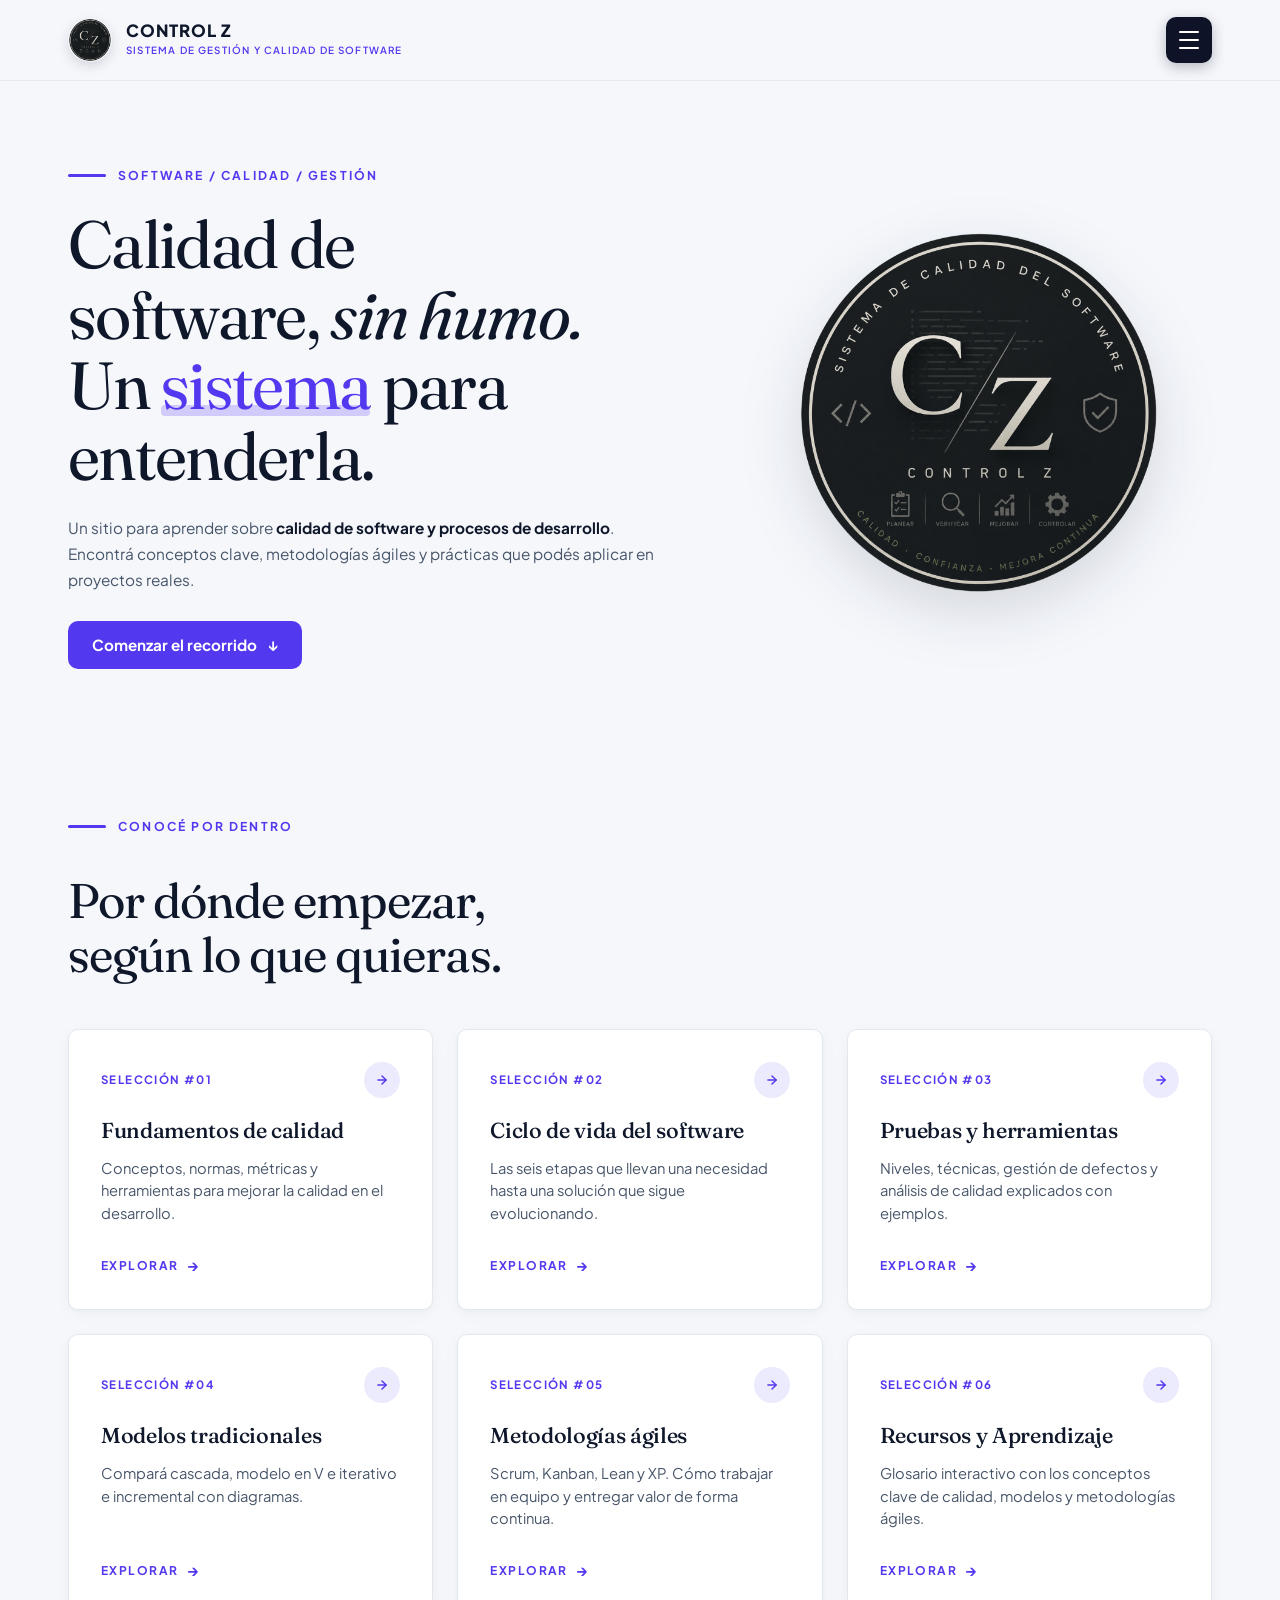
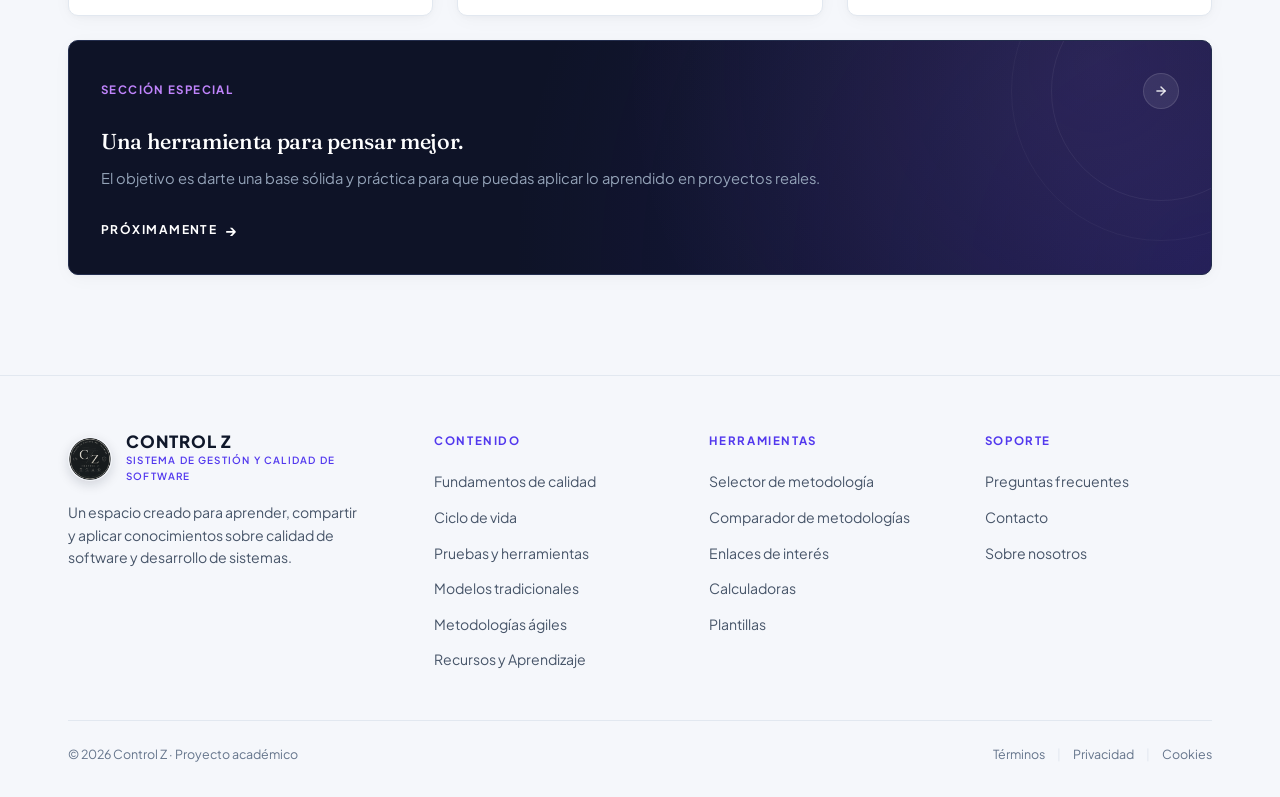
<file: index.html>
<!DOCTYPE html>
<html lang="es">
<head>
  <meta charset="UTF-8">
  <meta name="viewport" content="width=device-width, initial-scale=1.0">
  <title>Control Z — Calidad de Software, sin humo | Proyecto SGCS</title>
  <meta name="description" content="Un sitio educativo y práctico sobre gestión de calidad de software y procesos de desarrollo. Conceptos clave, metodologías ágiles y buenas prácticas.">

  <!-- Google Fonts: Fraunces (Editorial Serif) + Plus Jakarta Sans (Clean Modern Sans) + IBM Plex Mono -->
  <link rel="preconnect" href="https://fonts.googleapis.com">
  <link rel="preconnect" href="https://fonts.gstatic.com" crossorigin>
  <link href="https://fonts.googleapis.com/css2?family=Fraunces:ital,opsz,wght@0,9..144,400;0,9..144,500;0,9..144,600;1,9..144,400&family=IBM+Plex+Mono:wght@400;500;600&family=Plus+Jakarta+Sans:wght@400;500;600;700;800&display=swap" rel="stylesheet">

  <!-- Hoja de estilos principal -->
  <link rel="stylesheet" href="css/styles.css">
  <link rel="stylesheet" href="css/site-menu.css">
  <link rel="stylesheet" href="css/scroll-reveal.css">
</head>
<body>

  <!-- ========================================================================
       HEADER / NAVEGACIÓN SUPERIOR
       ======================================================================== -->
  <header class="site-header" id="siteHeader">
    <div class="container header-container">
      <!-- Marca: Avatar Cz + Texto -->
      <a href="#hero" class="brand" aria-label="Control Z - Inicio">
        <img class="brand-avatar" src="img/Los_Control_Z.png" alt="">
        <div class="brand-text">
          <span class="brand-title">CONTROL Z</span>
          <span class="brand-subtitle">SISTEMA DE GESTIÓN Y CALIDAD DE SOFTWARE</span>
        </div>
      </a>

      <!-- Botón Hamburguesa: abre el menú de navegación completo -->
      <button class="menu-toggle" id="menuToggle" aria-expanded="false" aria-controls="siteMenu" aria-label="Abrir menú de navegación">
        <span class="menu-toggle-line" aria-hidden="true"></span>
        <span class="menu-toggle-line" aria-hidden="true"></span>
        <span class="menu-toggle-line" aria-hidden="true"></span>
      </button>

    </div>
  </header>

  <main>
    <!-- ========================================================================
         HERO SECTION (PRIMERA VISTA)
         ======================================================================== -->
    <section class="hero-section" id="hero">
      <div class="container hero-grid">
        <!-- Columna Izquierda: Mensaje Editorial y Propuesta de Valor -->
        <div class="hero-content">
          <div class="eyebrow">
            <span class="eyebrow-line" aria-hidden="true"></span>
            <span class="eyebrow-text">SOFTWARE / CALIDAD / GESTIÓN</span>
          </div>

          <h1 class="hero-title">
            Calidad de<br>
            software, <em>sin humo.</em><br>
            Un <span class="highlight-sistema">sistema</span> para<br>
            entenderla.
          </h1>

          <p class="hero-desc">
            Un sitio para aprender sobre <strong>calidad de software y procesos de desarrollo</strong>. Encontrá conceptos clave, metodologías ágiles y prácticas que podés aplicar en proyectos reales.
          </p>

          <a class="hero-cta" href="#secciones">Comenzar el recorrido <span aria-hidden="true">↓</span></a>
        </div>

        <!-- Columna Derecha: Emblema / Sello de Calidad -->
        <div class="hero-visual">
          <div class="emblem-card">
            <img src="img/Los_Control_Z.png" alt="Emblema de Calidad Control Z - Software Quality Assurance" class="emblem-img" width="360" height="360">
          </div>
        </div>
      </div>
    </section>

    <!-- ========================================================================
         SECCIÓN: CONOCÉ POR DENTRO (TARJETAS DE SELECCIÓN)
         ======================================================================== -->
    <section class="explore-section" id="secciones">
      <div class="container">
        <!-- Cabecera de Sección -->
        <div class="section-header">
          <div class="eyebrow">
            <span class="eyebrow-line" aria-hidden="true"></span>
            <span class="eyebrow-text">CONOCÉ POR DENTRO</span>
          </div>
          <h2 class="section-title">
            Por dónde empezar,<br>
            según lo que quieras.
          </h2>
        </div>

        <!-- Grilla de Tarjetas -->
        <div class="cards-grid">
          <!-- Tarjeta 01 -->
          <a href="pages/fundamentos.html" class="explore-card" id="card-01">
            <div class="card-top">
              <span class="card-tag">SELECCIÓN #01</span>
              <span class="card-arrow-circle" aria-hidden="true">
                <svg viewBox="0 0 24 24" fill="none" stroke="currentColor" stroke-width="2.5" stroke-linecap="round" stroke-linejoin="round">
                  <line x1="5" y1="12" x2="19" y2="12"></line>
                  <polyline points="12 5 19 12 12 19"></polyline>
                </svg>
              </span>
            </div>
            <h3 class="card-title">Fundamentos de calidad</h3>
            <p class="card-text">Conceptos, normas, métricas y herramientas para mejorar la calidad en el desarrollo.</p>
            <div class="card-action">
              <span>EXPLORAR</span>
              <span class="action-arrow">→</span>
            </div>
          </a>

          <!-- Tarjeta 02 -->
          <a href="pages/ciclo-de-vida.html" class="explore-card" id="card-02">
            <div class="card-top">
              <span class="card-tag">SELECCIÓN #02</span>
              <span class="card-arrow-circle" aria-hidden="true">
                <svg viewBox="0 0 24 24" fill="none" stroke="currentColor" stroke-width="2.5" stroke-linecap="round" stroke-linejoin="round">
                  <line x1="5" y1="12" x2="19" y2="12"></line>
                  <polyline points="12 5 19 12 12 19"></polyline>
                </svg>
              </span>
            </div>
            <h3 class="card-title">Ciclo de vida del software</h3>
            <p class="card-text">Las seis etapas que llevan una necesidad hasta una solución que sigue evolucionando.</p>
            <div class="card-action">
              <span>EXPLORAR</span>
              <span class="action-arrow">→</span>
            </div>
          </a>

          <a href="pages/calidad-pruebas.html" class="explore-card" id="card-calidad-pruebas">
            <div class="card-top"><span class="card-tag">SELECCIÓN #03</span><span class="card-arrow-circle" aria-hidden="true"><svg viewBox="0 0 24 24" fill="none" stroke="currentColor" stroke-width="2.5" stroke-linecap="round" stroke-linejoin="round"><line x1="5" y1="12" x2="19" y2="12"></line><polyline points="12 5 19 12 12 19"></polyline></svg></span></div>
            <h3 class="card-title">Pruebas y herramientas</h3>
            <p class="card-text">Niveles, técnicas, gestión de defectos y análisis de calidad explicados con ejemplos.</p>
            <div class="card-action"><span>EXPLORAR</span><span class="action-arrow">→</span></div>
          </a>

          <a href="pages/modelos-tradicionales.html" class="explore-card" id="card-modelos">
            <div class="card-top"><span class="card-tag">SELECCIÓN #04</span><span class="card-arrow-circle" aria-hidden="true"><svg viewBox="0 0 24 24" fill="none" stroke="currentColor" stroke-width="2.5" stroke-linecap="round" stroke-linejoin="round"><line x1="5" y1="12" x2="19" y2="12"></line><polyline points="12 5 19 12 12 19"></polyline></svg></span></div>
            <h3 class="card-title">Modelos tradicionales</h3>
            <p class="card-text">Compará cascada, modelo en V e iterativo e incremental con diagramas.</p>
            <div class="card-action"><span>EXPLORAR</span><span class="action-arrow">→</span></div>
          </a>

          <!-- Tarjeta 05 -->
          <a href="pages/metodologias-agiles.html" class="explore-card" id="card-03">
            <div class="card-top">
              <span class="card-tag">SELECCIÓN #05</span>
              <span class="card-arrow-circle" aria-hidden="true">
                <svg viewBox="0 0 24 24" fill="none" stroke="currentColor" stroke-width="2.5" stroke-linecap="round" stroke-linejoin="round">
                  <line x1="5" y1="12" x2="19" y2="12"></line>
                  <polyline points="12 5 19 12 12 19"></polyline>
                </svg>
              </span>
            </div>
            <h3 class="card-title">Metodologías ágiles</h3>
            <p class="card-text">Scrum, Kanban, Lean y XP. Cómo trabajar en equipo y entregar valor de forma continua.</p>
            <div class="card-action">
              <span>EXPLORAR</span>
              <span class="action-arrow">→</span>
            </div>
          </a>

          <!-- Tarjeta 06 -->
          <a href="pages/recursos-aprendizaje.html" class="explore-card card-wide" id="card-04">
            <div class="card-top">
              <span class="card-tag">SELECCIÓN #06</span>
              <span class="card-arrow-circle" aria-hidden="true">
                <svg viewBox="0 0 24 24" fill="none" stroke="currentColor" stroke-width="2.5" stroke-linecap="round" stroke-linejoin="round">
                  <line x1="5" y1="12" x2="19" y2="12"></line>
                  <polyline points="12 5 19 12 12 19"></polyline>
                </svg>
              </span>
            </div>
            <h3 class="card-title">Recursos y Aprendizaje</h3>
            <p class="card-text">Glosario interactivo con los conceptos clave de calidad, modelos y metodologías ágiles.</p>
            <div class="card-action">
              <span>EXPLORAR</span>
              <span class="action-arrow">→</span>
            </div>
          </a>

          <!-- Tarjeta especial (Oscura / ancho completo) -->
          <a href="pages/en-construccion.html?seccion=Aplicaci%C3%B3n%20pr%C3%A1ctica" class="explore-card card-featured" id="card-especial">
            <div class="card-top">
              <span class="card-tag">SECCIÓN ESPECIAL</span>
              <span class="card-arrow-circle" aria-hidden="true">
                <svg viewBox="0 0 24 24" fill="none" stroke="currentColor" stroke-width="2.5" stroke-linecap="round" stroke-linejoin="round">
                  <line x1="5" y1="12" x2="19" y2="12"></line>
                  <polyline points="12 5 19 12 12 19"></polyline>
                </svg>
              </span>
            </div>
            <h3 class="card-title">Una herramienta para pensar mejor.</h3>
            <p class="card-text">El objetivo es darte una base sólida y práctica para que puedas aplicar lo aprendido en proyectos reales.</p>
            <div class="card-action">
              <span>PRÓXIMAMENTE</span>
              <span class="action-arrow">→</span>
            </div>
          </a>
        </div>
      </div>
    </section>
  </main>

  <!-- ========================================================================
       FOOTER (PIE DE PÁGINA)
       ======================================================================== -->
  <footer class="site-footer">
    <div class="container">
      <div class="footer-top">
        <!-- Columna 1: Marca y Propósito -->
        <div class="footer-brand">
          <a href="#hero" class="brand" aria-label="Control Z">
            <img class="brand-avatar" src="img/Los_Control_Z.png" alt="">
            <div class="brand-text">
              <span class="brand-title">CONTROL Z</span>
              <span class="brand-subtitle">SISTEMA DE GESTIÓN Y CALIDAD DE SOFTWARE</span>
            </div>
          </a>
          <p class="footer-desc">
            Un espacio creado para aprender, compartir y aplicar conocimientos sobre calidad de software y desarrollo de sistemas.
          </p>
        </div>

        <!-- Columna 2: Contenido -->
        <div class="footer-col">
          <h4 class="footer-col-title">CONTENIDO</h4>
          <ul class="footer-links">
            <li><a href="pages/fundamentos.html">Fundamentos de calidad</a></li>
            <li><a href="pages/ciclo-de-vida.html">Ciclo de vida</a></li>
            <li><a href="pages/calidad-pruebas.html">Pruebas y herramientas</a></li>
            <li><a href="pages/modelos-tradicionales.html">Modelos tradicionales</a></li>
            <li><a href="pages/metodologias-agiles.html">Metodologías ágiles</a></li>
            <li><a href="pages/recursos-aprendizaje.html">Recursos y Aprendizaje</a></li>
          </ul>
        </div>

        <!-- Columna 3: Herramientas -->
        <div class="footer-col">
          <h4 class="footer-col-title">HERRAMIENTAS</h4>
          <ul class="footer-links">
            <li><a href="pages/metodologias-agiles.html#selector-metodologia">Selector de metodología</a></li>
            <li><a href="pages/comparador-metodologias.html">Comparador de metodologías</a></li>
            <li><a href="pages/recursos-aprendizaje.html#enlaces">Enlaces de interés</a></li>
            <li><a href="pages/en-construccion.html?seccion=Calculadoras">Calculadoras</a></li>
            <li><a href="pages/en-construccion.html?seccion=Plantillas">Plantillas</a></li>
          </ul>
        </div>

        <!-- Columna 4: Soporte -->
        <div class="footer-col">
          <h4 class="footer-col-title">SOPORTE</h4>
          <ul class="footer-links">
            <li><a href="pages/recursos-aprendizaje.html#faq">Preguntas frecuentes</a></li>
            <li><a href="pages/en-construccion.html?seccion=Contacto">Contacto</a></li>
            <li><a href="pages/sobre-nosotros.html">Sobre nosotros</a></li>
          </ul>
        </div>
      </div>

      <!-- Barra de Copyright Inferior -->
      <div class="footer-bottom">
        <p class="footer-copyright">© 2026 Control Z · Proyecto académico</p>
        <div class="footer-legal-links">
          <a href="pages/en-construccion.html?seccion=T%C3%A9rminos">Términos</a>
          <span class="footer-separator">|</span>
          <a href="pages/en-construccion.html?seccion=Privacidad">Privacidad</a>
          <span class="footer-separator">|</span>
          <a href="pages/en-construccion.html?seccion=Cookies">Cookies</a>
        </div>
      </div>
    </div>
  </footer>

  <div class="menu-overlay" id="siteMenu" aria-hidden="true"></div>

  <!-- Script interactivo principal -->
  <script src="js/main.js"></script>
  <script src="js/scroll-reveal.js"></script>
</body>
</html>
</file>
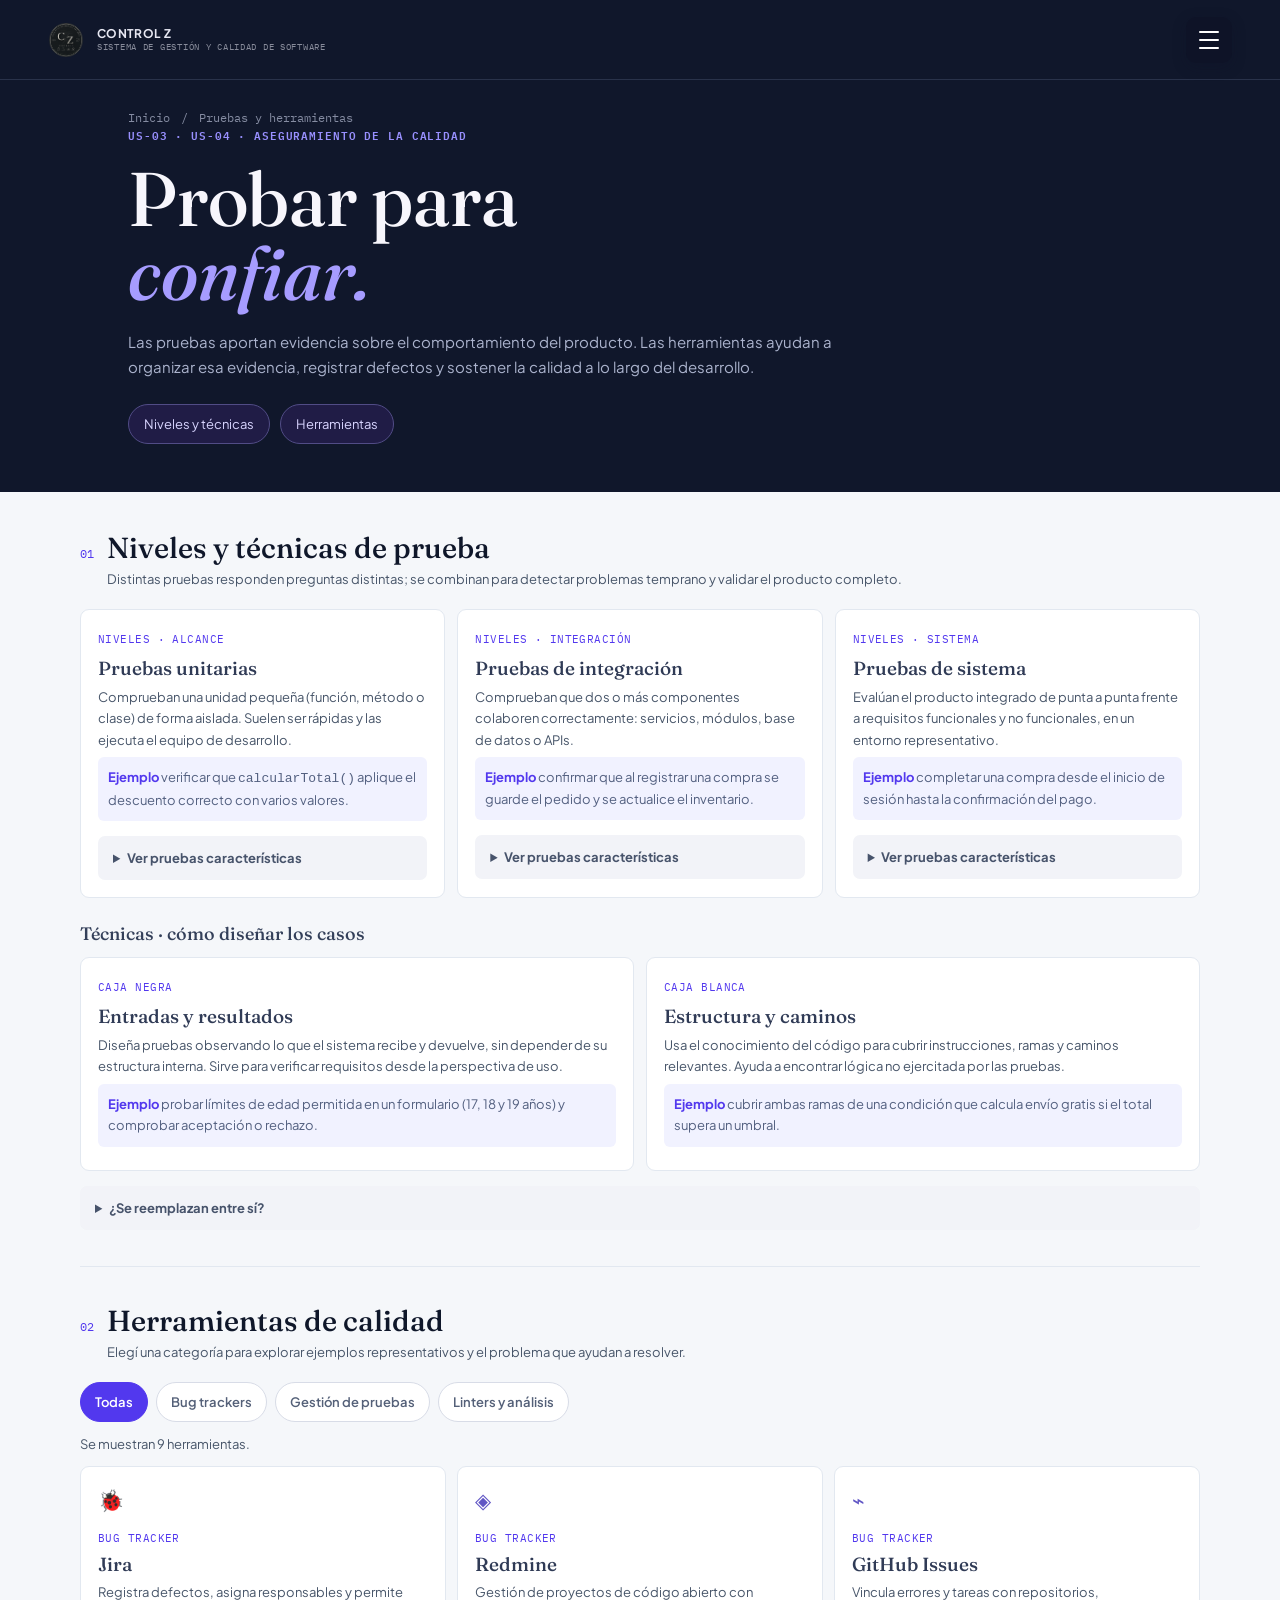
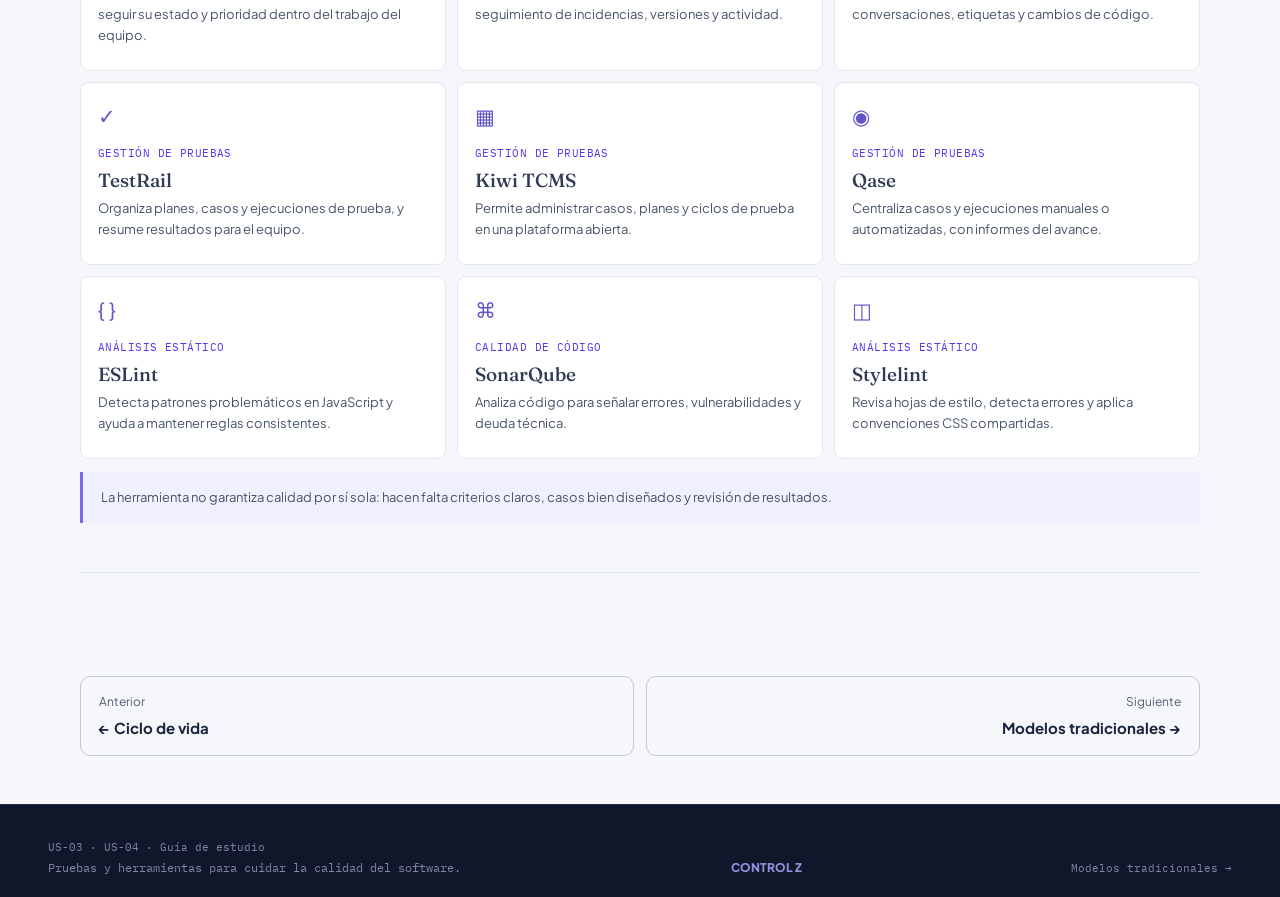
<file: pages/calidad-pruebas.html>
<!doctype html>
<html lang="es">
<head>
  <meta charset="utf-8"><meta name="viewport" content="width=device-width, initial-scale=1">
  <meta name="description" content="Niveles, técnicas y herramientas para asegurar la calidad del software.">
  <title>Pruebas y herramientas de calidad — Control Z</title>
  <link rel="preconnect" href="https://fonts.googleapis.com"><link rel="preconnect" href="https://fonts.gstatic.com" crossorigin>
  <link href="https://fonts.googleapis.com/css2?family=Fraunces:ital,opsz,wght@0,9..144,500;0,9..144,600;1,9..144,500&family=IBM+Plex+Mono:wght@400;500&family=Plus+Jakarta+Sans:wght@400;500;600;700;800&display=swap" rel="stylesheet">
  <link rel="stylesheet" href="../css/guias.css"><link rel="stylesheet" href="../css/site-menu.css"><link rel="stylesheet" href="../css/scroll-reveal.css"><link rel="stylesheet" href="../css/historias.css">
</head>
<body class="agile-page"><header class="guide-header"><a class="guide-brand" href="../index.html"><img class="brand-mark" src="../img/Los_Control_Z.png" alt=""><span><strong>CONTROL Z</strong><small>SISTEMA DE GESTIÓN Y CALIDAD DE SOFTWARE</small></span></a><button class="menu-toggle" id="menuToggle" type="button" aria-label="Abrir menú de navegación" aria-expanded="false" aria-controls="siteMenu"><span class="menu-toggle-line"></span><span class="menu-toggle-line"></span><span class="menu-toggle-line"></span></button></header>
<main><section class="story-hero"><div class="story-wrap"><div class="breadcrumbs"><a href="../index.html">Inicio</a><span>/</span><span aria-current="page">Pruebas y herramientas</span></div><span class="micro-tag">US-03 · US-04 · ASEGURAMIENTO DE LA CALIDAD</span><h1>Probar para<br><em>confiar.</em></h1><p>Las pruebas aportan evidencia sobre el comportamiento del producto. Las herramientas ayudan a organizar esa evidencia, registrar defectos y sostener la calidad a lo largo del desarrollo.</p><nav class="story-jump" aria-label="Secciones de calidad"><a href="#niveles">Niveles y técnicas</a><a href="#herramientas">Herramientas</a></nav></div></section>
<div class="story-wrap story-content"><section class="story-section" id="niveles"><header class="story-heading"><span>01</span><div><h2>Niveles y técnicas de prueba</h2><p>Distintas pruebas responden preguntas distintas; se combinan para detectar problemas temprano y validar el producto completo.</p></div></header>
<div class="comparison-grid"><article class="info-card"><span class="card-kicker">NIVELES · ALCANCE</span><h3>Pruebas unitarias</h3><p>Comprueban una unidad pequeña (función, método o clase) de forma aislada. Suelen ser rápidas y las ejecuta el equipo de desarrollo.</p><p class="example"><strong>Ejemplo</strong> verificar que <code>calcularTotal()</code> aplique el descuento correcto con varios valores.</p></article><article class="info-card"><span class="card-kicker">NIVELES · INTEGRACIÓN</span><h3>Pruebas de integración</h3><p>Comprueban que dos o más componentes colaboren correctamente: servicios, módulos, base de datos o APIs.</p><p class="example"><strong>Ejemplo</strong> confirmar que al registrar una compra se guarde el pedido y se actualice el inventario.</p></article><article class="info-card"><span class="card-kicker">NIVELES · SISTEMA</span><h3>Pruebas de sistema</h3><p>Evalúan el producto integrado de punta a punta frente a requisitos funcionales y no funcionales, en un entorno representativo.</p><p class="example"><strong>Ejemplo</strong> completar una compra desde el inicio de sesión hasta la confirmación del pago.</p></article></div>
<h3 class="subheading">Técnicas · cómo diseñar los casos</h3><div class="comparison-grid two"><article class="info-card"><span class="card-kicker">CAJA NEGRA</span><h3>Entradas y resultados</h3><p>Diseña pruebas observando lo que el sistema recibe y devuelve, sin depender de su estructura interna. Sirve para verificar requisitos desde la perspectiva de uso.</p><p class="example"><strong>Ejemplo</strong> probar límites de edad permitida en un formulario (17, 18 y 19 años) y comprobar aceptación o rechazo.</p></article><article class="info-card"><span class="card-kicker">CAJA BLANCA</span><h3>Estructura y caminos</h3><p>Usa el conocimiento del código para cubrir instrucciones, ramas y caminos relevantes. Ayuda a encontrar lógica no ejercitada por las pruebas.</p><p class="example"><strong>Ejemplo</strong> cubrir ambas ramas de una condición que calcula envío gratis si el total supera un umbral.</p></article></div>
<details class="more-detail"><summary>¿Se reemplazan entre sí?</summary><p>No. Caja negra y caja blanca son técnicas complementarias; pueden aplicarse en distintos niveles. Una prueba unitaria, por ejemplo, puede diseñarse con conocimiento interno y comprobar resultados observables.</p></details></section>
<section class="story-section" id="herramientas"><header class="story-heading"><span>02</span><div><h2>Herramientas de calidad</h2><p>Elegí una categoría para explorar ejemplos representativos y el problema que ayudan a resolver.</p></div></header><div class="filter-bar" role="group" aria-label="Filtrar herramientas por categoría"><button type="button" class="filter-button is-selected" data-filter="all" aria-pressed="true">Todas</button><button type="button" class="filter-button" data-filter="bugs" aria-pressed="false">Bug trackers</button><button type="button" class="filter-button" data-filter="tests" aria-pressed="false">Gestión de pruebas</button><button type="button" class="filter-button" data-filter="analysis" aria-pressed="false">Linters y análisis</button></div><p id="filterStatus" class="filter-status" aria-live="polite">Se muestran 9 herramientas.</p><div class="tool-grid" id="toolGrid">
<article class="tool-card" data-category="bugs"><span class="tool-icon" aria-hidden="true">🐞</span><small>BUG TRACKER</small><h3>Jira</h3><p>Registra defectos, asigna responsables y permite seguir su estado y prioridad dentro del trabajo del equipo.</p></article><article class="tool-card" data-category="bugs"><span class="tool-icon" aria-hidden="true">◈</span><small>BUG TRACKER</small><h3>Redmine</h3><p>Gestión de proyectos de código abierto con seguimiento de incidencias, versiones y actividad.</p></article><article class="tool-card" data-category="bugs"><span class="tool-icon" aria-hidden="true">⌁</span><small>BUG TRACKER</small><h3>GitHub Issues</h3><p>Vincula errores y tareas con repositorios, conversaciones, etiquetas y cambios de código.</p></article>
<article class="tool-card" data-category="tests"><span class="tool-icon" aria-hidden="true">✓</span><small>GESTIÓN DE PRUEBAS</small><h3>TestRail</h3><p>Organiza planes, casos y ejecuciones de prueba, y resume resultados para el equipo.</p></article><article class="tool-card" data-category="tests"><span class="tool-icon" aria-hidden="true">▦</span><small>GESTIÓN DE PRUEBAS</small><h3>Kiwi TCMS</h3><p>Permite administrar casos, planes y ciclos de prueba en una plataforma abierta.</p></article><article class="tool-card" data-category="tests"><span class="tool-icon" aria-hidden="true">◉</span><small>GESTIÓN DE PRUEBAS</small><h3>Qase</h3><p>Centraliza casos y ejecuciones manuales o automatizadas, con informes del avance.</p></article>
<article class="tool-card" data-category="analysis"><span class="tool-icon" aria-hidden="true">{ }</span><small>ANÁLISIS ESTÁTICO</small><h3>ESLint</h3><p>Detecta patrones problemáticos en JavaScript y ayuda a mantener reglas consistentes.</p></article><article class="tool-card" data-category="analysis"><span class="tool-icon" aria-hidden="true">⌘</span><small>CALIDAD DE CÓDIGO</small><h3>SonarQube</h3><p>Analiza código para señalar errores, vulnerabilidades y deuda técnica.</p></article><article class="tool-card" data-category="analysis"><span class="tool-icon" aria-hidden="true">◫</span><small>ANÁLISIS ESTÁTICO</small><h3>Stylelint</h3><p>Revisa hojas de estilo, detecta errores y aplica convenciones CSS compartidas.</p></article></div><p class="empty-state" id="emptyTools" hidden>No hay herramientas en esta categoría.</p><p class="story-note">La herramienta no garantiza calidad por sí sola: hacen falta criterios claros, casos bien diseñados y revisión de resultados.</p></section></div></main>
<footer class="guide-footer"><div><span>US-03 · US-04 · Guía de estudio</span><small>Pruebas y herramientas para cuidar la calidad del software.</small></div><strong>CONTROL Z</strong><a href="modelos-tradicionales.html">Modelos tradicionales →</a></footer>
<div class="menu-overlay" id="siteMenu" aria-hidden="true"></div><script src="../js/main.js"></script><script src="../js/historias.js"></script><script src="../js/scroll-reveal.js"></script>
</body></html>
</file>
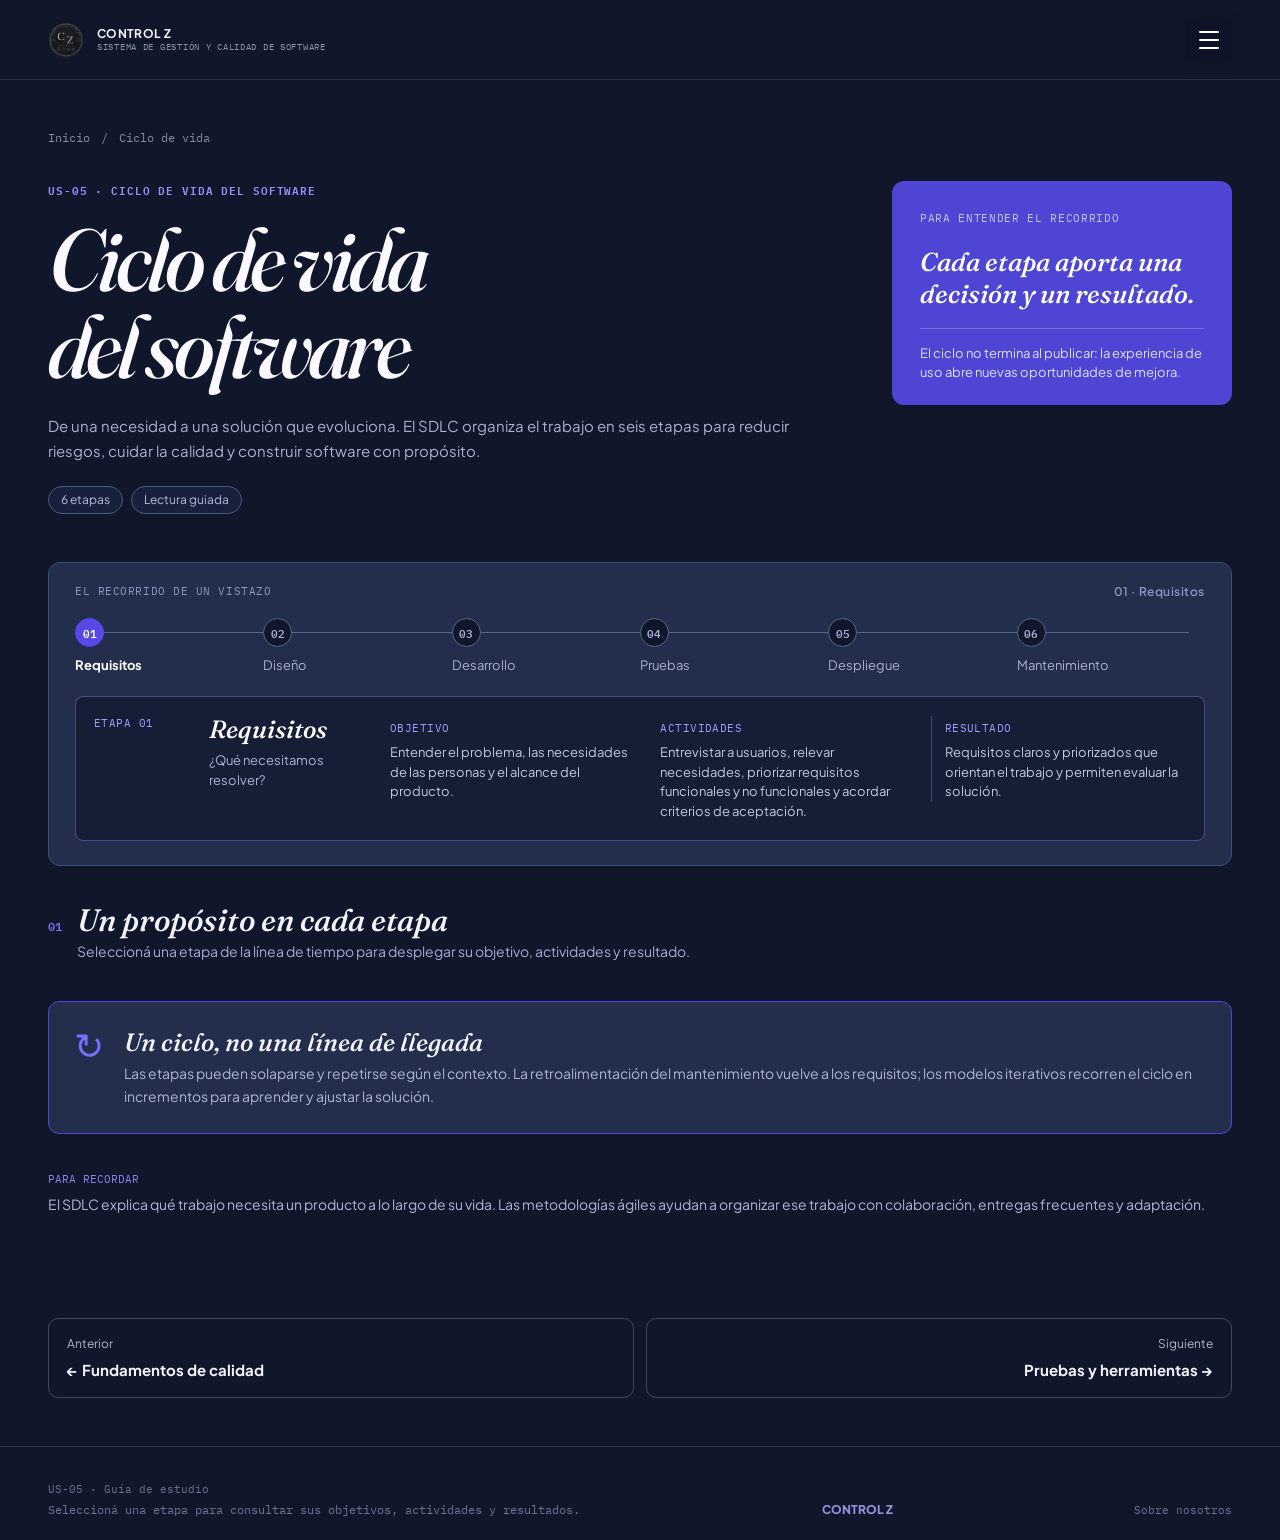
<file: pages/ciclo-de-vida.html>
<!doctype html>
<html lang="es">
<head>
  <meta charset="utf-8">
  <meta name="viewport" content="width=device-width, initial-scale=1">
  <meta name="description" content="Conocé las seis etapas del ciclo de vida del software (SDLC), sus objetivos, actividades y resultados.">
  <title>Ciclo de vida del software — Control Z</title>
  <link rel="preconnect" href="https://fonts.googleapis.com">
  <link rel="preconnect" href="https://fonts.gstatic.com" crossorigin>
  <link href="https://fonts.googleapis.com/css2?family=Fraunces:ital,opsz,wght@0,9..144,500;0,9..144,600;1,9..144,500;1,9..144,600&family=IBM+Plex+Mono:wght@400;500;600&family=Plus+Jakarta+Sans:wght@400;500;600;700;800&display=swap" rel="stylesheet">
  <link rel="stylesheet" href="../css/guias.css">
  <link rel="stylesheet" href="../css/site-menu.css">
  <link rel="stylesheet" href="../css/scroll-reveal.css">
</head>
<body class="sdlc-page">
  <header class="guide-header">
    <a class="guide-brand" href="../index.html" aria-label="Control Z, inicio"><img class="brand-mark" src="../img/Los_Control_Z.png" alt=""><span><strong>CONTROL Z</strong><small>SISTEMA DE GESTIÓN Y CALIDAD DE SOFTWARE</small></span></a>
    <button class="menu-toggle" id="menuToggle" type="button" aria-label="Abrir menú de navegación" aria-expanded="false" aria-controls="siteMenu"><span class="menu-toggle-line"></span><span class="menu-toggle-line"></span><span class="menu-toggle-line"></span></button>
  </header>
  <main>
    <section class="sdlc-hero guide-wrap" id="inicio">
      <div class="breadcrumbs"><a href="../index.html">Inicio</a><span>/</span><span aria-current="page">Ciclo de vida</span></div>
      <div class="sdlc-intro">
        <div class="sdlc-title-block"><span class="micro-tag">US-05 · CICLO DE VIDA DEL SOFTWARE</span><h1>Ciclo de vida<br>del software</h1><p>De una necesidad a una solución que evoluciona. El SDLC organiza el trabajo en seis etapas para reducir riesgos, cuidar la calidad y construir software con propósito.</p><div class="pills"><span>6 etapas</span><span>Lectura guiada</span></div></div>
        <aside class="quote-card"><small>PARA ENTENDER EL RECORRIDO</small><blockquote>Cada etapa aporta una decisión y un resultado.</blockquote><p>El ciclo no termina al publicar: la experiencia de uso abre nuevas oportunidades de mejora.</p></aside>
      </div>
      <div class="journey" aria-label="Etapas del ciclo de vida"><div class="journey-heading"><span>EL RECORRIDO DE UN VISTAZO</span><span id="journeyStatus" aria-live="polite">Elegí una etapa para ver su detalle</span></div><div class="journey-track" id="journeyTrack"></div><section class="journey-detail" id="journeyDetail" aria-live="polite" aria-hidden="true"><div class="journey-detail-inner" id="journeyDetailContent"></div></section></div>
    </section>
    <section class="stage-section guide-wrap" id="etapas">
      <div class="section-lead"><span class="section-number">01</span><div><h2>Un propósito en cada etapa</h2><p>Seleccioná una etapa de la línea de tiempo para desplegar su objetivo, actividades y resultado.</p></div></div>
      <aside class="cycle-note"><span class="cycle-icon" aria-hidden="true">↻</span><div><h2>Un ciclo, no una línea de llegada</h2><p>Las etapas pueden solaparse y repetirse según el contexto. La retroalimentación del mantenimiento vuelve a los requisitos; los modelos iterativos recorren el ciclo en incrementos para aprender y ajustar la solución.</p></div></aside>
      <p class="remember"><span>PARA RECORDAR</span>El SDLC explica qué trabajo necesita un producto a lo largo de su vida. Las metodologías ágiles ayudan a organizar ese trabajo con colaboración, entregas frecuentes y adaptación.</p>
    </section>
  </main>
  <footer class="guide-footer"><div><span>US-05 · Guía de estudio</span><small>Seleccioná una etapa para consultar sus objetivos, actividades y resultados.</small></div><strong>CONTROL Z</strong><a href="sobre-nosotros.html">Sobre nosotros</a></footer>
  <script src="../js/guias.js"></script>
  <div class="menu-overlay" id="siteMenu" aria-hidden="true"></div>
  <script src="../js/main.js"></script>
  <script src="../js/scroll-reveal.js"></script>
</body>
</html>
</file>
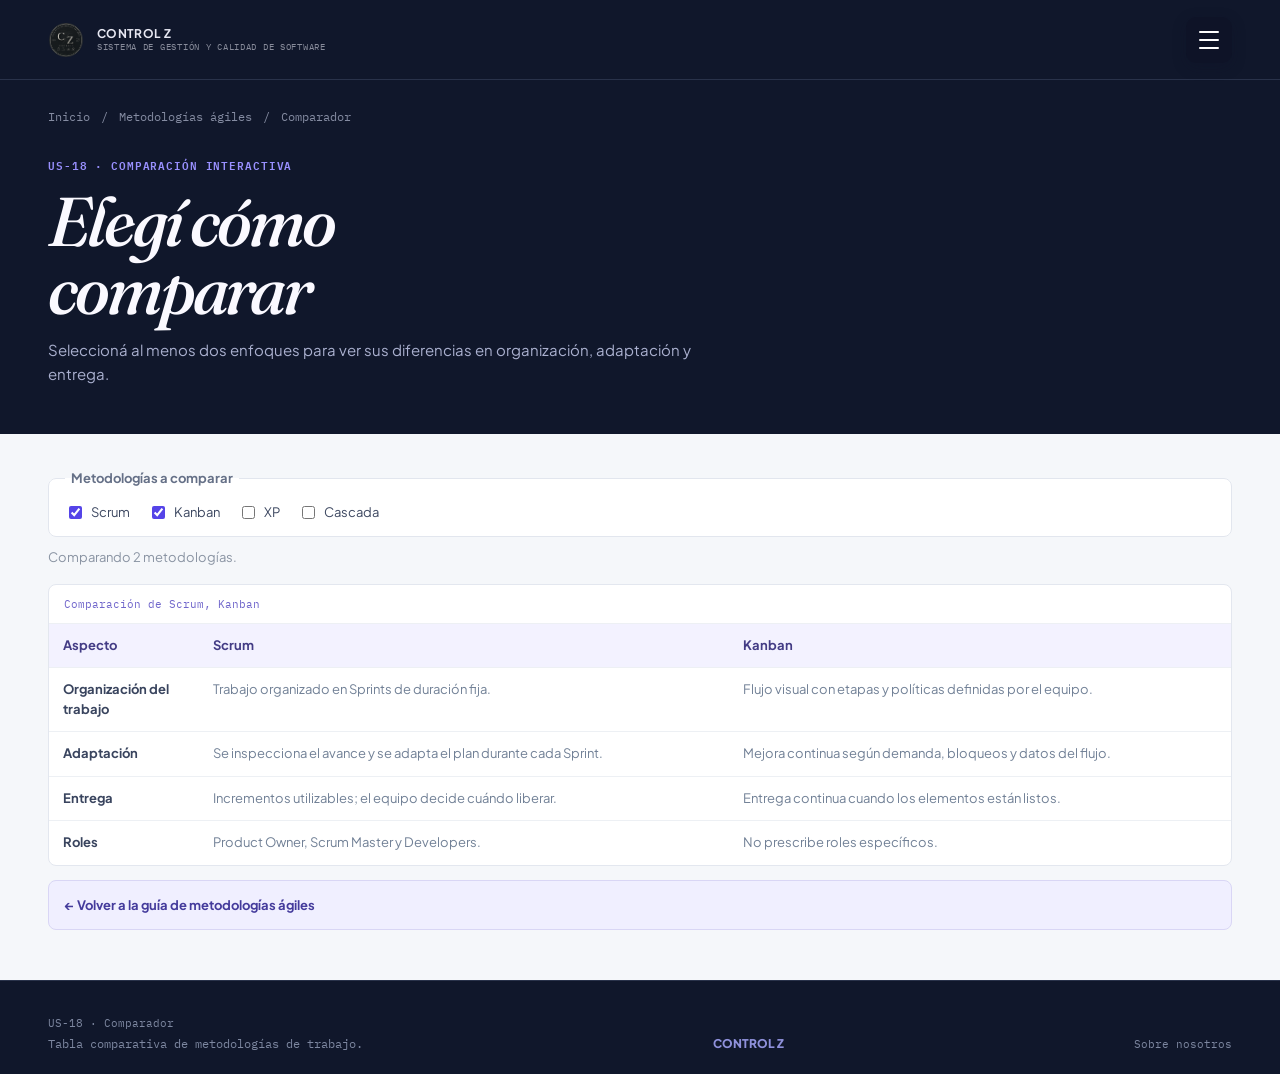
<file: pages/comparador-metodologias.html>
<!doctype html>
<html lang="es">
<head>
  <meta charset="utf-8">
  <meta name="viewport" content="width=device-width, initial-scale=1">
  <meta name="description" content="Compará Scrum, Kanban, XP y Cascada según su organización del trabajo.">
  <title>Comparador de metodologías — Control Z</title>
  <link rel="preconnect" href="https://fonts.googleapis.com">
  <link rel="preconnect" href="https://fonts.gstatic.com" crossorigin>
  <link href="https://fonts.googleapis.com/css2?family=Fraunces:ital,opsz,wght@0,9..144,500;0,9..144,600;1,9..144,500;1,9..144,600&family=IBM+Plex+Mono:wght@400;500;600&family=Plus+Jakarta+Sans:wght@400;500;600;700;800&display=swap" rel="stylesheet">
  <link rel="stylesheet" href="../css/guias.css">
  <link rel="stylesheet" href="../css/site-menu.css">
</head>
<body class="agile-page">
  <header class="guide-header"><a class="guide-brand" href="../index.html" aria-label="Control Z, inicio"><img class="brand-mark" src="../img/Los_Control_Z.png" alt=""><span><strong>CONTROL Z</strong><small>SISTEMA DE GESTIÓN Y CALIDAD DE SOFTWARE</small></span></a><button class="menu-toggle" id="menuToggle" type="button" aria-label="Abrir menú de navegación" aria-expanded="false" aria-controls="siteMenu"><span class="menu-toggle-line"></span><span class="menu-toggle-line"></span><span class="menu-toggle-line"></span></button></header>
  <main>
    <section class="agile-hero guide-wrap"><div class="breadcrumbs"><a href="../index.html">Inicio</a><span>/</span><a href="metodologias-agiles.html">Metodologías ágiles</a><span>/</span><span>Comparador</span></div><div class="agile-intro"><div><span class="micro-tag">US-18 · COMPARACIÓN INTERACTIVA</span><h1>Elegí cómo<br>comparar</h1><p>Seleccioná al menos dos enfoques para ver sus diferencias en organización, adaptación y entrega.</p></div></div></section>
    <section class="compare-page guide-wrap">
      <fieldset class="compare-options"><legend>Metodologías a comparar</legend><label><input type="checkbox" value="Scrum" checked> Scrum</label><label><input type="checkbox" value="Kanban" checked> Kanban</label><label><input type="checkbox" value="XP"> XP</label><label><input type="checkbox" value="Cascada"> Cascada</label></fieldset>
      <p class="section-note" id="compareStatus" aria-live="polite">Seleccioná dos o más metodologías para actualizar la tabla.</p>
      <div class="compare-table-wrap" id="compareOutput" aria-live="polite"></div>
      <a class="compare-page-link" href="metodologias-agiles.html">← Volver a la guía de metodologías ágiles</a>
    </section>
  </main>
  <footer class="guide-footer"><div><span>US-18 · Comparador</span><small>Tabla comparativa de metodologías de trabajo.</small></div><strong>CONTROL Z</strong><a href="sobre-nosotros.html">Sobre nosotros</a></footer>
  <script src="../js/guias.js"></script>
  <div class="menu-overlay" id="siteMenu" aria-hidden="true"></div>
  <script src="../js/main.js"></script>
</body>
</html>
</file>
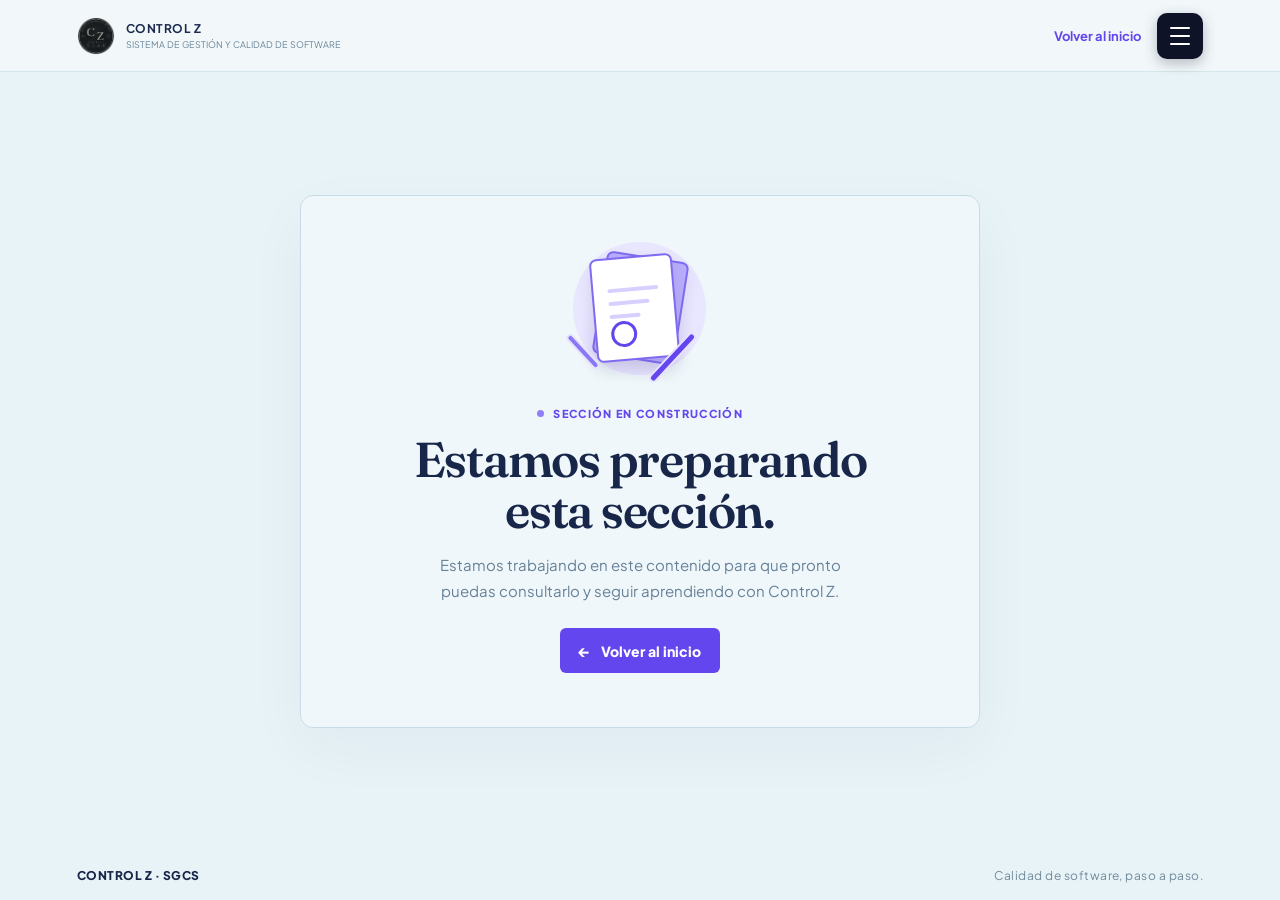
<file: pages/en-construccion.html>
<!doctype html>
<html lang="es">
<head>
  <meta charset="utf-8">
  <meta name="viewport" content="width=device-width, initial-scale=1">
  <meta name="description" content="Esta sección de Control Z está en construcción.">
  <title>En construcción — Control Z</title>
  <link rel="preconnect" href="https://fonts.googleapis.com">
  <link rel="preconnect" href="https://fonts.gstatic.com" crossorigin>
  <link href="https://fonts.googleapis.com/css2?family=Fraunces:opsz,wght@9..144,500;9..144,600;9..144,700&family=Plus+Jakarta+Sans:wght@400;500;600;700;800&display=swap" rel="stylesheet">
  <link rel="stylesheet" href="../css/placeholder.css">
  <link rel="stylesheet" href="../css/site-menu.css">
  <link rel="stylesheet" href="../css/scroll-reveal.css">
</head>
<body>
  <header class="topbar">
    <a href="../index.html" class="brand" aria-label="Control Z, volver al inicio">
      <img class="brand-mark" src="../img/Los_Control_Z.png" alt="">
      <span class="brand-copy"><strong>CONTROL Z</strong><small>SISTEMA DE GESTIÓN Y CALIDAD DE SOFTWARE</small></span>
    </a>
    <div class="topbar-actions"><a class="home-link return-link" href="../index.html">Volver al inicio</a><button class="menu-toggle" id="menuToggle" type="button" aria-expanded="false" aria-controls="siteMenu" aria-label="Abrir menú de navegación"><span class="menu-toggle-line" aria-hidden="true"></span><span class="menu-toggle-line" aria-hidden="true"></span><span class="menu-toggle-line" aria-hidden="true"></span></button></div>
  </header>

  <main class="placeholder-main">
    <div class="placeholder-card">
      <div class="illustration" aria-hidden="true">
        <div class="sun"></div>
        <div class="paper paper-back"></div>
        <div class="paper paper-front"><span></span><span></span><span></span><i></i></div>
        <div class="tool tool-one"></div><div class="tool tool-two"></div>
        <div class="spark spark-one"></div><div class="spark spark-two"></div>
      </div>
      <p class="status"><span></span> SECCIÓN EN CONSTRUCCIÓN</p>
      <h1 id="pageTitle">Estamos preparando esta sección.</h1>
      <p class="description">Estamos trabajando en este contenido para que pronto puedas consultarlo y seguir aprendiendo con Control Z.</p>
      <a class="back-button return-link" href="../index.html"><span aria-hidden="true">←</span> Volver al inicio</a>
    </div>
  </main>

  <footer class="page-footer"><span>CONTROL Z · SGCS</span><span>Calidad de software, paso a paso.</span></footer>
  <script src="../js/placeholder.js"></script>
  <div class="menu-overlay" id="siteMenu" aria-hidden="true"></div>
  <script src="../js/main.js"></script>
  <script src="../js/scroll-reveal.js"></script>
</body>
</html>
</file>
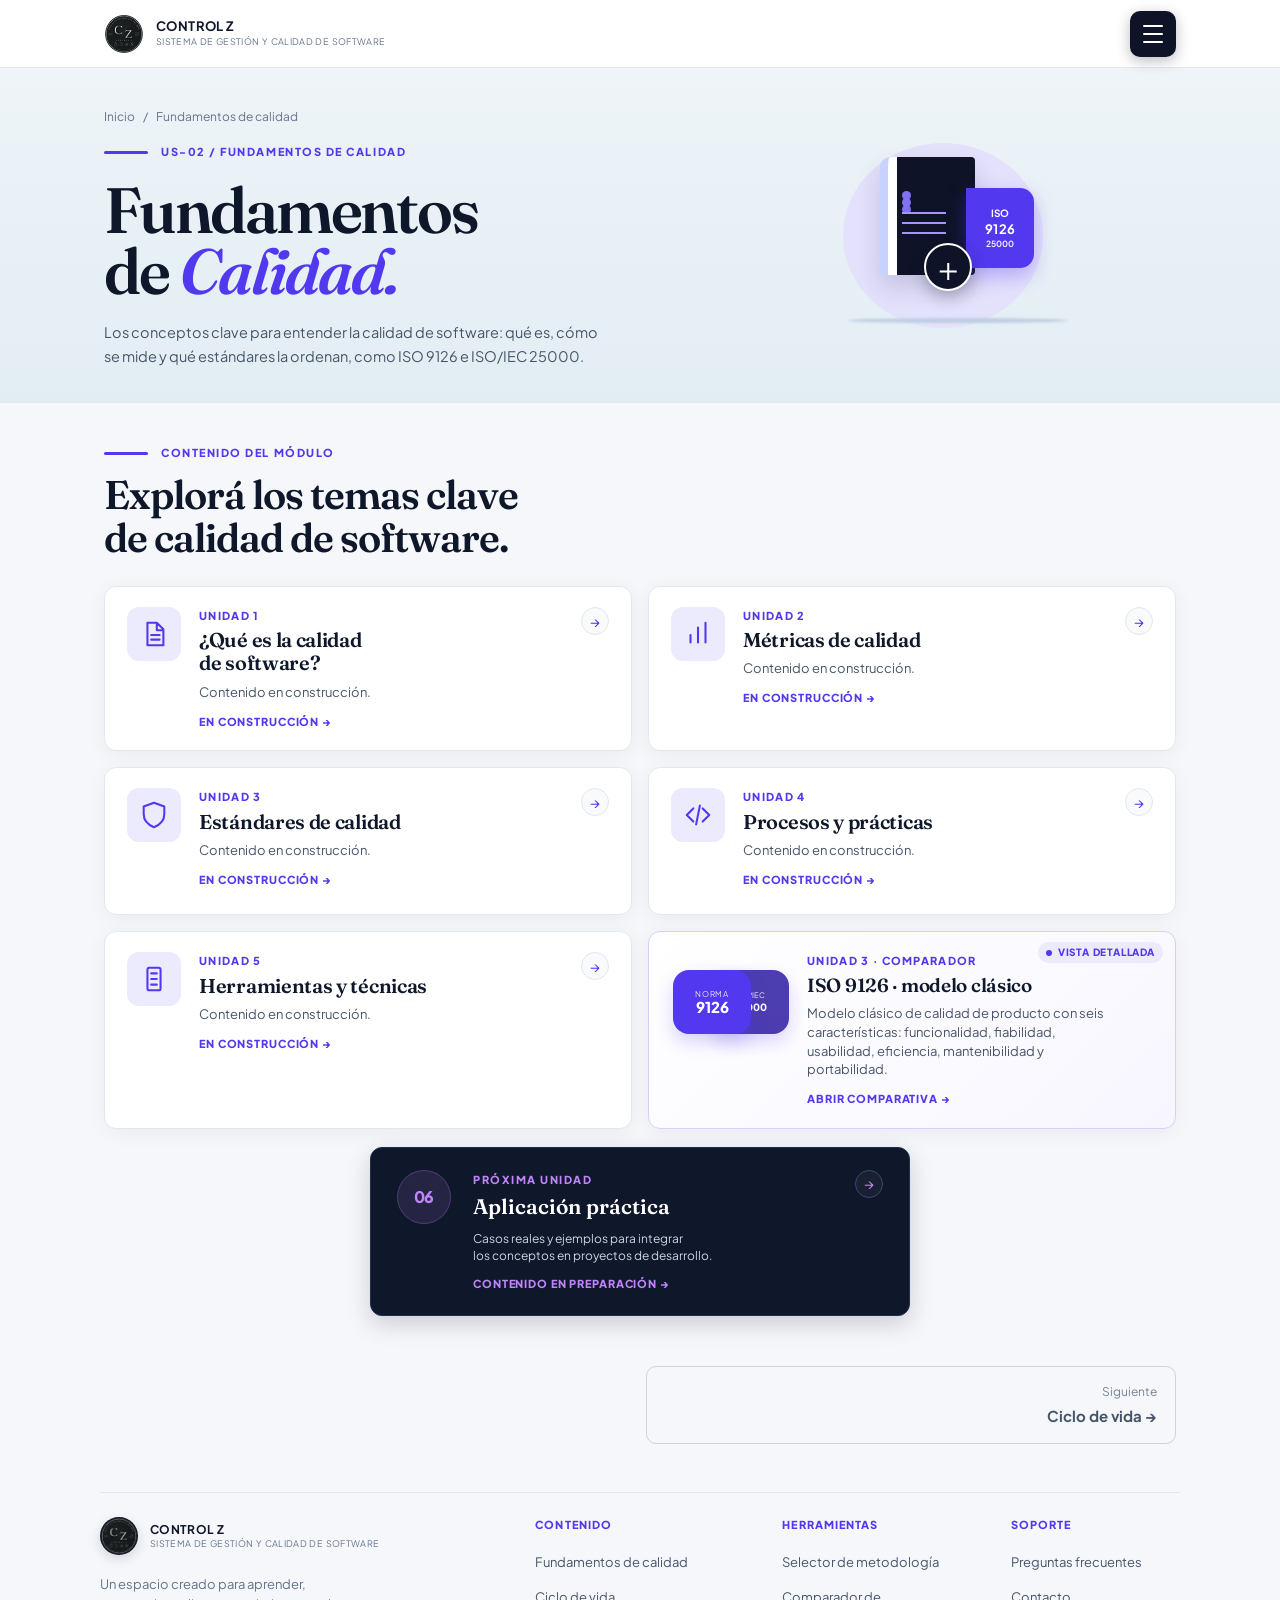
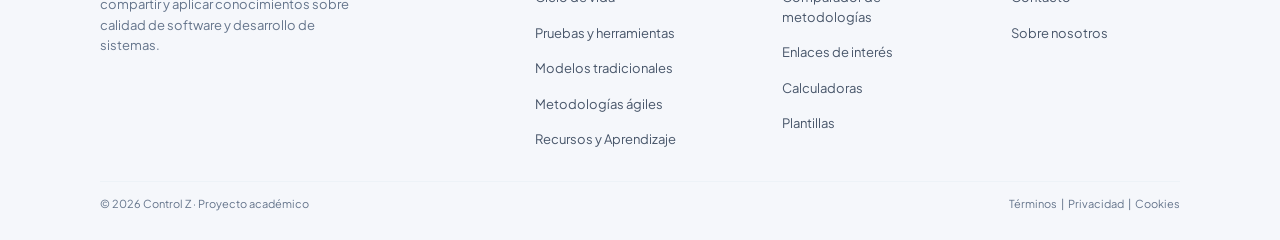
<file: pages/fundamentos.html>
<!doctype html>
<html lang="es">
<head>
  <meta charset="utf-8">
  <meta name="viewport" content="width=device-width, initial-scale=1">
  <meta name="description" content="Fundamentos de calidad de software: conceptos, métricas, estándares y prácticas para construir mejores productos.">
  <title>Fundamentos de Calidad — Control Z</title>
  <link rel="preconnect" href="https://fonts.googleapis.com">
  <link rel="preconnect" href="https://fonts.gstatic.com" crossorigin>
  <link href="https://fonts.googleapis.com/css2?family=Fraunces:opsz,wght@9..144,500;9..144,600;9..144,700&family=Plus+Jakarta+Sans:wght@400;500;600;700;800&display=swap" rel="stylesheet">
  <link rel="stylesheet" href="../css/fundamentos.css">
  <link rel="stylesheet" href="../css/site-menu.css">
  <link rel="stylesheet" href="../css/scroll-reveal.css">
</head>
<body>
  <header class="topbar">
    <div class="topbar-inner">
      <a href="../index.html" class="brand" aria-label="Control Z, inicio">
        <img class="brand-mark" src="../img/Los_Control_Z.png" alt="">
        <span class="brand-copy"><strong>CONTROL Z</strong><small>SISTEMA DE GESTIÓN Y CALIDAD DE SOFTWARE</small></span>
      </a>
      <button class="menu-toggle" id="menuToggle" type="button" aria-expanded="false" aria-controls="siteMenu" aria-label="Abrir menú de navegación"><span class="menu-toggle-line" aria-hidden="true"></span><span class="menu-toggle-line" aria-hidden="true"></span><span class="menu-toggle-line" aria-hidden="true"></span></button>
    </div>
  </header>

  <main>
    <section class="hero">
      <div class="hero-inner">
        <div class="hero-copy">
          <nav class="hero-breadcrumb" aria-label="Ruta de navegación"><a href="../index.html">Inicio</a><span aria-hidden="true">/</span><span aria-current="page">Fundamentos de calidad</span></nav>
          <div class="eyebrow"><span class="eyebrow-rule"></span><span>US-02 / FUNDAMENTOS DE CALIDAD</span></div>
          <h1>Fundamentos<br>de <em>Calidad.</em></h1>
          <p>Los conceptos clave para entender la calidad de software: qué es, cómo se mide y qué estándares la ordenan, como ISO 9126 e ISO/IEC 25000.</p>
        </div>
        <div class="hero-art" aria-hidden="true">
          <div class="art-orbit"></div>
          <div class="art-page"><i></i><i></i><i></i><b></b><b></b><b></b></div>
          <div class="art-label">ISO<br><strong>9126</strong><small>25000</small></div>
          <div class="art-plus">+</div>
          <div class="art-base"></div>
        </div>
      </div>
    </section>

    <section class="topics" id="temas">
      <div class="topics-inner">
        <div class="section-heading">
          <div class="eyebrow"><span class="eyebrow-rule"></span><span>CONTENIDO DEL MÓDULO</span></div>
          <h2>Explorá los temas clave<br>de calidad de software.</h2>
        </div>

        <div class="topic-grid">
          <a class="topic-card" href="en-construccion.html?seccion=Conceptos%20de%20calidad">
            <span class="topic-icon document-icon" aria-hidden="true"><svg viewBox="0 0 32 32"><path d="M9 4h10l7 7v17H9zM19 4v8h7M13 17h9M13 22h9"/></svg></span>
            <span class="topic-content"><small>UNIDAD 1</small><strong>¿Qué es la calidad<br>de software?</strong><span class="topic-description">Contenido en construcción.</span><span class="more">EN CONSTRUCCIÓN →</span></span>
            <span class="topic-arrow" aria-hidden="true">→</span>
          </a>
          <a class="topic-card" href="en-construccion.html?seccion=M%C3%A9tricas%20de%20calidad">
            <span class="topic-icon bars-icon" aria-hidden="true"><svg viewBox="0 0 32 32"><path d="M8 25V17M16 25V9M24 25V4"/></svg></span>
            <span class="topic-content"><small>UNIDAD 2</small><strong>Métricas de calidad</strong><span class="topic-description">Contenido en construcción.</span><span class="more">EN CONSTRUCCIÓN →</span></span>
            <span class="topic-arrow" aria-hidden="true">→</span>
          </a>
          <a class="topic-card" href="en-construccion.html?seccion=Est%C3%A1ndares%20de%20calidad">
            <span class="topic-icon shield-icon" aria-hidden="true"><svg viewBox="0 0 32 32"><path d="m16 3 11 4v8c0 7-4.7 11.6-11 14-6.3-2.4-11-7-11-14V7z"/></svg></span>
            <span class="topic-content"><small>UNIDAD 3</small><strong>Estándares de calidad</strong><span class="topic-description">Contenido en construcción.</span><span class="more">EN CONSTRUCCIÓN →</span></span>
            <span class="topic-arrow" aria-hidden="true">→</span>
          </a>
          <a class="topic-card" href="en-construccion.html?seccion=Procesos%20y%20pr%C3%A1cticas">
            <span class="topic-icon code-icon" aria-hidden="true"><svg viewBox="0 0 32 32"><path d="m11 9-7 7 7 7M21 9l7 7-7 7M18 6l-4 20"/></svg></span>
            <span class="topic-content"><small>UNIDAD 4</small><strong>Procesos y prácticas</strong><span class="topic-description">Contenido en construcción.</span><span class="more">EN CONSTRUCCIÓN →</span></span>
            <span class="topic-arrow" aria-hidden="true">→</span>
          </a>
          <a class="topic-card" href="en-construccion.html?seccion=Herramientas%20y%20t%C3%A9cnicas">
            <span class="topic-icon tools-icon" aria-hidden="true"><svg viewBox="0 0 32 32"><rect x="9" y="4" width="14" height="24" rx="2"/><path d="M13 10h6M13 16h6M13 22h6"/></svg></span>
            <span class="topic-content"><small>UNIDAD 5</small><strong>Herramientas y técnicas</strong><span class="topic-description">Contenido en construcción.</span><span class="more">EN CONSTRUCCIÓN →</span></span>
            <span class="topic-arrow" aria-hidden="true">→</span>
          </a>

          <article class="topic-card standards-card" id="normas" aria-label="Comparación de ISO 9126 e ISO/IEC 25000" tabindex="0" role="button" aria-haspopup="dialog" title="Hacé clic para ver la comparativa detallada">
            <div class="standards-corner-badge">
              <span class="pulse-beacon"></span>
              <span>VISTA DETALLADA</span>
            </div>
            <button class="norm-switch" id="normSwitch" type="button" tabindex="-1" aria-hidden="true">
              <span class="norm-stack" aria-hidden="true">
                <span class="norm-back">ISO/IEC<br><b>25000</b></span>
                <span class="norm-front"><span class="norm-kicker">NORMA</span><b id="normBadge">9126</b></span>
              </span>
            </button>
            <div class="topic-content norm-copy" aria-live="polite" aria-atomic="true">
              <small id="normUnit">UNIDAD 3 · COMPARADOR</small>
              <strong id="normTitle">ISO 9126 vs ISO/IEC 25000</strong>
              <span class="topic-description" id="normDescription">Modelo clásico de calidad de producto con seis características: funcionalidad, fiabilidad, usabilidad, eficiencia, mantenibilidad y portabilidad.</span>
              <span class="more" id="normHint">HACÉ CLIC PARA EXPANDIR COMPARATIVA →</span>
            </div>
            <span class="topic-arrow norm-arrow" aria-hidden="true">→</span>
          </article>
        </div>

        <a href="en-construccion.html?seccion=Aplicaci%C3%B3n%20pr%C3%A1ctica" class="practice-card">
          <span class="practice-star" aria-hidden="true"><span class="practice-num">06</span></span>
          <span class="practice-copy"><small>PRÓXIMA UNIDAD</small><strong>Aplicación práctica</strong><span>Casos reales y ejemplos para integrar<br>los conceptos en proyectos de desarrollo.</span><b>CONTENIDO EN PREPARACIÓN →</b></span>
          <span class="practice-arrow" aria-hidden="true">→</span>
        </a>
      </div>
    </section>
  </main>

  <!-- MODAL SPOTLIGHT SUPERPUESTO (ISO 9126 vs ISO/IEC 25000) -->
  <div class="iso-spotlight-backdrop" id="isoSpotlightBackdrop" hidden role="dialog" aria-modal="true" aria-labelledby="spotlightTitle">
    <div class="iso-spotlight-card" id="isoSpotlightCard">
      <!-- Encabezado con estado y botón de cierre -->
      <div class="spotlight-top">
        <div class="spotlight-status">
          <span class="spotlight-dot"></span>
          <span class="spotlight-kicker">ESTÁNDARES DE CALIDAD DE SOFTWARE</span>
        </div>
        <button class="spotlight-close-btn" id="spotlightCloseBtn" type="button" aria-label="Cerrar vista enfocada (Esc)">
          <span>Cerrar</span>
          <span class="close-x" aria-hidden="true"><svg width="12" height="12" viewBox="0 0 24 24" fill="none" stroke="currentColor" stroke-width="2.5" stroke-linecap="round"><path d="M18 6 6 18M6 6l12 12"/></svg></span>
        </button>
      </div>

      <!-- Selector por pestañas -->
      <div class="spotlight-tabs" role="tablist" aria-label="Seleccionar estándar ISO">
        <button class="spotlight-tab-btn is-active" id="tabBtn9126" type="button" role="tab" aria-selected="true">
          <span class="tab-norm-num">ISO 9126</span>
          <span class="tab-norm-desc">Modelo clásico (6 características)</span>
        </button>
        <button class="spotlight-tab-btn" id="tabBtn25000" type="button" role="tab" aria-selected="false">
          <span class="tab-norm-num">ISO/IEC 25000</span>
          <span class="tab-norm-desc">Serie SQuaRE (8 características)</span>
        </button>
      </div>

      <!-- Cuerpo principal del spotlight superpuesto -->
      <div class="spotlight-main">
        <!-- Switch 3D giratorio grande -->
        <div class="spotlight-interactive-switch">
          <button class="spotlight-3d-flipper" id="spotlightFlipper" type="button" aria-label="Girar y cambiar norma">
            <div class="flipper-scene">
              <div class="flipper-card flipper-card-back">
                <span class="flipper-tag">SERIE</span>
                <span class="flipper-iso">ISO/IEC</span>
                <b class="flipper-big-num">25000</b>
                <span class="flipper-family">SQuaRE</span>
              </div>
              <div class="flipper-card flipper-card-front">
                <span class="flipper-tag">NORMA</span>
                <span class="flipper-iso">ISO</span>
                <b class="flipper-big-num">9126</b>
                <span class="flipper-family">CLÁSICA</span>
              </div>
            </div>
            <div class="flipper-action-hint">
              <span class="hint-icon">↻</span>
              <span id="flipperHintText">Hacé clic para girar a ISO 25000</span>
            </div>
          </button>
        </div>

        <!-- Información detallada y características -->
        <div class="spotlight-content">
          <div class="spotlight-header-info">
            <span class="spotlight-badge" id="spotlightBadge">NORMA CLÁSICA</span>
            <h2 id="spotlightTitle">ISO 9126 — Calidad del Producto</h2>
            <p id="spotlightDescription">
              Estándar publicado en 1991 que estructuró por primera vez la evaluación de calidad de software mediante 6 características externas e internas fundamentales.
            </p>
          </div>

          <!-- Grilla de características con animación -->
          <div class="spotlight-features-box">
            <h4 class="features-label">CARACTERÍSTICAS EVALUADAS:</h4>
            <div class="features-grid" id="spotlightFeaturesGrid">
              <!-- Cargado dinámicamente con JS -->
            </div>
          </div>
        </div>
      </div>

      <!-- Barra inferior informativa -->
      <div class="spotlight-bottom-bar">
        <div class="spotlight-comparison-note" id="spotlightNote">
          <span class="note-bullet">•</span>
          <span><b>Evolución histórica:</b> ISO/IEC 25000 (SQuaRE) reemplazó a la norma ISO 9126 e ISO 14598, modernizando el modelo e incorporando <b>Seguridad</b> y <b>Compatibilidad</b> como ejes independientes.</span>
        </div>
        <button class="spotlight-quick-toggle" id="spotlightQuickToggle" type="button">
          <span id="quickToggleLabel">Ver ISO/IEC 25000</span>
          <span class="quick-toggle-arrow">→</span>
        </button>
      </div>
    </div>
  </div>

  <footer class="footer">
    <div class="footer-main">
      <div class="footer-about"><a href="../index.html" class="brand"><img class="brand-mark" src="../img/Los_Control_Z.png" alt=""><span class="brand-copy"><strong>CONTROL Z</strong><small>SISTEMA DE GESTIÓN Y CALIDAD DE SOFTWARE</small></span></a><p>Un espacio creado para aprender, compartir y aplicar conocimientos sobre calidad de software y desarrollo de sistemas.</p></div>
      <div><h3>CONTENIDO</h3><a href="fundamentos.html" aria-current="page">Fundamentos de calidad</a><a href="ciclo-de-vida.html">Ciclo de vida</a><a href="calidad-pruebas.html">Pruebas y herramientas</a><a href="modelos-tradicionales.html">Modelos tradicionales</a><a href="metodologias-agiles.html">Metodologías ágiles</a><a href="recursos-aprendizaje.html">Recursos y Aprendizaje</a></div>
      <div><h3>HERRAMIENTAS</h3><a href="metodologias-agiles.html#selector-metodologia">Selector de metodología</a><a href="comparador-metodologias.html">Comparador de metodologías</a><a href="recursos-aprendizaje.html#enlaces">Enlaces de interés</a><a href="en-construccion.html?seccion=Calculadoras">Calculadoras</a><a href="en-construccion.html?seccion=Plantillas">Plantillas</a></div>
      <div><h3>SOPORTE</h3><a href="recursos-aprendizaje.html#faq">Preguntas frecuentes</a><a href="en-construccion.html?seccion=Contacto">Contacto</a><a href="sobre-nosotros.html">Sobre nosotros</a></div>
    </div>
    <div class="footer-bottom"><span>© 2026 Control Z · Proyecto académico</span><span>Términos&nbsp; | &nbsp;Privacidad&nbsp; | &nbsp;Cookies</span></div>
  </footer>
  <script src="../js/fundamentos.js"></script>
  <div class="menu-overlay" id="siteMenu" aria-hidden="true"></div>
  <script src="../js/main.js"></script>
  <script src="../js/scroll-reveal.js"></script>
</body>
</html>
</file>
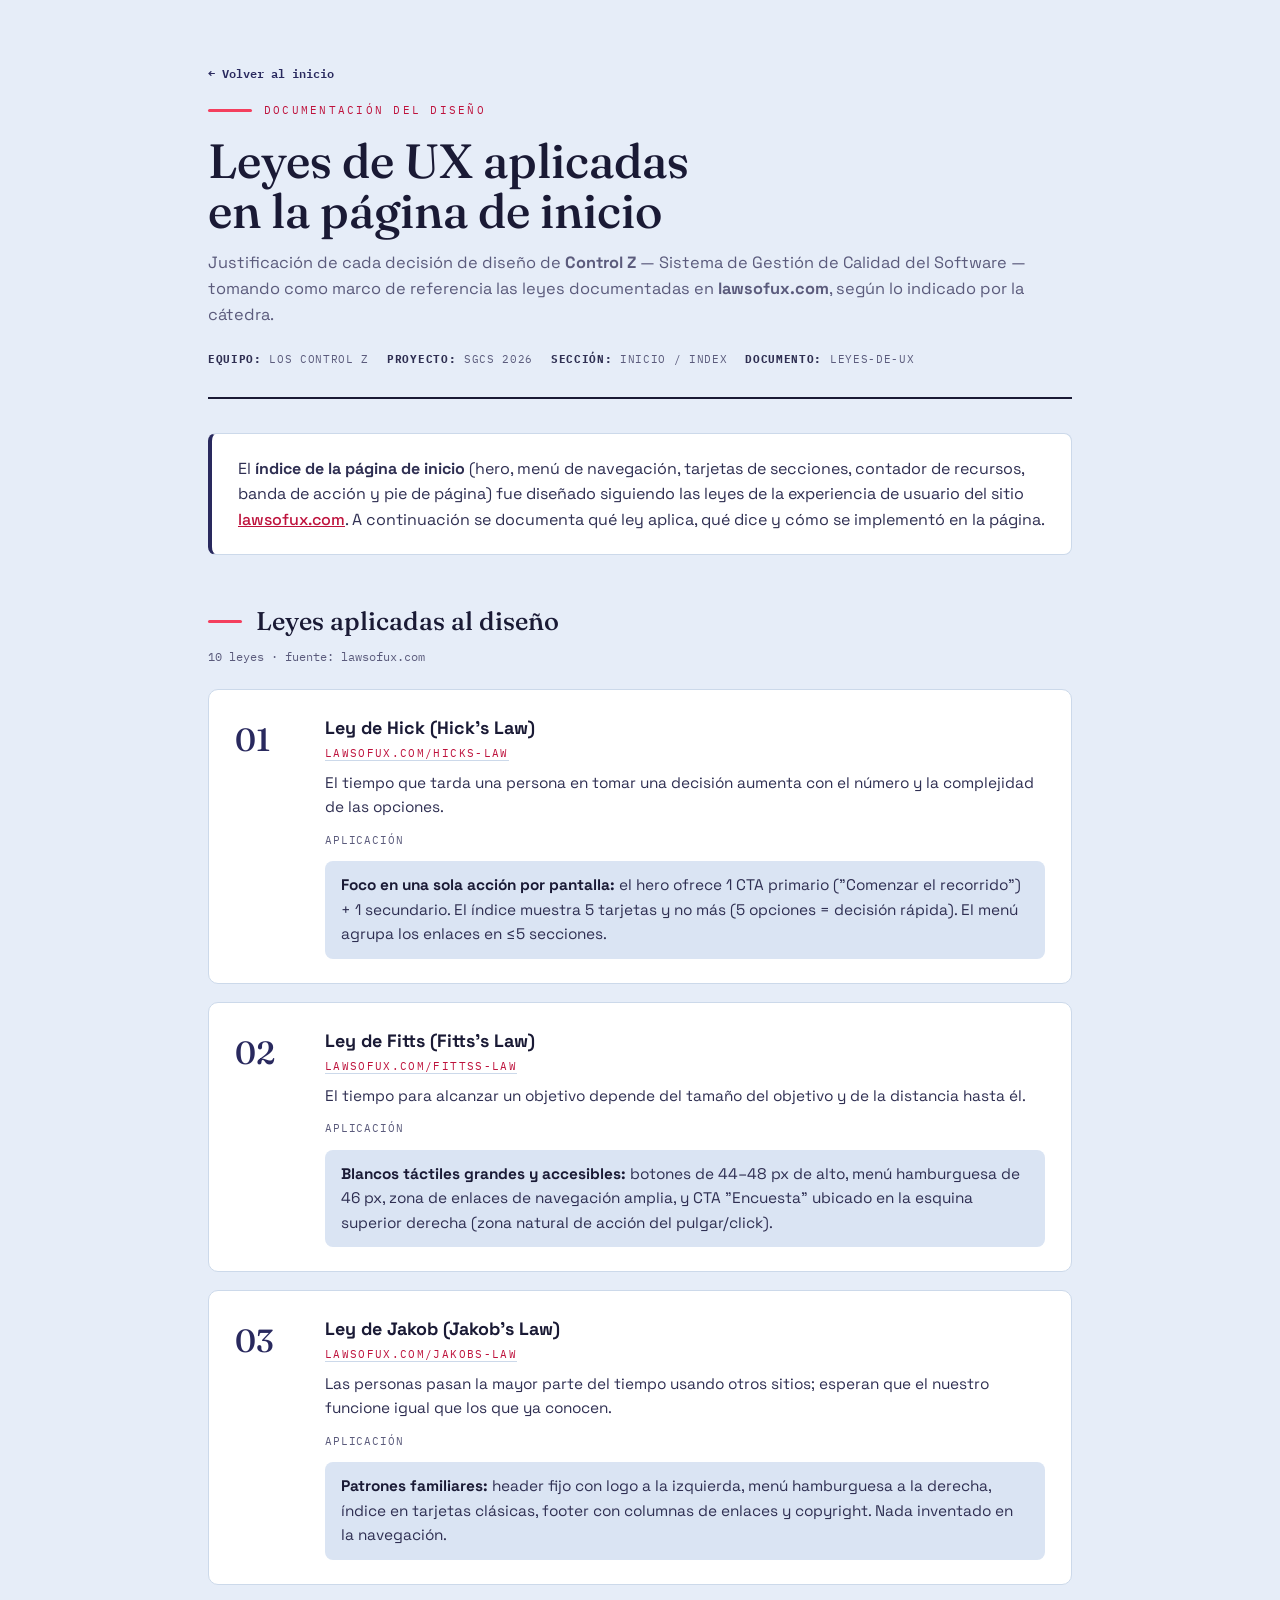
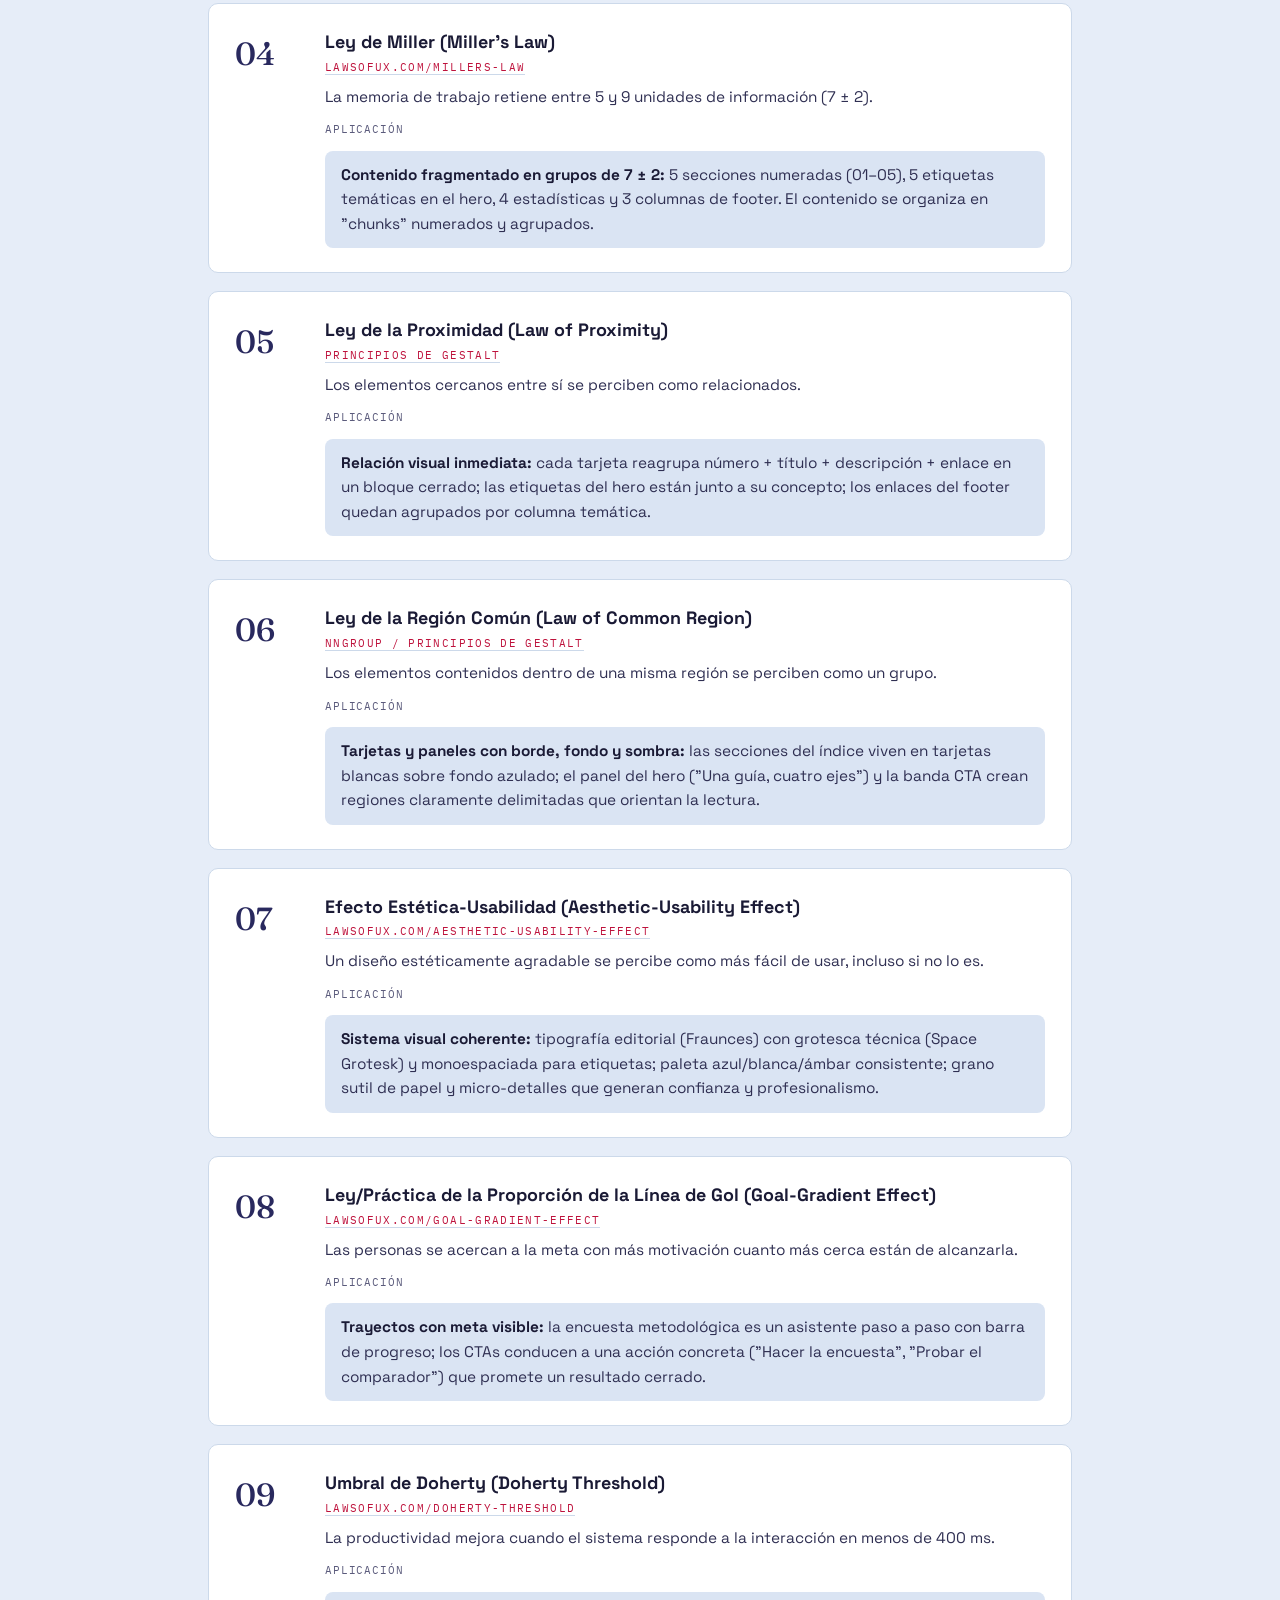
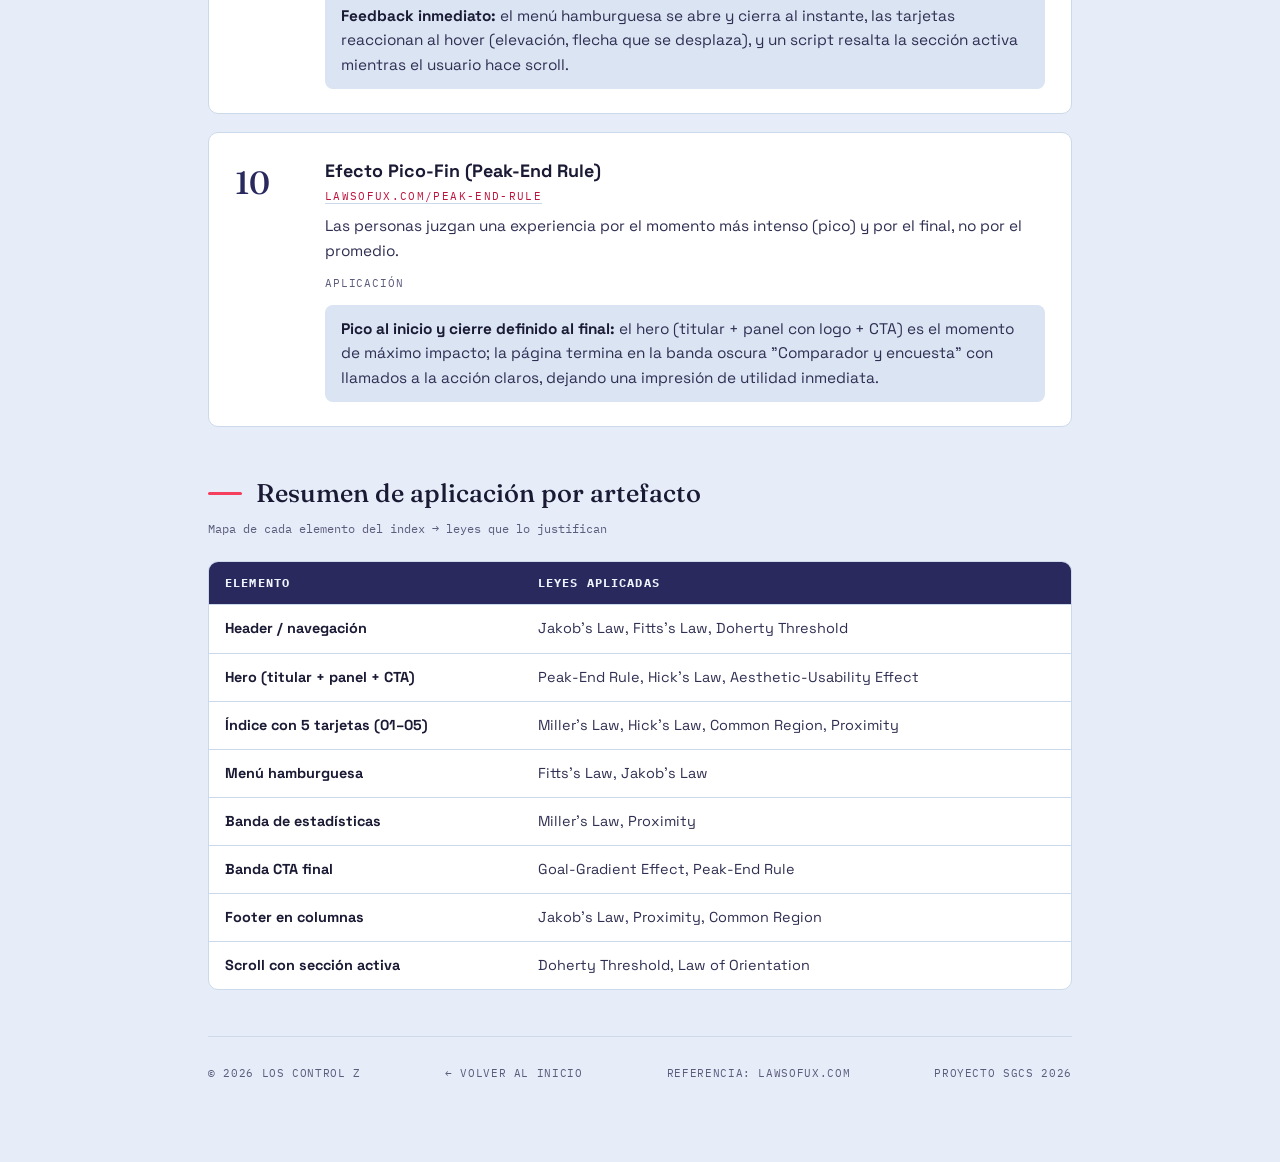
<file: pages/Leyes-de-UX.html>
<!DOCTYPE html>
<html lang="es">
<head>
<meta charset="UTF-8">
<meta name="viewport" content="width=device-width, initial-scale=1.0">
<title>Leyes de UX aplicadas — Control Z · SGCS 2026</title>
<link rel="preconnect" href="https://fonts.googleapis.com">
<link rel="preconnect" href="https://fonts.gstatic.com" crossorigin>
<link href="https://fonts.googleapis.com/css2?family=Fraunces:opsz,wght@9..144,400;9..144,500&family=IBM+Plex+Mono:wght@400;500&family=Space+Grotesk:wght@400;500;700&display=swap" rel="stylesheet">
<link rel="stylesheet" href="../css/site-menu.css">
<link rel="stylesheet" href="../css/scroll-reveal.css">
<style>
  :root{
    --paper:#e6edf8; --paper-2:#dae4f3; --card:#ffffff; --ink:#1a1a35; --ink-soft:#2f2f52;
    --muted:#5b5b7c; --line:#ccd9ea; --pine:#29295e; --pine-deep:#1c1c46;
    --gold:#f43f5e; --gold-deep:#be123c;
    --mono:'IBM Plex Mono',monospace; --sans:'Space Grotesk',sans-serif; --serif:'Fraunces',serif;
  }
  *{margin:0;padding:0;box-sizing:border-box}
  body{background:var(--paper);color:var(--body,var(--ink-soft));font-family:var(--sans);line-height:1.6;font-size:1rem}
  .wrap{max-width:960px;margin:0 auto;padding:60px clamp(20px,5vw,48px) 80px}
  header.doc{border-bottom:2px solid var(--ink);padding-bottom:28px;margin-bottom:8px}
  .doc-eyebrow{font-family:var(--mono);font-size:.7rem;letter-spacing:.2em;text-transform:uppercase;color:var(--gold-deep);display:flex;align-items:center;gap:12px;margin-bottom:16px}
  .doc-eyebrow::before{content:"";width:44px;height:3px;background:var(--gold);border-radius:2px}
  h1{font-family:var(--serif);font-weight:500;font-size:clamp(2rem,5vw,3rem);line-height:1.05;color:var(--ink)}
  .doc-sub{color:var(--muted);margin-top:14px;font-size:1.02rem}
  .doc-meta{display:flex;flex-wrap:wrap;gap:18px;margin-top:22px;font-family:var(--mono);font-size:.7rem;letter-spacing:.06em;color:var(--muted);text-transform:uppercase}
  .doc-meta b{color:var(--ink-soft)}

  .intro{background:var(--card);border:1px solid var(--line);border-left:4px solid var(--pine);border-radius:8px;padding:22px 26px;margin:34px 0}
  .intro p{color:var(--ink-soft)}
  .intro a{color:var(--gold-deep);font-weight:500}

  h2.sec{font-family:var(--serif);font-size:1.6rem;font-weight:500;color:var(--ink);margin:46px 0 6px;display:flex;align-items:center;gap:14px}
  h2.sec::before{content:"";width:34px;height:3px;background:var(--gold);border-radius:2px}
  .sec-notes{color:var(--muted);font-family:var(--mono);font-size:.74rem;margin-bottom:22px}

  .laws{display:grid;gap:18px}
  .law{background:var(--card);border:1px solid var(--line);border-radius:10px;padding:24px 26px;display:grid;grid-template-columns:70px 1fr;gap:20px}
  .law .n{font-family:var(--serif);font-weight:500;font-size:2rem;color:var(--pine)}
  .law h3{color:var(--ink);font-weight:700;font-size:1.12rem}
  .law .en{font-family:var(--mono);font-size:.7rem;letter-spacing:.12em;text-transform:uppercase;color:var(--gold-deep);margin:2px 0 8px}
  .law .habilita{font-family:var(--mono);font-size:.68rem;letter-spacing:.08em;text-transform:uppercase;color:var(--muted);margin-top:12px}
  .law p{color:var(--ink-soft);font-size:.96rem}
  .law .how{background:var(--paper-2);border-radius:8px;padding:12px 16px;margin-top:12px}
  .law .how b{color:var(--ink)}
  .law a.src{color:var(--gold-deep);text-decoration:none;border-bottom:1px solid var(--line)}
  .law a.src:hover{border-color:var(--gold)}

  .table-wrap{background:var(--card);border:1px solid var(--line);border-radius:10px;overflow:hidden;margin-top:8px}
  table{width:100%;border-collapse:collapse;font-size:.9rem}
  th{background:var(--pine);color:#eef3fc;text-align:left;padding:12px 16px;font-family:var(--mono);font-size:.72rem;letter-spacing:.1em;text-transform:uppercase}
  td{padding:12px 16px;border-top:1px solid var(--line);color:var(--ink-soft);vertical-align:top}
  td:first-child{font-weight:700;color:var(--ink);white-space:nowrap}

  footer.ley{padding:28px 0 0;border-top:1px solid var(--line);margin-top:46px;font-family:var(--mono);font-size:.68rem;letter-spacing:.06em;text-transform:uppercase;color:var(--muted);display:flex;flex-wrap:wrap;justify-content:space-between;gap:10px}
  @media (max-width:640px){.law{grid-template-columns:1fr;gap:6px}.law .n{font-size:1.5rem}}
  @media print{body{background:#fff}.law{page-break-inside:avoid}.wrap{padding:20px}}
</style>
</head>
<body>
<div class="wrap">

  <header class="doc">
    <div style="margin-bottom: 16px;">
      <a href="../index.html" style="text-decoration:none; color:var(--pine); font-family:var(--mono); font-size:.78rem; font-weight:600; display:inline-flex; align-items:center; gap:6px;">← Volver al inicio</a>
    </div>
    <p class="doc-eyebrow">Documentación del diseño</p>
    <h1>Leyes de UX aplicadas<br>en la página de inicio</h1>
    <p class="doc-sub">Justificación de cada decisión de diseño de <b>Control Z</b> — Sistema de Gestión de Calidad del Software — tomando como marco de referencia las leyes documentadas en <b>lawsofux.com</b>, según lo indicado por la cátedra.</p>
    <div class="doc-meta">
      <span><b>Equipo:</b> Los Control Z</span>
      <span><b>Proyecto:</b> SGCS 2026</span>
      <span><b>Sección:</b> Inicio / Index</span>
      <span><b>Documento:</b> Leyes-de-UX</span>
    </div>
  </header>

  <div class="intro">
    <p>El <b>índice de la página de inicio</b> (hero, menú de navegación, tarjetas de secciones, contador de recursos, banda de acción y pie de página) fue diseñado siguiendo las leyes de la experiencia de usuario del sitio <a href="https://lawsofux.com/" target="_blank" rel="noopener noreferrer">lawsofux.com</a>. A continuación se documenta qué ley aplica, qué dice y cómo se implementó en la página.</p>
  </div>

  <h2 class="sec">Leyes aplicadas al diseño</h2>
  <p class="sec-notes">10 leyes · fuente: lawsofux.com</p>

  <div class="laws">
    <div class="law">
      <div class="n">01</div>
      <div>
        <h3>Ley de Hick (Hick's Law)</h3>
        <p class="en"><a class="src" href="https://lawsofux.com/hicks-law/" target="_blank" rel="noopener noreferrer">lawsofux.com/hicks-law</a></p>
        <p>El tiempo que tarda una persona en tomar una decisión aumenta con el número y la complejidad de las opciones.</p>
        <p class="habilita">Aplicación</p>
        <div class="how"><p><b>Foco en una sola acción por pantalla:</b> el hero ofrece 1 CTA primario ("Comenzar el recorrido") + 1 secundario. El índice muestra 5 tarjetas y no más (5 opciones = decisión rápida). El menú agrupa los enlaces en ≤5 secciones.</p></div>
      </div>
    </div>

    <div class="law">
      <div class="n">02</div>
      <div>
        <h3>Ley de Fitts (Fitts's Law)</h3>
        <p class="en"><a class="src" href="https://lawsofux.com/fittss-law/" target="_blank" rel="noopener noreferrer">lawsofux.com/fittss-law</a></p>
        <p>El tiempo para alcanzar un objetivo depende del tamaño del objetivo y de la distancia hasta él.</p>
        <p class="habilita">Aplicación</p>
        <div class="how"><p><b>Blancos táctiles grandes y accesibles:</b> botones de 44–48 px de alto, menú hamburguesa de 46 px, zona de enlaces de navegación amplia, y CTA "Encuesta" ubicado en la esquina superior derecha (zona natural de acción del pulgar/click).</p></div>
      </div>
    </div>

    <div class="law">
      <div class="n">03</div>
      <div>
        <h3>Ley de Jakob (Jakob's Law)</h3>
        <p class="en"><a class="src" href="https://lawsofux.com/jakobs-law/" target="_blank" rel="noopener noreferrer">lawsofux.com/jakobs-law</a></p>
        <p>Las personas pasan la mayor parte del tiempo usando otros sitios; esperan que el nuestro funcione igual que los que ya conocen.</p>
        <p class="habilita">Aplicación</p>
        <div class="how"><p><b>Patrones familiares:</b> header fijo con logo a la izquierda, menú hamburguesa a la derecha, índice en tarjetas clásicas, footer con columnas de enlaces y copyright. Nada inventado en la navegación.</p></div>
      </div>
    </div>

    <div class="law">
      <div class="n">04</div>
      <div>
        <h3>Ley de Miller (Miller's Law)</h3>
        <p class="en"><a class="src" href="https://lawsofux.com/millers-law/" target="_blank" rel="noopener noreferrer">lawsofux.com/millers-law</a></p>
        <p>La memoria de trabajo retiene entre 5 y 9 unidades de información (7 ± 2).</p>
        <p class="habilita">Aplicación</p>
        <div class="how"><p><b>Contenido fragmentado en grupos de 7 ± 2:</b> 5 secciones numeradas (01–05), 5 etiquetas temáticas en el hero, 4 estadísticas y 3 columnas de footer. El contenido se organiza en "chunks" numerados y agrupados.</p></div>
      </div>
    </div>

    <div class="law">
      <div class="n">05</div>
      <div>
        <h3>Ley de la Proximidad (Law of Proximity)</h3>
        <p class="en"><a class="src" href="https://www.interaction-design.org/literature/article/the-law-of-proximity-provides-a-framework-for-grouping-related-elements" target="_blank" rel="noopener noreferrer">Principios de Gestalt</a></p>
        <p>Los elementos cercanos entre sí se perciben como relacionados.</p>
        <p class="habilita">Aplicación</p>
        <div class="how"><p><b>Relación visual inmediata:</b> cada tarjeta reagrupa número + título + descripción + enlace en un bloque cerrado; las etiquetas del hero están junto a su concepto; los enlaces del footer quedan agrupados por columna temática.</p></div>
      </div>
    </div>

    <div class="law">
      <div class="n">06</div>
      <div>
        <h3>Ley de la Región Común (Law of Common Region)</h3>
        <p class="en"><a class="src" href="https://www.nngroup.com/articles/gestalt-common-region/" target="_blank" rel="noopener noreferrer">NNGroup / Principios de Gestalt</a></p>
        <p>Los elementos contenidos dentro de una misma región se perciben como un grupo.</p>
        <p class="habilita">Aplicación</p>
        <div class="how"><p><b>Tarjetas y paneles con borde, fondo y sombra:</b> las secciones del índice viven en tarjetas blancas sobre fondo azulado; el panel del hero ("Una guía, cuatro ejes") y la banda CTA crean regiones claramente delimitadas que orientan la lectura.</p></div>
      </div>
    </div>

    <div class="law">
      <div class="n">07</div>
      <div>
        <h3>Efecto Estética-Usabilidad (Aesthetic-Usability Effect)</h3>
        <p class="en"><a class="src" href="https://lawsofux.com/aesthetic-usability-effect/" target="_blank" rel="noopener noreferrer">lawsofux.com/aesthetic-usability-effect</a></p>
        <p>Un diseño estéticamente agradable se percibe como más fácil de usar, incluso si no lo es.</p>
        <p class="habilita">Aplicación</p>
        <div class="how"><p><b>Sistema visual coherente:</b> tipografía editorial (Fraunces) con grotesca técnica (Space Grotesk) y monoespaciada para etiquetas; paleta azul/blanca/ámbar consistente; grano sutil de papel y micro-detalles que generan confianza y profesionalismo.</p></div>
      </div>
    </div>

    <div class="law">
      <div class="n">08</div>
      <div>
        <h3>Ley/Práctica de la Proporción de la Línea de Gol (Goal-Gradient Effect)</h3>
        <p class="en"><a class="src" href="https://lawsofux.com/goal-gradient-effect/" target="_blank" rel="noopener noreferrer">lawsofux.com/goal-gradient-effect</a></p>
        <p>Las personas se acercan a la meta con más motivación cuanto más cerca están de alcanzarla.</p>
        <p class="habilita">Aplicación</p>
        <div class="how"><p><b>Trayectos con meta visible:</b> la encuesta metodológica es un asistente paso a paso con barra de progreso; los CTAs conducen a una acción concreta ("Hacer la encuesta", "Probar el comparador") que promete un resultado cerrado.</p></div>
      </div>
    </div>

    <div class="law">
      <div class="n">09</div>
      <div>
        <h3>Umbral de Doherty (Doherty Threshold)</h3>
        <p class="en"><a class="src" href="https://lawsofux.com/doherty-threshold/" target="_blank" rel="noopener noreferrer">lawsofux.com/doherty-threshold</a></p>
        <p>La productividad mejora cuando el sistema responde a la interacción en menos de 400 ms.</p>
        <p class="habilita">Aplicación</p>
        <div class="how"><p><b>Feedback inmediato:</b> el menú hamburguesa se abre y cierra al instante, las tarjetas reaccionan al hover (elevación, flecha que se desplaza), y un script resalta la sección activa mientras el usuario hace scroll.</p></div>
      </div>
    </div>

    <div class="law">
      <div class="n">10</div>
      <div>
        <h3>Efecto Pico-Fin (Peak-End Rule)</h3>
        <p class="en"><a class="src" href="https://lawsofux.com/peak-end-rule/" target="_blank" rel="noopener noreferrer">lawsofux.com/peak-end-rule</a></p>
        <p>Las personas juzgan una experiencia por el momento más intenso (pico) y por el final, no por el promedio.</p>
        <p class="habilita">Aplicación</p>
        <div class="how"><p><b>Pico al inicio y cierre definido al final:</b> el hero (titular + panel con logo + CTA) es el momento de máximo impacto; la página termina en la banda oscura "Comparador y encuesta" con llamados a la acción claros, dejando una impresión de utilidad inmediata.</p></div>
      </div>
    </div>
  </div>

  <h2 class="sec">Resumen de aplicación por artefacto</h2>
  <p class="sec-notes">Mapa de cada elemento del index → leyes que lo justifican</p>
  <div class="table-wrap">
    <table>
      <tr><th>Elemento</th><th>Leyes aplicadas</th></tr>
      <tr><td>Header / navegación</td><td>Jakob's Law, Fitts's Law, Doherty Threshold</td></tr>
      <tr><td>Hero (titular + panel + CTA)</td><td>Peak-End Rule, Hick's Law, Aesthetic-Usability Effect</td></tr>
      <tr><td>Índice con 5 tarjetas (01–05)</td><td>Miller's Law, Hick's Law, Common Region, Proximity</td></tr>
      <tr><td>Menú hamburguesa</td><td>Fitts's Law, Jakob's Law</td></tr>
      <tr><td>Banda de estadísticas</td><td>Miller's Law, Proximity</td></tr>
      <tr><td>Banda CTA final</td><td>Goal-Gradient Effect, Peak-End Rule</td></tr>
      <tr><td>Footer en columnas</td><td>Jakob's Law, Proximity, Common Region</td></tr>
      <tr><td>Scroll con sección activa</td><td>Doherty Threshold, Law of Orientation</td></tr>
    </table>
  </div>

  <footer class="ley">
    <span>© 2026 Los Control Z</span>
    <span><a href="../index.html" style="color:inherit; text-decoration:none;">← Volver al inicio</a></span>
    <span>Referencia: lawsofux.com</span>
    <span>Proyecto SGCS 2026</span>
  </footer>
</div>
<script src="../js/main.js"></script>
<script src="../js/scroll-reveal.js"></script>
</body>
</html>
</file>
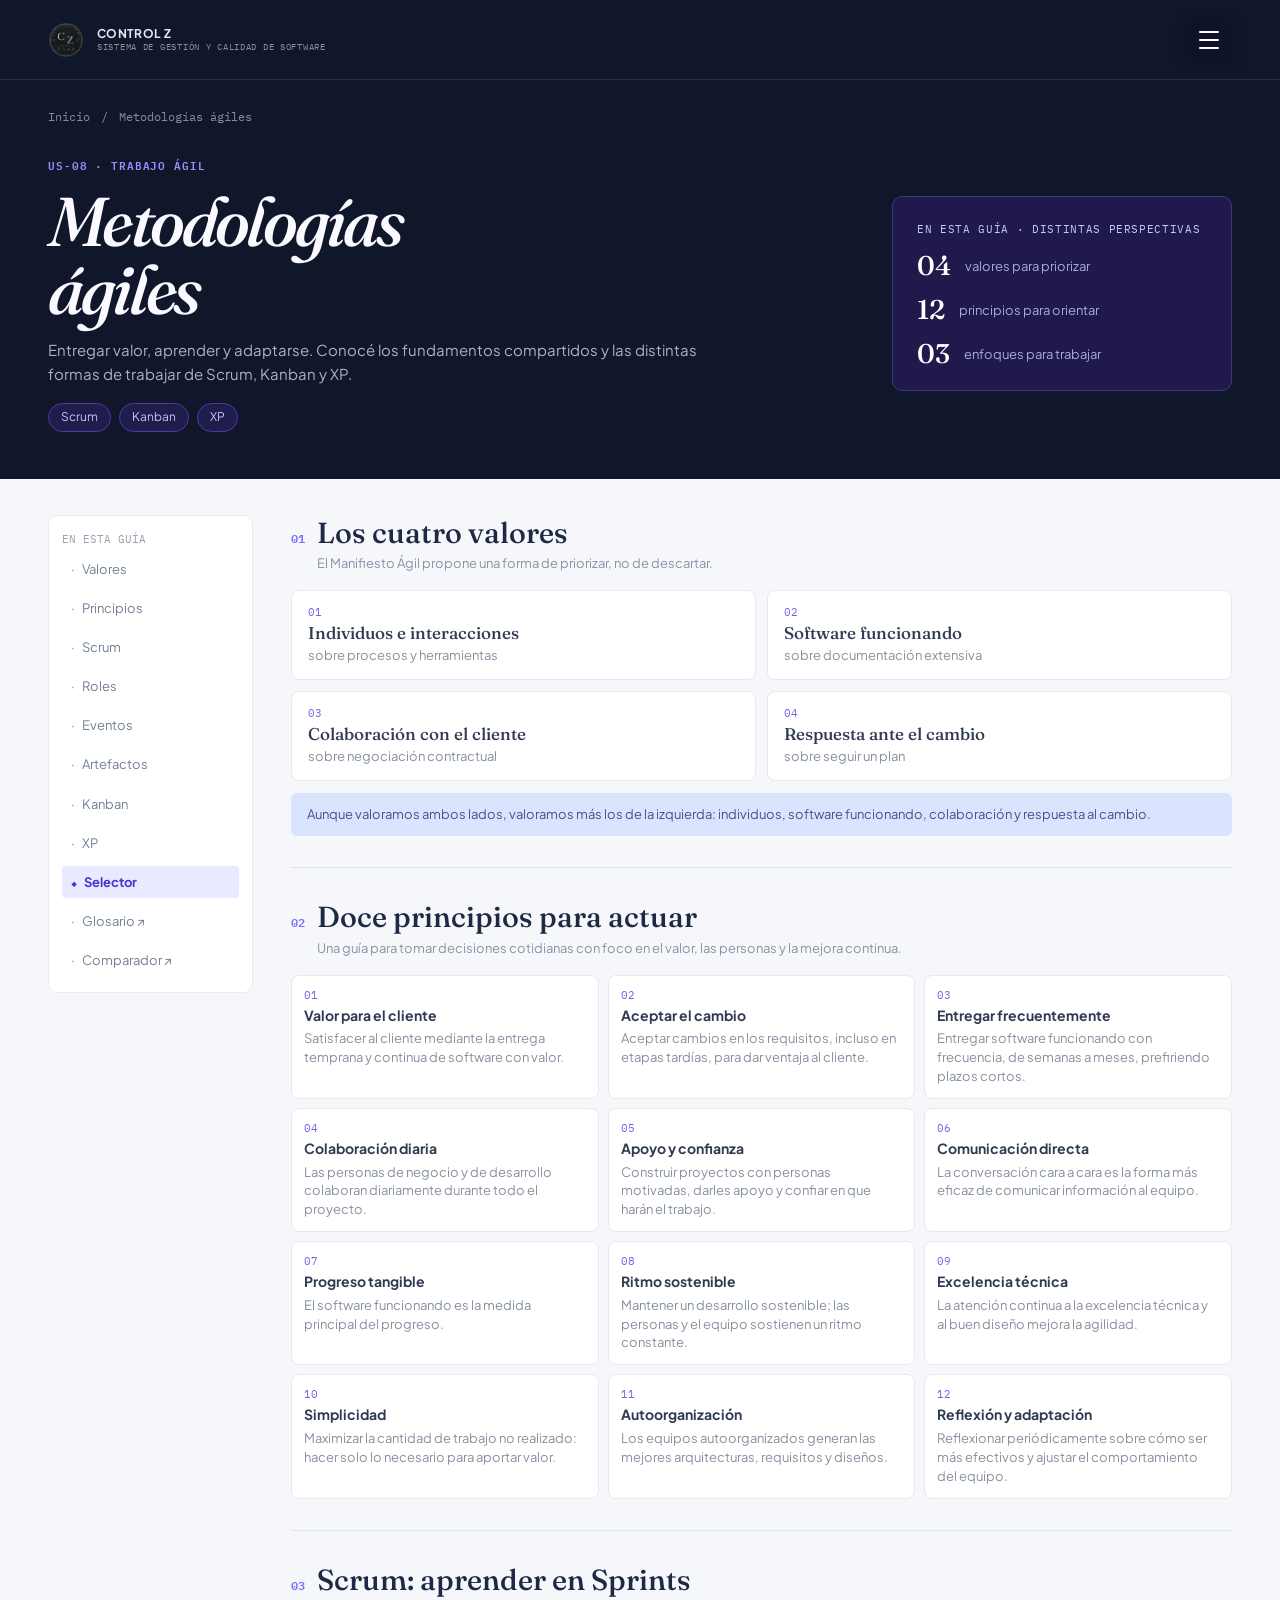
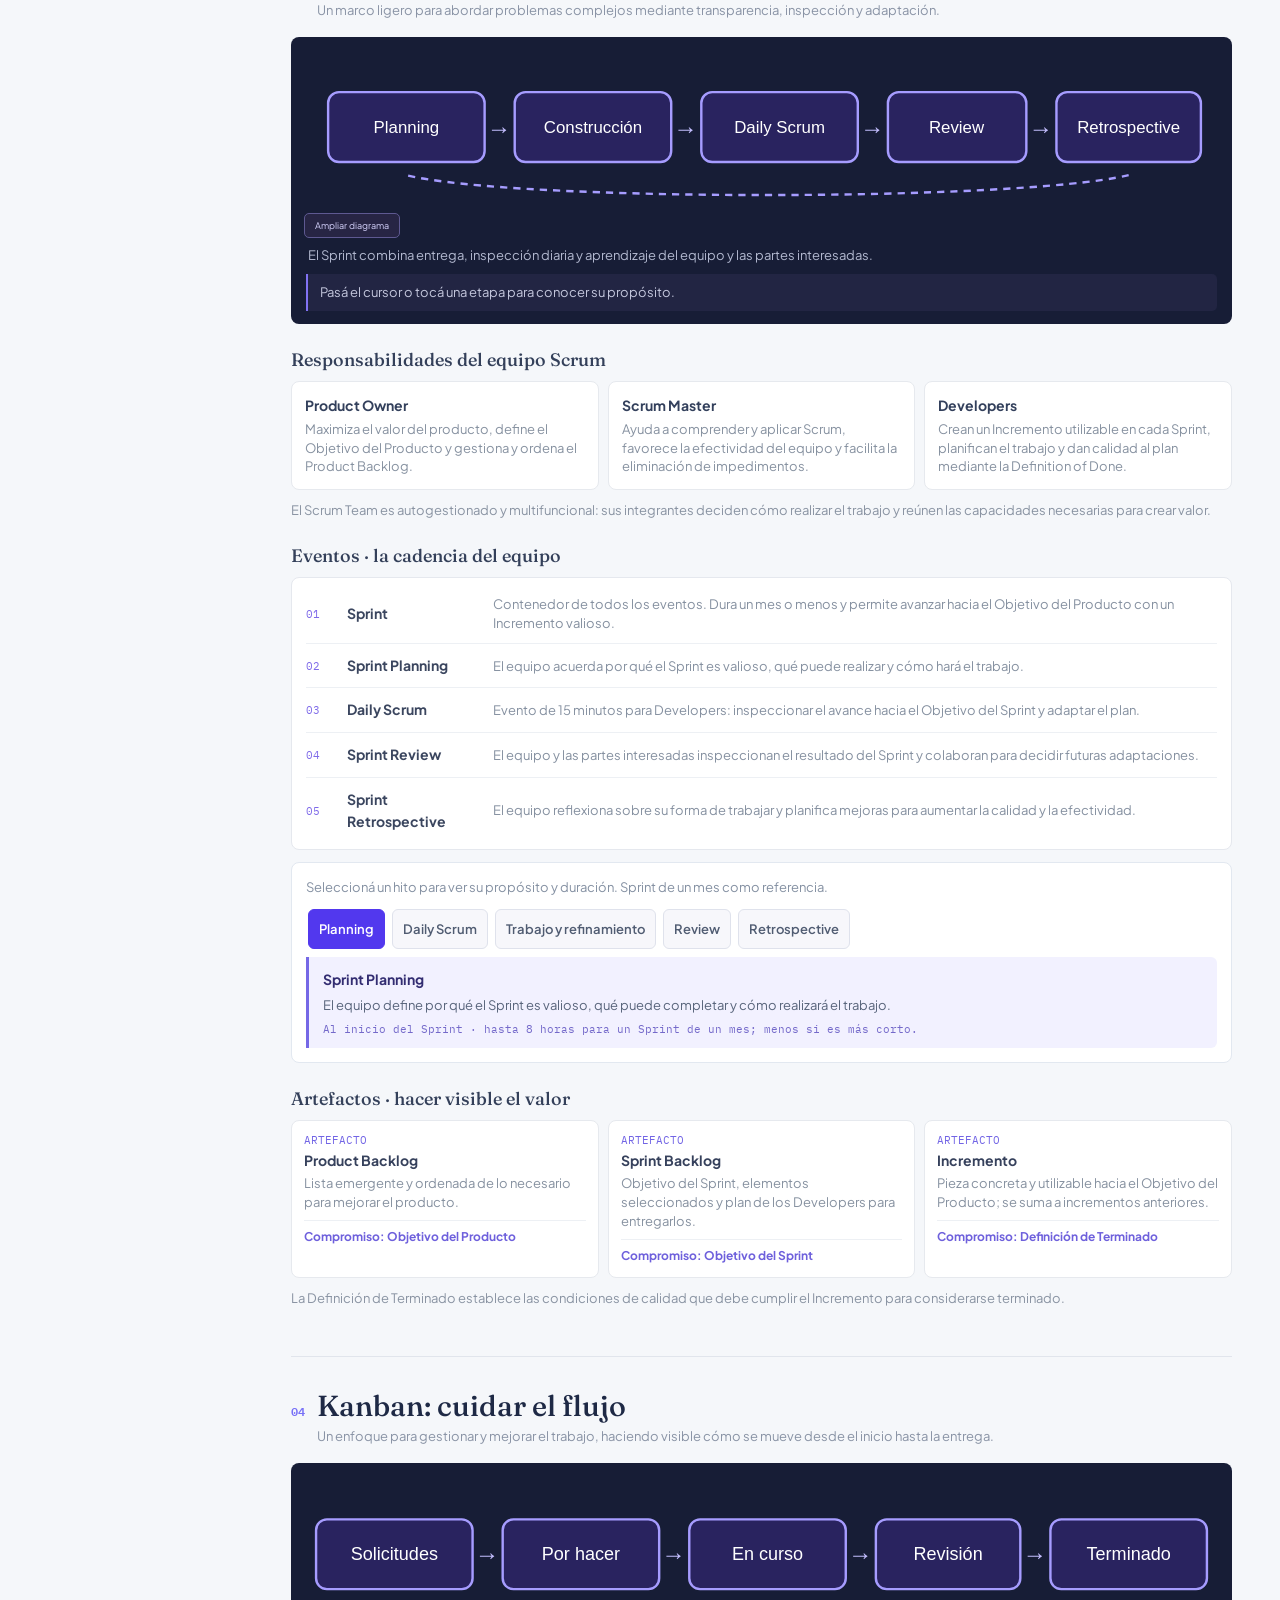
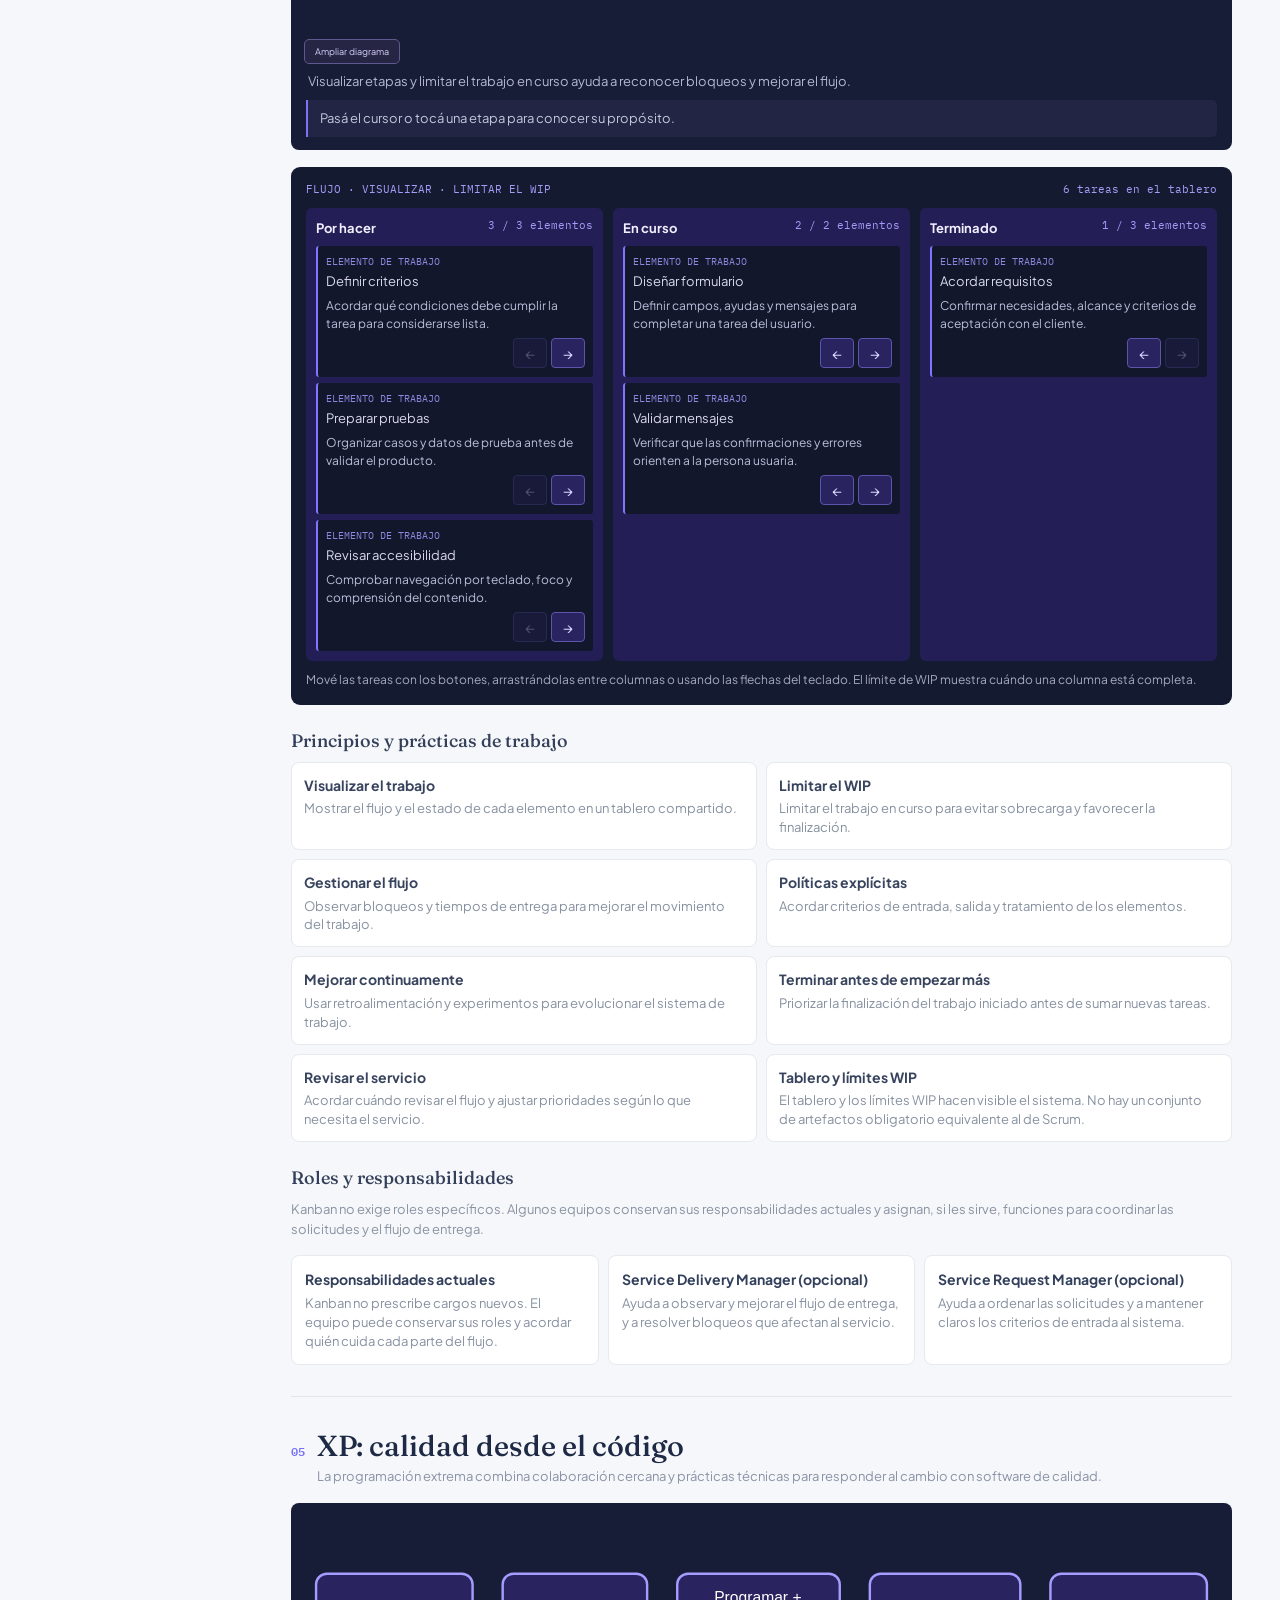
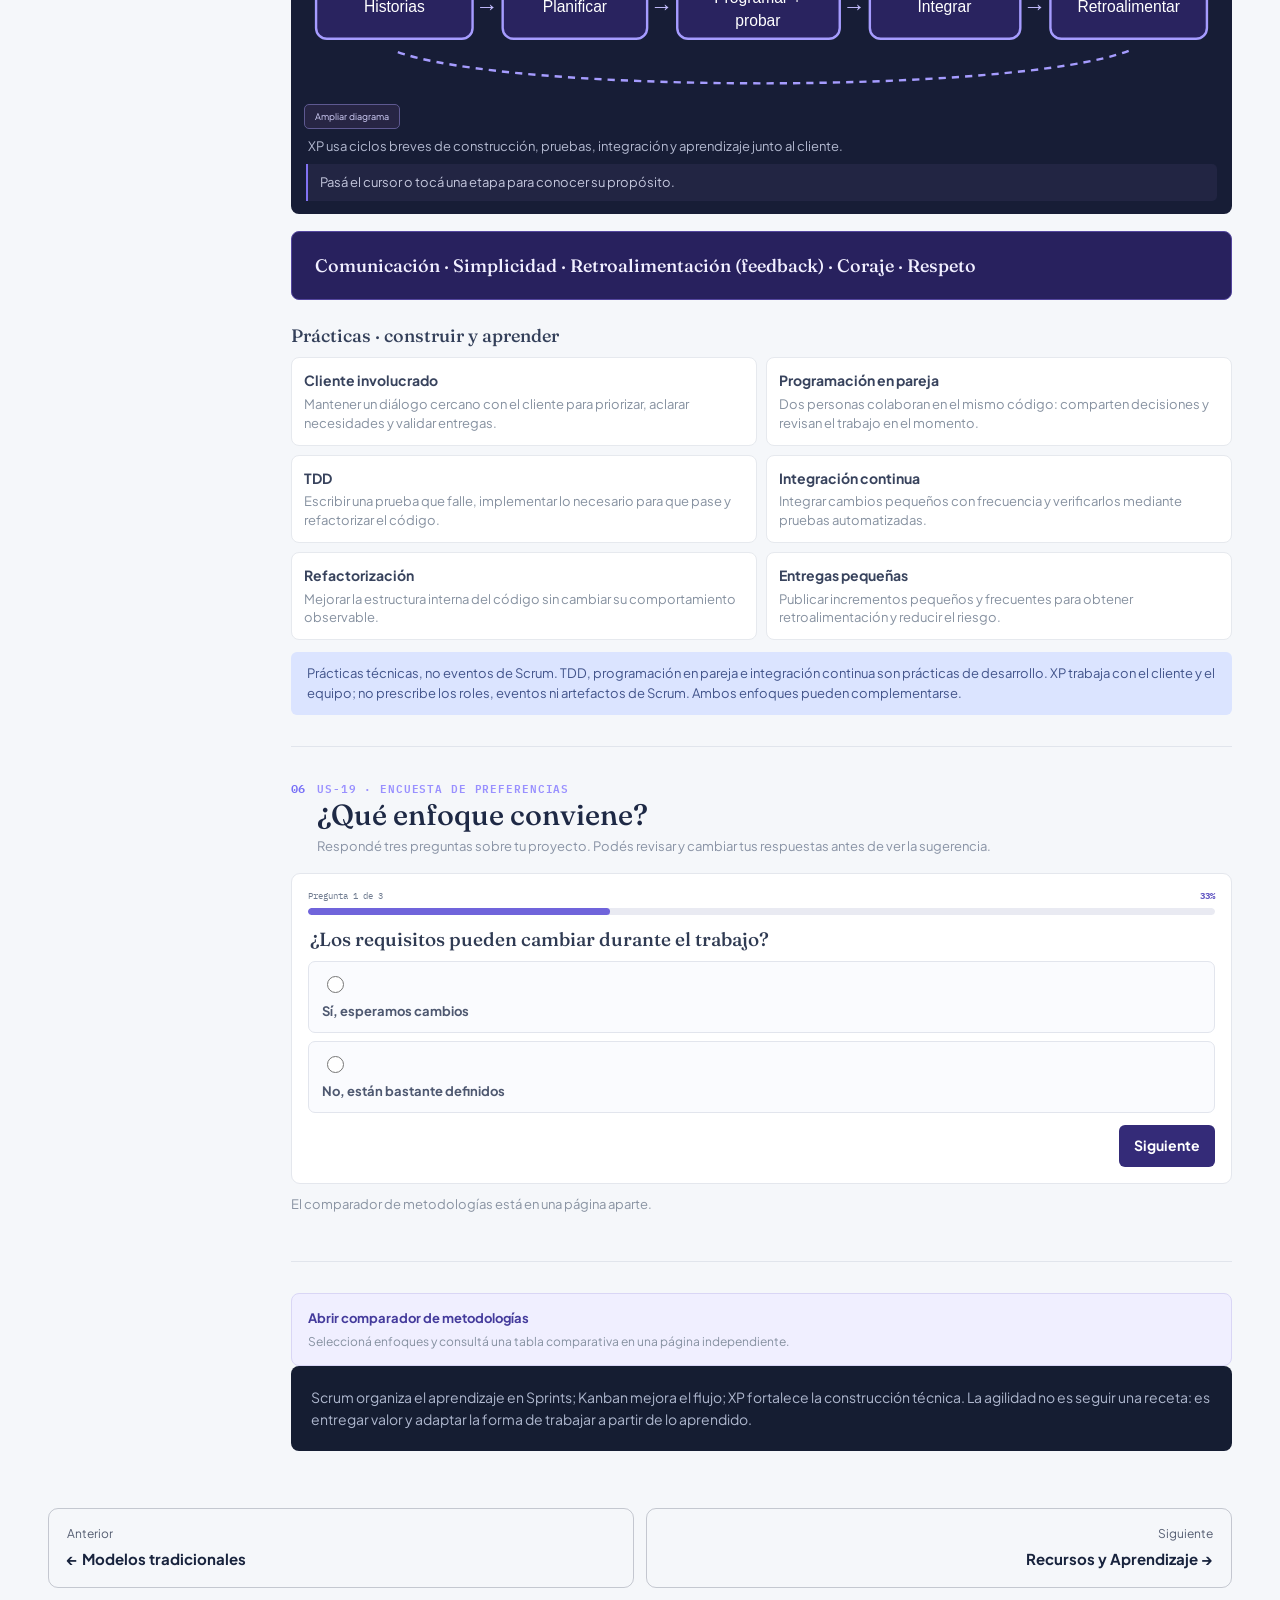
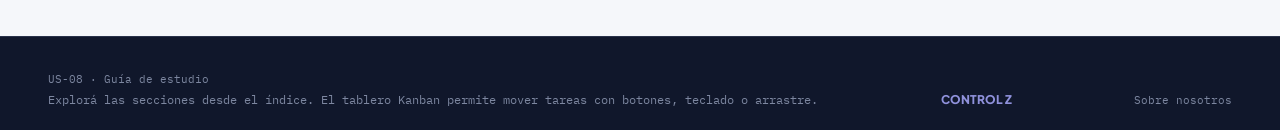
<file: pages/metodologias-agiles.html>
<!doctype html>
<html lang="es">
<head>
  <meta charset="utf-8">
  <meta name="viewport" content="width=device-width, initial-scale=1">
  <meta name="description" content="Fundamentos del Manifiesto Ágil, Scrum, Kanban y XP para equipos de desarrollo de software.">
  <title>Metodologías ágiles — Control Z</title>
  <link rel="preconnect" href="https://fonts.googleapis.com">
  <link rel="preconnect" href="https://fonts.gstatic.com" crossorigin>
  <link href="https://fonts.googleapis.com/css2?family=Fraunces:ital,opsz,wght@0,9..144,500;0,9..144,600;1,9..144,500;1,9..144,600&family=IBM+Plex+Mono:wght@400;500;600&family=Plus+Jakarta+Sans:wght@400;500;600;700;800&display=swap" rel="stylesheet">
  <link rel="stylesheet" href="../css/guias.css">
  <link rel="stylesheet" href="../css/historias.css">
  <link rel="stylesheet" href="../css/site-menu.css">
  <link rel="stylesheet" href="../css/scroll-reveal.css">
</head>
<body class="agile-page">
  <header class="guide-header">
    <a class="guide-brand" href="../index.html" aria-label="Control Z, inicio"><img class="brand-mark" src="../img/Los_Control_Z.png" alt=""><span><strong>CONTROL Z</strong><small>SISTEMA DE GESTIÓN Y CALIDAD DE SOFTWARE</small></span></a>
    <button class="menu-toggle" id="menuToggle" type="button" aria-label="Abrir menú de navegación" aria-expanded="false" aria-controls="siteMenu"><span class="menu-toggle-line"></span><span class="menu-toggle-line"></span><span class="menu-toggle-line"></span></button>
  </header>
  <main>
    <section class="agile-hero guide-wrap" id="inicio">
      <div class="breadcrumbs"><a href="../index.html">Inicio</a><span>/</span><span aria-current="page">Metodologías ágiles</span></div>
      <div class="agile-intro"><div><span class="micro-tag">US-08 · TRABAJO ÁGIL</span><h1>Metodologías<br>ágiles</h1><p>Entregar valor, aprender y adaptarse. Conocé los fundamentos compartidos y las distintas formas de trabajar de Scrum, Kanban y XP.</p><div class="pills"><span>Scrum</span><span>Kanban</span><span>XP</span></div></div><aside class="agile-summary"><small>EN ESTA GUÍA · DISTINTAS PERSPECTIVAS</small><p><strong>04</strong><span>valores para priorizar</span></p><p><strong>12</strong><span>principios para orientar</span></p><p><strong>03</strong><span>enfoques para trabajar</span></p></aside></div>
    </section>
    <div class="agile-layout guide-wrap">
      <nav class="contents-nav" aria-label="Contenido de la guía"><small>EN ESTA GUÍA</small><a class="is-active" href="#valores">Valores</a><a href="#principios">Principios</a><a href="#scrum">Scrum</a><a href="#roles">Roles</a><a href="#eventos">Eventos</a><a href="#artefactos">Artefactos</a><a href="#kanban">Kanban</a><a href="#xp">XP</a><a href="#selector-metodologia">Selector</a><a href="recursos-aprendizaje.html#glosario">Glosario ↗</a><a href="comparador-metodologias.html">Comparador ↗</a></nav>
      <div class="agile-content">
        <section class="agile-section" id="valores"><div class="agile-heading"><span>01</span><div><h2>Los cuatro valores</h2><p>El Manifiesto Ágil propone una forma de priorizar, no de descartar.</p></div></div><div class="values-grid" id="valuesGrid"></div><p class="blue-callout">Aunque valoramos ambos lados, valoramos más los de la izquierda: individuos, software funcionando, colaboración y respuesta al cambio.</p></section>
        <section class="agile-section" id="principios"><div class="agile-heading"><span>02</span><div><h2>Doce principios para actuar</h2><p>Una guía para tomar decisiones cotidianas con foco en el valor, las personas y la mejora continua.</p></div></div><div class="principles-grid" id="principlesGrid"></div></section>
        <section class="agile-section" id="scrum"><div class="agile-heading"><span>03</span><div><h2>Scrum: aprender en Sprints</h2><p>Un marco ligero para abordar problemas complejos mediante transparencia, inspección y adaptación.</p></div></div><h3 class="subheading" id="roles">Responsabilidades del equipo Scrum</h3><div class="role-grid" id="roleGrid"><article class="role-card"><strong>Product Owner</strong><p>Maximiza el valor del producto, define el Objetivo del Producto y ordena el Product Backlog.</p></article><article class="role-card"><strong>Scrum Master</strong><p>Ayuda a comprender y aplicar Scrum, mejora la efectividad del equipo y facilita la eliminación de impedimentos.</p></article><article class="role-card"><strong>Developers</strong><p>Crean un Incremento utilizable en cada Sprint, planifican el trabajo y cumplen la Definición de Terminado.</p></article></div><p class="section-note">El Scrum Team es autogestionado y multifuncional: sus integrantes deciden cómo realizar el trabajo y reúnen las capacidades necesarias para crear valor.</p><h3 class="subheading" id="eventos">Eventos · la cadencia del equipo</h3><div class="event-list" id="eventList"></div><div class="sprint-planner" data-sprint-timeline><p>Seleccioná un hito para ver su propósito y duración. Sprint de un mes como referencia.</p><div class="sprint-controls" role="group" aria-label="Eventos y trabajo del Sprint"><button type="button" data-sprint-event aria-pressed="true">Planning</button><button type="button" data-sprint-event aria-pressed="false">Daily Scrum</button><button type="button" data-sprint-event aria-pressed="false">Trabajo y refinamiento</button><button type="button" data-sprint-event aria-pressed="false">Review</button><button type="button" data-sprint-event aria-pressed="false">Retrospective</button></div><div class="sprint-detail" aria-live="polite"><strong>Sprint Planning</strong><p>El equipo define por qué el Sprint es valioso, qué puede completar y cómo realizará el trabajo.</p><small>Al inicio del Sprint · hasta 8 horas para un Sprint de un mes; menos si es más corto.</small></div></div><h3 class="subheading" id="artefactos">Artefactos · hacer visible el valor</h3><div class="artifact-grid" id="artifactGrid"></div><p class="section-note">La Definición de Terminado establece las condiciones de calidad que debe cumplir el Incremento para considerarse terminado.</p></section>
        <section class="agile-section" id="kanban"><div class="agile-heading"><span>04</span><div><h2>Kanban: cuidar el flujo</h2><p>Un enfoque para gestionar y mejorar el trabajo, haciendo visible cómo se mueve desde el inicio hasta la entrega.</p></div></div><figure class="agile-illustration"><svg viewBox="0 0 760 130" role="img" aria-labelledby="kanbanFlowTitle kanbanFlowDesc"><title id="kanbanFlowTitle">Flujo de trabajo Kanban</title><desc id="kanbanFlowDesc">El trabajo avanza de solicitudes a por hacer, en curso, revisión y terminado; los límites de trabajo en curso ayudan a sostener el flujo.</desc><g fill="#29235f" stroke="#a69cff" stroke-width="2"><rect x="10" y="36" width="130" height="58" rx="9"/><rect x="165" y="36" width="130" height="58" rx="9"/><rect x="320" y="36" width="130" height="58" rx="9"/><rect x="475" y="36" width="120" height="58" rx="9"/><rect x="620" y="36" width="130" height="58" rx="9"/></g><g fill="#fff" font-family="Arial,sans-serif" font-size="15" text-anchor="middle"><text x="75" y="70">Solicitudes</text><text x="230" y="70">Por hacer</text><text x="385" y="70">En curso</text><text x="535" y="70">Revisión</text><text x="685" y="70">Terminado</text></g><g fill="#c4beff" font-family="Arial,sans-serif" font-size="20" text-anchor="middle"><text x="152" y="72">→</text><text x="307" y="72">→</text><text x="462" y="72">→</text><text x="607" y="72">→</text></g></svg><figcaption>Visualizar etapas y limitar el trabajo en curso ayuda a reconocer bloqueos y mejorar el flujo.</figcaption></figure><div class="kanban-board"><div class="board-top"><span>FLUJO · VISUALIZAR · LIMITAR EL WIP</span><span id="kanbanCount" aria-live="polite">6 elementos en el tablero</span></div><div class="board-columns" id="kanbanBoard"></div><p>Mové las tareas con los botones, arrastrándolas entre columnas o usando las flechas del teclado. El límite de WIP muestra cuándo una columna está completa.</p></div><h3 class="subheading">Principios y prácticas de trabajo</h3><div class="practice-grid" id="kanbanPractices"></div><h3 class="subheading">Roles y responsabilidades</h3><p class="section-note">Kanban no exige roles específicos. Algunos equipos conservan sus responsabilidades actuales y asignan, si les sirve, funciones para coordinar las solicitudes y el flujo de entrega.</p><div class="role-grid kanban-role-grid" id="kanbanRoles"></div></section>
        <section class="agile-section" id="xp"><div class="agile-heading"><span>05</span><div><h2>XP: calidad desde el código</h2><p>La programación extrema combina colaboración cercana y prácticas técnicas para responder al cambio con software de calidad.</p></div></div><figure class="agile-illustration"><svg viewBox="0 0 760 150" role="img" aria-labelledby="xpCycleTitle xpCycleDesc"><title id="xpCycleTitle">Ciclo corto de desarrollo XP</title><desc id="xpCycleDesc">Historias de usuario, planificación, programación en pareja con pruebas, integración continua y retroalimentación del cliente forman un ciclo repetido.</desc><g fill="#29235f" stroke="#a69cff" stroke-width="2"><rect x="10" y="48" width="130" height="54" rx="9"/><rect x="165" y="48" width="120" height="54" rx="9"/><rect x="310" y="48" width="135" height="54" rx="9"/><rect x="470" y="48" width="125" height="54" rx="9"/><rect x="620" y="48" width="130" height="54" rx="9"/></g><g fill="#fff" font-family="Arial,sans-serif" font-size="13" text-anchor="middle"><text x="75" y="80">Historias</text><text x="225" y="80">Planificar</text><text x="377" y="72">Programar +</text><text x="377" y="91">probar</text><text x="532" y="80">Integrar</text><text x="685" y="80">Retroalimentar</text></g><g fill="#c4beff" font-family="Arial,sans-serif" font-size="19" text-anchor="middle"><text x="152" y="81">→</text><text x="297" y="81">→</text><text x="457" y="81">→</text><text x="607" y="81">→</text></g><path d="M685 112 C590 148 170 148 75 112" fill="none" stroke="#a69cff" stroke-width="2" stroke-dasharray="6 5"/></svg><figcaption>XP usa ciclos breves de construcción, pruebas, integración y aprendizaje junto al cliente.</figcaption></figure><div class="xp-values">Comunicación · Simplicidad · Retroalimentación (feedback) · Coraje · Respeto</div><h3 class="subheading">Prácticas · construir y aprender</h3><div class="practice-grid" id="xpPractices"></div><p class="blue-callout">Prácticas técnicas, no eventos de Scrum. TDD, programación en pareja e integración continua son prácticas de desarrollo. XP trabaja con el cliente y el equipo; no prescribe los roles, eventos ni artefactos de Scrum. Ambos enfoques pueden complementarse.</p></section>
        <section class="agile-section" id="selector-metodologia"><div class="agile-heading"><span>06</span><div><small class="micro-tag">US-19 · ENCUESTA DE PREFERENCIAS</small><h2>¿Qué enfoque conviene?</h2><p>Respondé tres preguntas sobre tu proyecto. Podés revisar y cambiar tus respuestas antes de ver la sugerencia.</p></div></div><form class="method-picker" id="methodPicker" novalidate><div class="method-progress"><div><span id="methodStepLabel">Pregunta 1 de 3</span><strong id="methodProgressPercent">33%</strong></div><progress id="methodProgress" max="3" value="1" aria-label="Progreso de la encuesta"></progress></div><fieldset class="method-step is-active" data-method-step="0"><legend>¿Los requisitos pueden cambiar durante el trabajo?</legend><label><input type="radio" name="change" value="yes" required> Sí, esperamos cambios</label><label><input type="radio" name="change" value="no" required> No, están bastante definidos</label></fieldset><fieldset class="method-step" data-method-step="1" hidden><legend>¿Necesitás entregar valor en incrementos frecuentes?</legend><label><input type="radio" name="delivery" value="yes" required> Sí, queremos validar avances</label><label><input type="radio" name="delivery" value="no" required> No es prioritario</label></fieldset><fieldset class="method-step" data-method-step="2" hidden><legend>¿El trabajo llega como solicitudes continuas y variadas?</legend><label><input type="radio" name="flow" value="yes" required> Sí, el flujo es continuo</label><label><input type="radio" name="flow" value="no" required> No, trabajamos por objetivos de producto</label></fieldset><p class="method-error" id="methodError" role="alert" hidden>Elegí una respuesta para continuar.</p><div class="method-actions"><button type="button" data-method-back hidden>Anterior</button><button type="button" data-method-next>Siguiente</button><button type="submit" data-method-submit hidden>Ver recomendación</button></div></form><div id="methodResult" class="method-result" aria-live="polite" hidden></div><p class="section-note">El comparador de metodologías está en una página aparte.</p></section>
        <a class="compare-page-link" href="comparador-metodologias.html">Abrir comparador de metodologías <span>Seleccioná enfoques y consultá una tabla comparativa en una página independiente.</span></a>
        <aside class="agile-takeaway">Scrum organiza el aprendizaje en Sprints; Kanban mejora el flujo; XP fortalece la construcción técnica. La agilidad no es seguir una receta: es entregar valor y adaptar la forma de trabajar a partir de lo aprendido.</aside>
      </div>
    </div>
  </main>
  <footer class="guide-footer"><div><span>US-08 · Guía de estudio</span><small>Explorá las secciones desde el índice. El tablero Kanban permite mover tareas con botones, teclado o arrastre.</small></div><strong>CONTROL Z</strong><a href="sobre-nosotros.html">Sobre nosotros</a></footer>
  <script src="../js/guias.js"></script>
  <script src="../js/historias.js"></script>
  <dialog class="lightbox" id="diagramLightbox" aria-label="Diagrama ampliado"><form method="dialog"><button class="lightbox-close" aria-label="Cerrar ampliación">×</button></form><div class="lightbox-content"></div></dialog>
  <div class="menu-overlay" id="siteMenu" aria-hidden="true"></div>
  <script src="../js/main.js"></script>
  <script src="../js/scroll-reveal.js"></script>
</body>
</html>
</file>
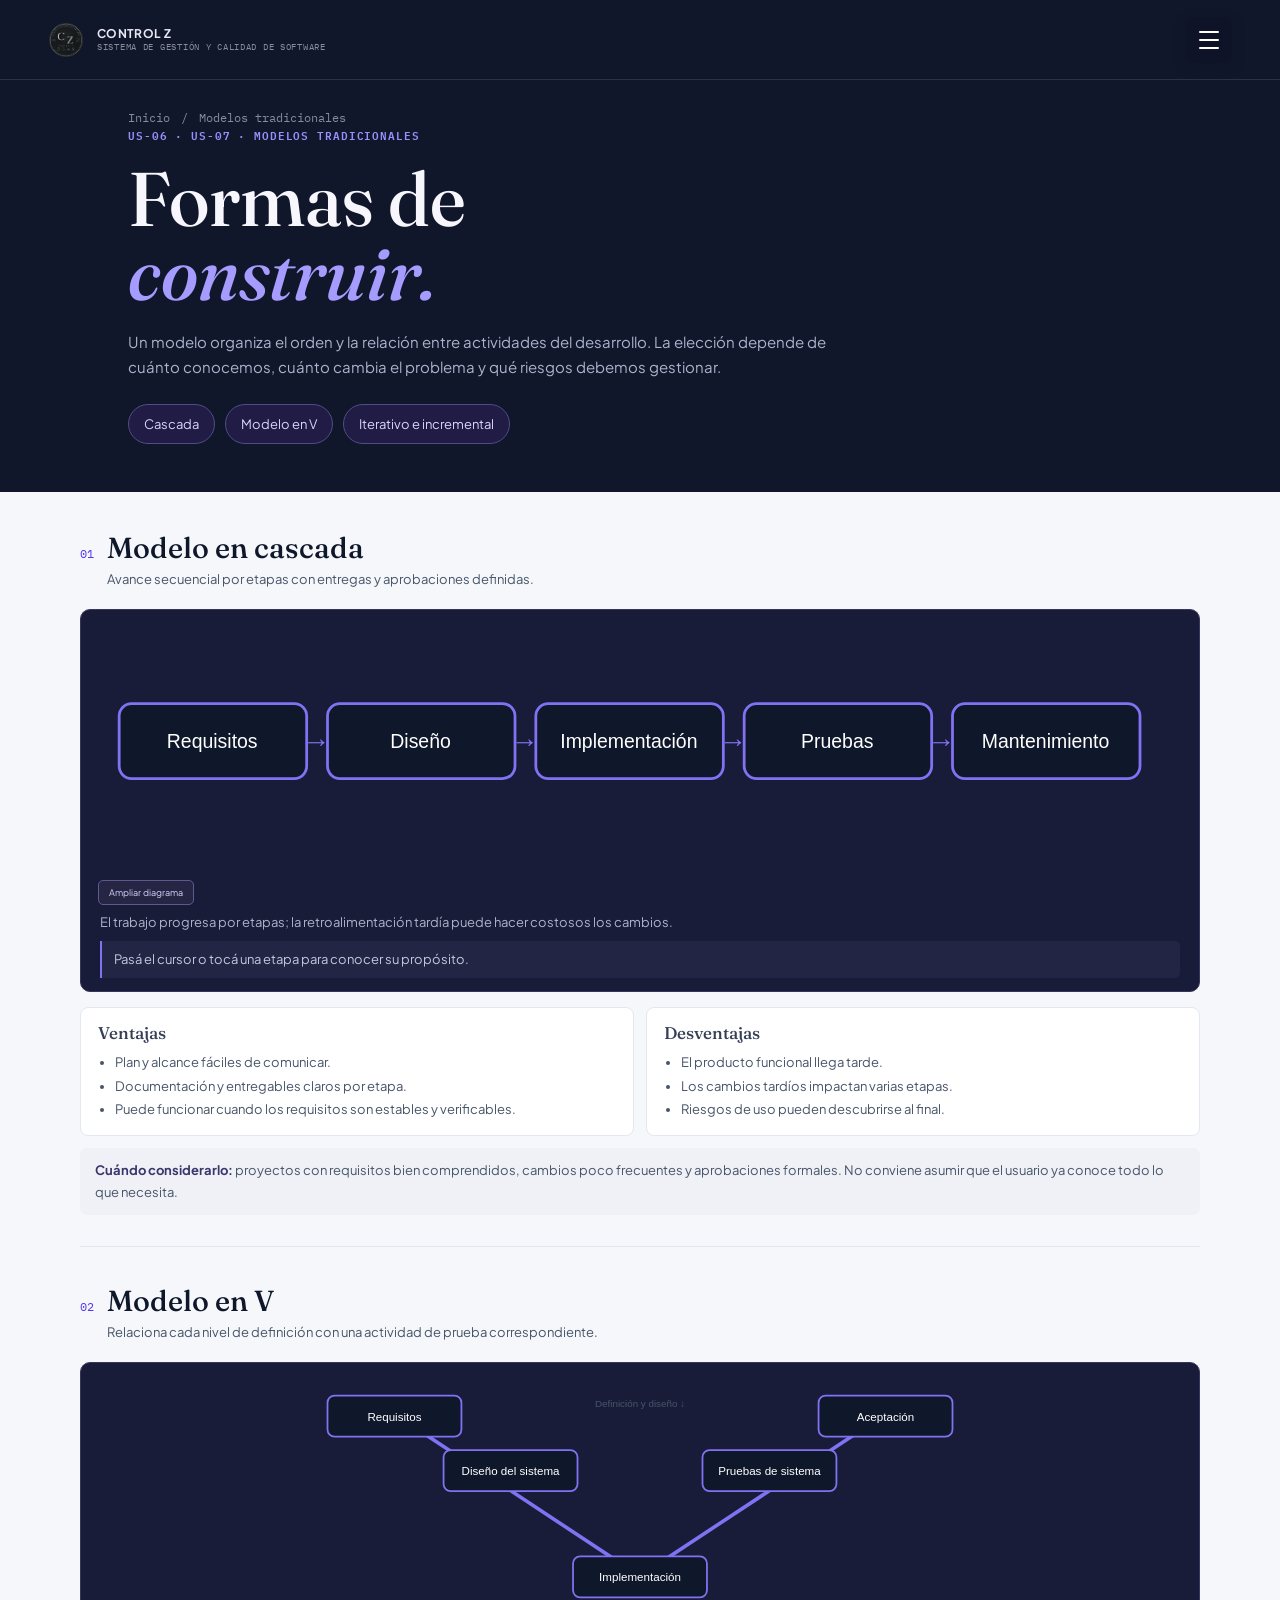
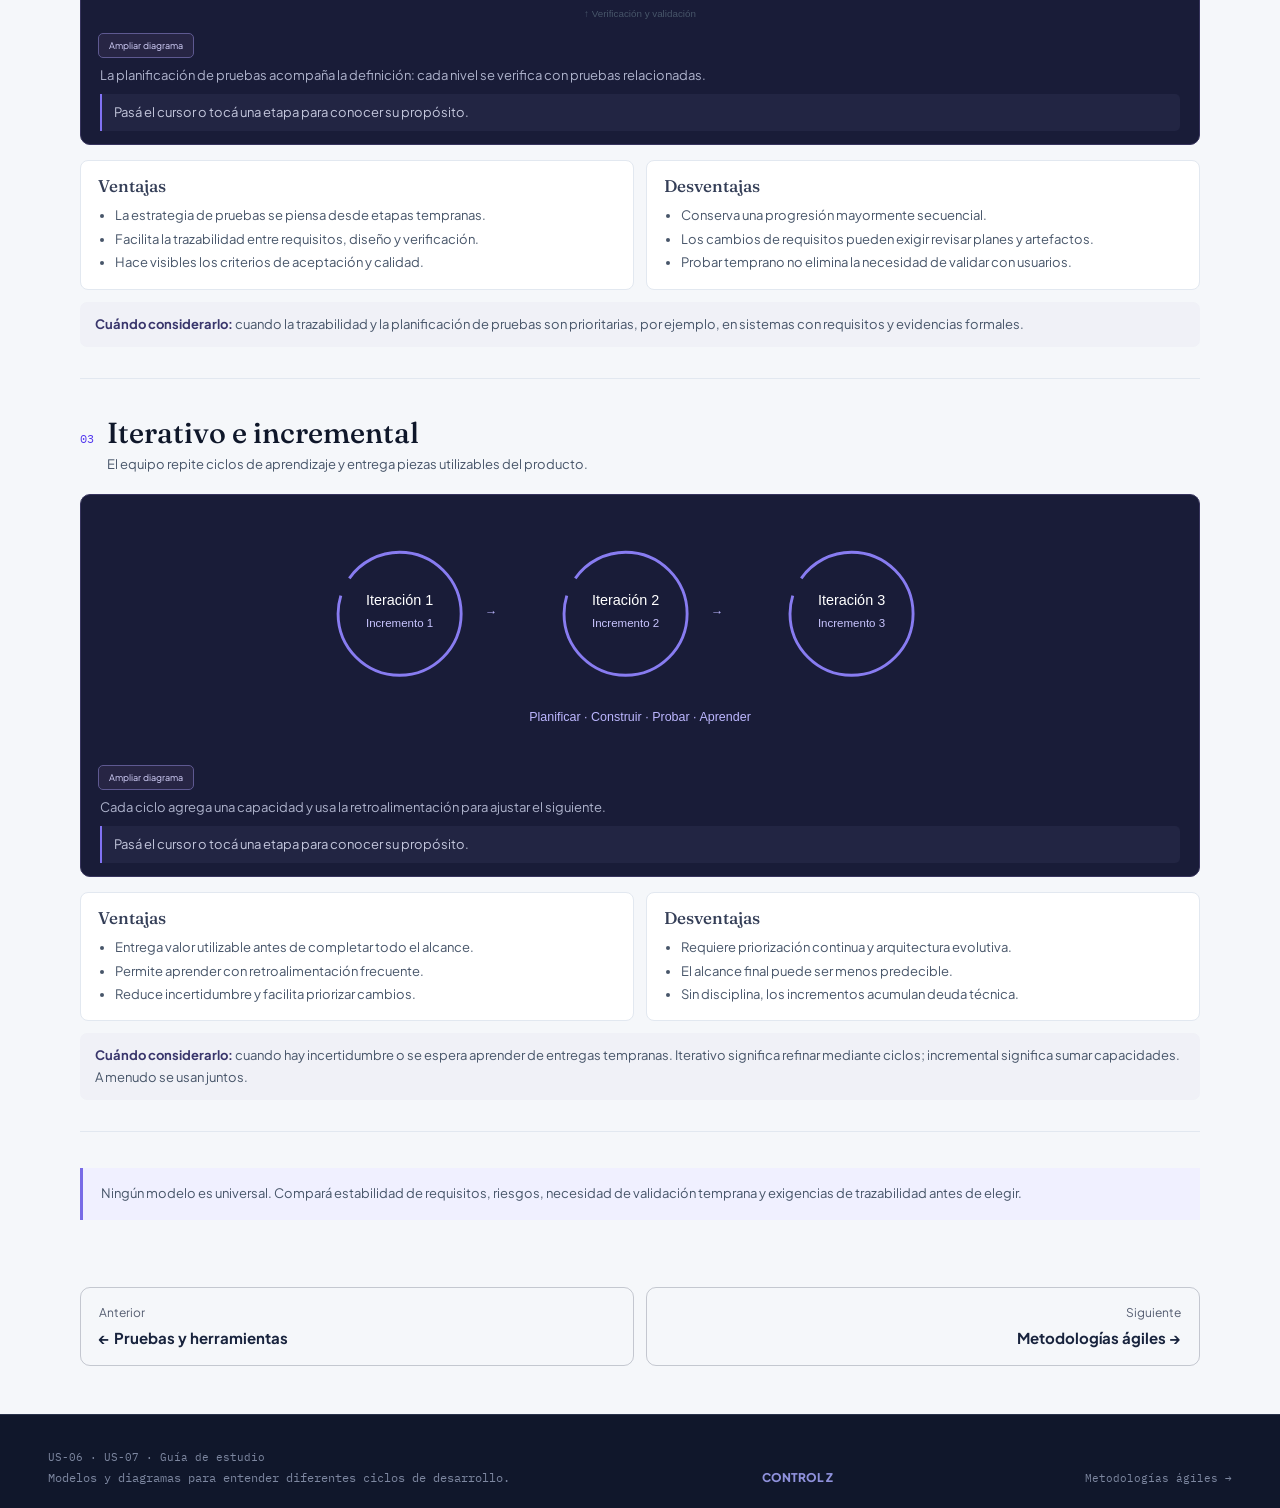
<file: pages/modelos-tradicionales.html>
<!doctype html>
<html lang="es"><head><meta charset="utf-8"><meta name="viewport" content="width=device-width, initial-scale=1"><meta name="description" content="Comparación visual de los modelos cascada, en V e iterativo e incremental."><title>Modelos tradicionales — Control Z</title><link rel="preconnect" href="https://fonts.googleapis.com"><link rel="preconnect" href="https://fonts.gstatic.com" crossorigin><link href="https://fonts.googleapis.com/css2?family=Fraunces:ital,opsz,wght@0,9..144,500;0,9..144,600;1,9..144,500&family=IBM+Plex+Mono:wght@400;500&family=Plus+Jakarta+Sans:wght@400;500;600;700;800&display=swap" rel="stylesheet"><link rel="stylesheet" href="../css/guias.css"><link rel="stylesheet" href="../css/site-menu.css"><link rel="stylesheet" href="../css/historias.css"><link rel="stylesheet" href="../css/scroll-reveal.css"></head>
<body class="agile-page"><header class="guide-header"><a class="guide-brand" href="../index.html"><img class="brand-mark" src="../img/Los_Control_Z.png" alt=""><span><strong>CONTROL Z</strong><small>SISTEMA DE GESTIÓN Y CALIDAD DE SOFTWARE</small></span></a><button class="menu-toggle" id="menuToggle" type="button" aria-label="Abrir menú de navegación" aria-expanded="false" aria-controls="siteMenu"><span class="menu-toggle-line"></span><span class="menu-toggle-line"></span><span class="menu-toggle-line"></span></button></header>
<main><section class="story-hero"><div class="story-wrap"><div class="breadcrumbs"><a href="../index.html">Inicio</a><span>/</span><span aria-current="page">Modelos tradicionales</span></div><span class="micro-tag">US-06 · US-07 · MODELOS TRADICIONALES</span><h1>Formas de<br><em>construir.</em></h1><p>Un modelo organiza el orden y la relación entre actividades del desarrollo. La elección depende de cuánto conocemos, cuánto cambia el problema y qué riesgos debemos gestionar.</p><nav class="story-jump" aria-label="Modelos"><a href="#cascada">Cascada</a><a href="#modelo-v">Modelo en V</a><a href="#iterativo">Iterativo e incremental</a></nav></div></section>
<div class="story-wrap story-content"><section class="story-section model-section" id="cascada"><header class="story-heading"><span>01</span><div><h2>Modelo en cascada</h2><p>Avance secuencial por etapas con entregas y aprobaciones definidas.</p></div></header><figure class="diagram-card"><button class="diagram-open" type="button" aria-label="Ampliar diagrama del modelo en cascada"><svg viewBox="0 0 760 180" role="img" aria-labelledby="cascadeTitle cascadeDesc"><title id="cascadeTitle">Etapas secuenciales del modelo en cascada</title><desc id="cascadeDesc">Requisitos, diseño, implementación, pruebas y mantenimiento conectados en secuencia.</desc><g fill="#0f172a" stroke="#8172f3" stroke-width="2"><rect x="5" y="58" width="135" height="54" rx="9"/><rect x="155" y="58" width="135" height="54" rx="9"/><rect x="305" y="58" width="135" height="54" rx="9"/><rect x="455" y="58" width="135" height="54" rx="9"/><rect x="605" y="58" width="135" height="54" rx="9"/></g><g fill="#fff" font-family="Arial,sans-serif" font-size="14" text-anchor="middle"><text x="72" y="90">Requisitos</text><text x="222" y="90">Diseño</text><text x="372" y="90">Implementación</text><text x="522" y="90">Pruebas</text><text x="672" y="90">Mantenimiento</text></g><g fill="#8172f3" font-family="Arial,sans-serif" font-size="20" text-anchor="middle"><text x="147" y="92">→</text><text x="297" y="92">→</text><text x="447" y="92">→</text><text x="597" y="92">→</text></g></svg></button><figcaption>El trabajo progresa por etapas; la retroalimentación tardía puede hacer costosos los cambios.</figcaption></figure><div class="pros-cons"><article><h3>Ventajas</h3><ul><li>Plan y alcance fáciles de comunicar.</li><li>Documentación y entregables claros por etapa.</li><li>Puede funcionar cuando los requisitos son estables y verificables.</li></ul></article><article><h3>Desventajas</h3><ul><li>El producto funcional llega tarde.</li><li>Los cambios tardíos impactan varias etapas.</li><li>Riesgos de uso pueden descubrirse al final.</li></ul></article></div><p class="when"><strong>Cuándo considerarlo:</strong> proyectos con requisitos bien comprendidos, cambios poco frecuentes y aprobaciones formales. No conviene asumir que el usuario ya conoce todo lo que necesita.</p></section>
<section class="story-section model-section" id="modelo-v"><header class="story-heading"><span>02</span><div><h2>Modelo en V</h2><p>Relaciona cada nivel de definición con una actividad de prueba correspondiente.</p></div></header><figure class="diagram-card"><button class="diagram-open" type="button" aria-label="Ampliar diagrama del modelo en V"><svg viewBox="0 0 760 280" role="img" aria-labelledby="vTitle vDesc"><title id="vTitle">Relación entre definición y pruebas en el modelo en V</title><desc id="vDesc">El lado izquierdo define requisitos y diseño; el fondo representa la implementación; el lado derecho verifica con pruebas unitarias, de integración, de sistema y aceptación.</desc><path d="M110 46 380 224 650 46" fill="none" stroke="#8172f3" stroke-width="4"/><g fill="#0f172a" stroke="#8172f3" stroke-width="2"><rect x="30" y="22" width="150" height="46" rx="8"/><rect x="160" y="83" width="150" height="46" rx="8"/><rect x="305" y="202" width="150" height="46" rx="8"/><rect x="450" y="83" width="150" height="46" rx="8"/><rect x="580" y="22" width="150" height="46" rx="8"/></g><g fill="#fff" font-family="Arial,sans-serif" font-size="13" text-anchor="middle"><text x="105" y="50">Requisitos</text><text x="235" y="111">Diseño del sistema</text><text x="380" y="230">Implementación</text><text x="525" y="111">Pruebas de sistema</text><text x="655" y="50">Aceptación</text></g><g fill="#475569" font-family="Arial,sans-serif" font-size="11" text-anchor="middle"><text x="380" y="35">Definición y diseño ↓</text><text x="380" y="270">↑ Verificación y validación</text></g></svg></button><figcaption>La planificación de pruebas acompaña la definición: cada nivel se verifica con pruebas relacionadas.</figcaption></figure><div class="pros-cons"><article><h3>Ventajas</h3><ul><li>La estrategia de pruebas se piensa desde etapas tempranas.</li><li>Facilita la trazabilidad entre requisitos, diseño y verificación.</li><li>Hace visibles los criterios de aceptación y calidad.</li></ul></article><article><h3>Desventajas</h3><ul><li>Conserva una progresión mayormente secuencial.</li><li>Los cambios de requisitos pueden exigir revisar planes y artefactos.</li><li>Probar temprano no elimina la necesidad de validar con usuarios.</li></ul></article></div><p class="when"><strong>Cuándo considerarlo:</strong> cuando la trazabilidad y la planificación de pruebas son prioritarias, por ejemplo, en sistemas con requisitos y evidencias formales.</p></section>
<section class="story-section model-section" id="iterativo"><header class="story-heading"><span>03</span><div><h2>Iterativo e incremental</h2><p>El equipo repite ciclos de aprendizaje y entrega piezas utilizables del producto.</p></div></header><figure class="diagram-card"><button class="diagram-open" type="button" aria-label="Ampliar diagrama del modelo iterativo e incremental"><svg viewBox="0 0 760 260" role="img" aria-labelledby="iterTitle iterDesc"><title id="iterTitle">Ciclos repetidos que agregan incrementos al producto</title><desc id="iterDesc">Tres ciclos de planificar, construir, probar y aprender producen incrementos sucesivos del producto.</desc><g font-family="Arial,sans-serif" text-anchor="middle"><g transform="translate(25 18)"><circle cx="105" cy="92" r="64" fill="none" stroke="#887cf1" stroke-width="3" stroke-dasharray="220 20"/><text x="105" y="83" fill="#fff" font-size="15">Iteración 1</text><text x="105" y="106" fill="#c9c5ff" font-size="12">Incremento 1</text></g><g transform="translate(260 18)"><circle cx="105" cy="92" r="64" fill="none" stroke="#887cf1" stroke-width="3" stroke-dasharray="220 20"/><text x="105" y="83" fill="#fff" font-size="15">Iteración 2</text><text x="105" y="106" fill="#c9c5ff" font-size="12">Incremento 2</text></g><g transform="translate(495 18)"><circle cx="105" cy="92" r="64" fill="none" stroke="#887cf1" stroke-width="3" stroke-dasharray="220 20"/><text x="105" y="83" fill="#fff" font-size="15">Iteración 3</text><text x="105" y="106" fill="#c9c5ff" font-size="12">Incremento 3</text></g><g fill="#bdb7ff" font-size="13"><text x="225" y="112">→</text><text x="460" y="112">→</text><text x="380" y="221">Planificar · Construir · Probar · Aprender</text></g></g></svg></button><figcaption>Cada ciclo agrega una capacidad y usa la retroalimentación para ajustar el siguiente.</figcaption></figure><div class="pros-cons"><article><h3>Ventajas</h3><ul><li>Entrega valor utilizable antes de completar todo el alcance.</li><li>Permite aprender con retroalimentación frecuente.</li><li>Reduce incertidumbre y facilita priorizar cambios.</li></ul></article><article><h3>Desventajas</h3><ul><li>Requiere priorización continua y arquitectura evolutiva.</li><li>El alcance final puede ser menos predecible.</li><li>Sin disciplina, los incrementos acumulan deuda técnica.</li></ul></article></div><p class="when"><strong>Cuándo considerarlo:</strong> cuando hay incertidumbre o se espera aprender de entregas tempranas. Iterativo significa refinar mediante ciclos; incremental significa sumar capacidades. A menudo se usan juntos.</p></section><aside class="story-note">Ningún modelo es universal. Compará estabilidad de requisitos, riesgos, necesidad de validación temprana y exigencias de trazabilidad antes de elegir.</aside></div></main>
<footer class="guide-footer"><div><span>US-06 · US-07 · Guía de estudio</span><small>Modelos y diagramas para entender diferentes ciclos de desarrollo.</small></div><strong>CONTROL Z</strong><a href="metodologias-agiles.html">Metodologías ágiles →</a></footer><dialog class="lightbox" id="diagramLightbox" aria-label="Diagrama ampliado"><form method="dialog"><button class="lightbox-close" aria-label="Cerrar ampliación">×</button></form><div class="lightbox-content"></div></dialog>
<div class="menu-overlay" id="siteMenu" aria-hidden="true"></div><script src="../js/main.js"></script><script src="../js/historias.js"></script><script src="../js/scroll-reveal.js"></script></body></html>
</file>
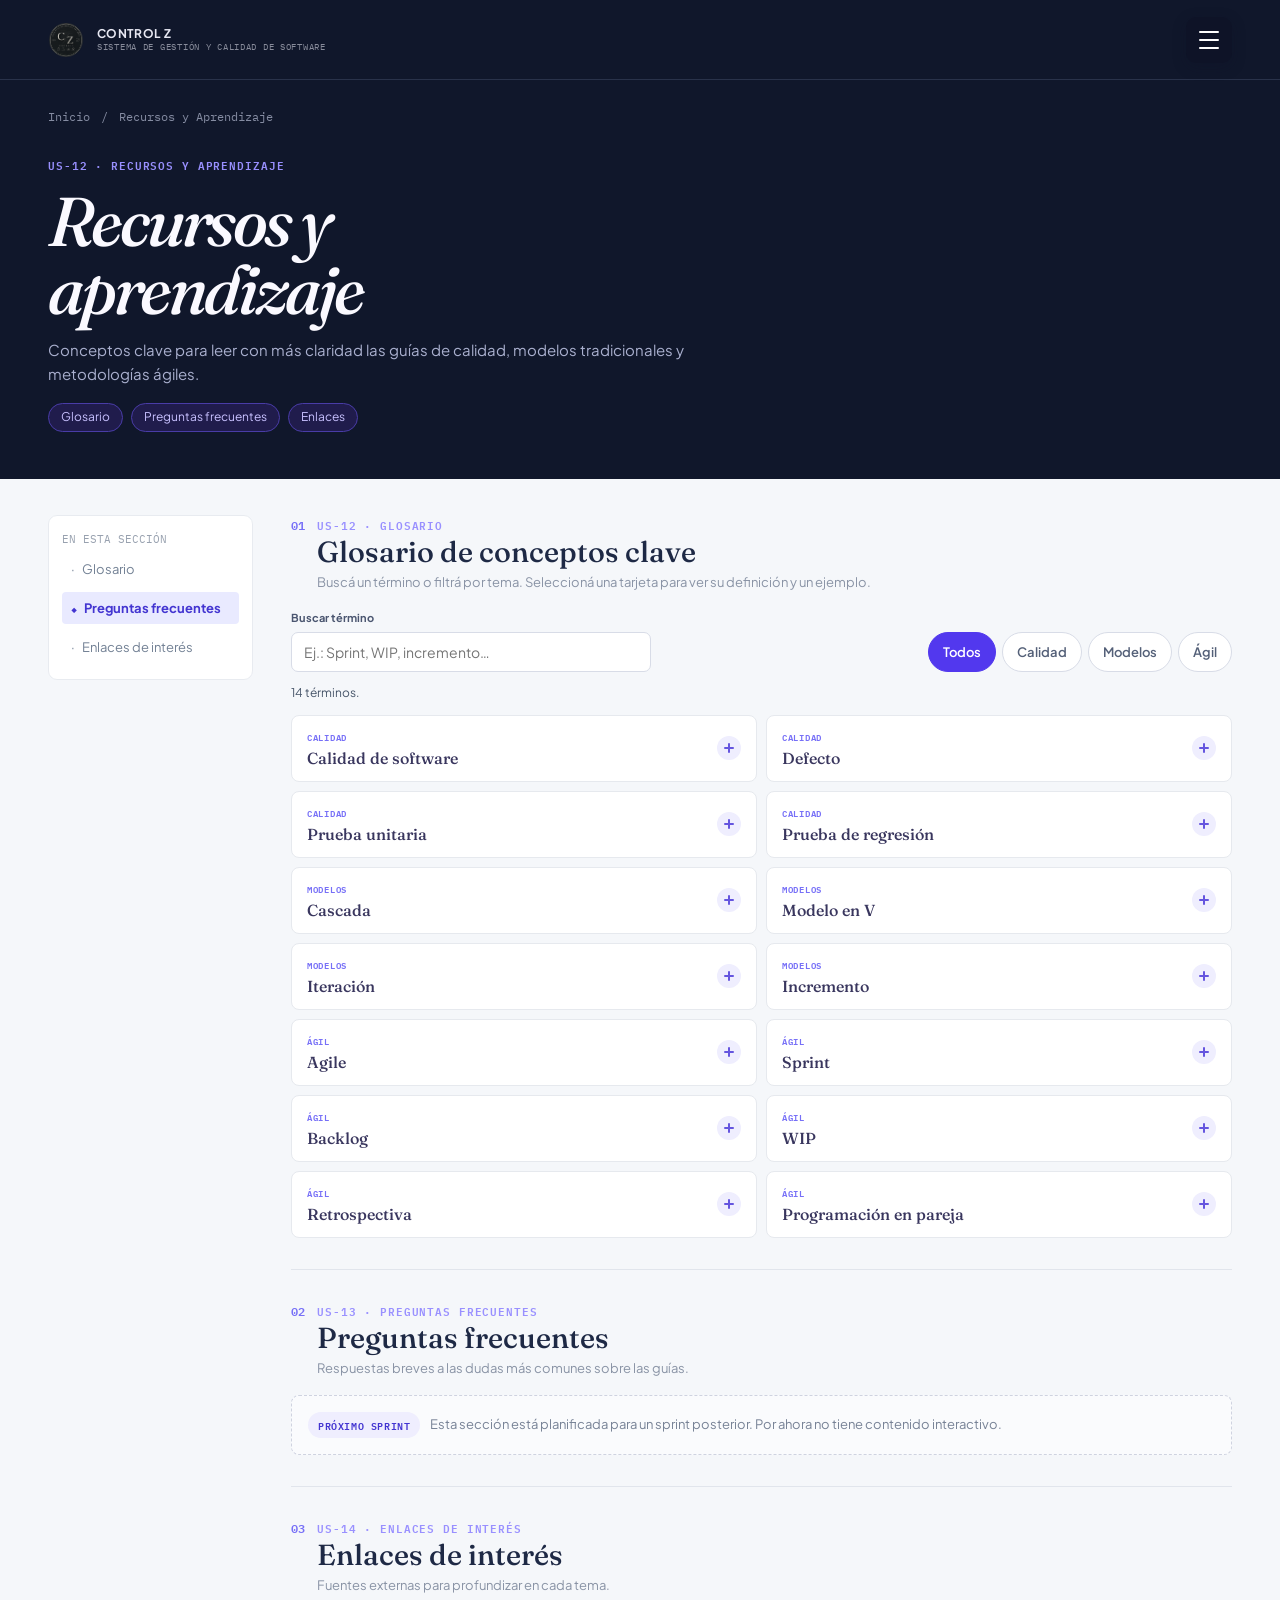
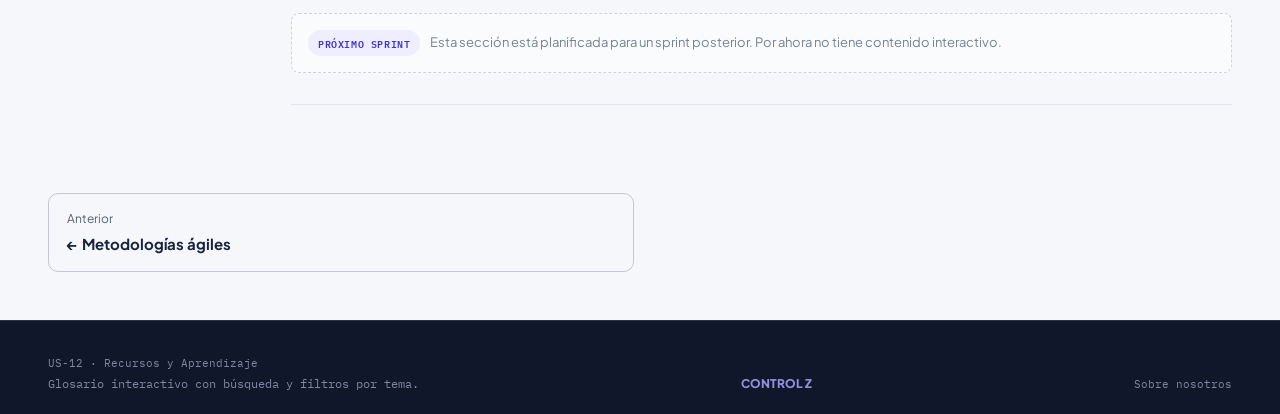
<file: pages/recursos-aprendizaje.html>
<!doctype html>
<html lang="es">
<head>
  <meta charset="utf-8">
  <meta name="viewport" content="width=device-width, initial-scale=1">
  <meta name="description" content="Glosario interactivo de conceptos clave de calidad, modelos y metodologías ágiles.">
  <title>Recursos y Aprendizaje — Control Z</title>
  <link rel="preconnect" href="https://fonts.googleapis.com">
  <link rel="preconnect" href="https://fonts.gstatic.com" crossorigin>
  <link href="https://fonts.googleapis.com/css2?family=Fraunces:ital,opsz,wght@0,9..144,500;0,9..144,600;1,9..144,500;1,9..144,600&family=IBM+Plex+Mono:wght@400;500;600&family=Plus+Jakarta+Sans:wght@400;500;600;700;800&display=swap" rel="stylesheet">
  <link rel="stylesheet" href="../css/guias.css">
  <link rel="stylesheet" href="../css/historias.css">
  <link rel="stylesheet" href="../css/recursos.css">
  <link rel="stylesheet" href="../css/site-menu.css">
  <link rel="stylesheet" href="../css/scroll-reveal.css">
</head>
<body class="agile-page">
  <header class="guide-header">
    <a class="guide-brand" href="../index.html" aria-label="Control Z, inicio"><img class="brand-mark" src="../img/Los_Control_Z.png" alt=""><span><strong>CONTROL Z</strong><small>SISTEMA DE GESTIÓN Y CALIDAD DE SOFTWARE</small></span></a>
    <button class="menu-toggle" id="menuToggle" type="button" aria-label="Abrir menú de navegación" aria-expanded="false" aria-controls="siteMenu"><span class="menu-toggle-line"></span><span class="menu-toggle-line"></span><span class="menu-toggle-line"></span></button>
  </header>
  <main>
    <section class="agile-hero guide-wrap" id="inicio">
      <div class="breadcrumbs"><a href="../index.html">Inicio</a><span>/</span><span aria-current="page">Recursos y Aprendizaje</span></div>
      <div class="agile-intro"><div><span class="micro-tag">US-12 · RECURSOS Y APRENDIZAJE</span><h1>Recursos y<br>aprendizaje</h1><p>Conceptos clave para leer con más claridad las guías de calidad, modelos tradicionales y metodologías ágiles.</p><div class="pills"><span>Glosario</span><span>Preguntas frecuentes</span><span>Enlaces</span></div></div></div>
    </section>
    <div class="agile-layout guide-wrap">
      <nav class="contents-nav" aria-label="Contenido de la sección"><small>EN ESTA SECCIÓN</small><a class="is-active" href="#glosario">Glosario</a><a href="#faq">Preguntas frecuentes</a><a href="#enlaces">Enlaces de interés</a></nav>
      <div class="agile-content">
        <section class="agile-section" id="glosario">
          <div class="agile-heading"><span>01</span><div><small class="micro-tag">US-12 · GLOSARIO</small><h2>Glosario de conceptos clave</h2><p>Buscá un término o filtrá por tema. Seleccioná una tarjeta para ver su definición y un ejemplo.</p></div></div>
          <div class="glossary-tools">
            <label class="glossary-search"><span>Buscar término</span><input type="search" id="glossarySearch" placeholder="Ej.: Sprint, WIP, incremento…" autocomplete="off"></label>
            <div class="glossary-filters" role="group" aria-label="Filtrar por tema">
              <button type="button" class="filter-button is-selected" data-glossary-filter="all" aria-pressed="true">Todos</button>
              <button type="button" class="filter-button" data-glossary-filter="calidad" aria-pressed="false">Calidad</button>
              <button type="button" class="filter-button" data-glossary-filter="modelos" aria-pressed="false">Modelos</button>
              <button type="button" class="filter-button" data-glossary-filter="agil" aria-pressed="false">Ágil</button>
            </div>
          </div>
          <p class="filter-status" id="glossaryStatus" aria-live="polite"></p>
          <div class="glossary-cards" id="glossaryCards"></div>
          <p class="glossary-empty" id="glossaryEmpty" hidden>No encontramos términos con esa búsqueda. Probá con otra palabra o elegí “Todos”.</p>
        </section>
        <section class="agile-section" id="faq">
          <div class="agile-heading"><span>02</span><div><small class="micro-tag">US-13 · PREGUNTAS FRECUENTES</small><h2>Preguntas frecuentes</h2><p>Respuestas breves a las dudas más comunes sobre las guías.</p></div></div>
          <div class="upcoming-card"><span class="upcoming-badge">Próximo sprint</span><p>Esta sección está planificada para un sprint posterior. Por ahora no tiene contenido interactivo.</p></div>
        </section>
        <section class="agile-section" id="enlaces">
          <div class="agile-heading"><span>03</span><div><small class="micro-tag">US-14 · ENLACES DE INTERÉS</small><h2>Enlaces de interés</h2><p>Fuentes externas para profundizar en cada tema.</p></div></div>
          <div class="upcoming-card"><span class="upcoming-badge">Próximo sprint</span><p>Esta sección está planificada para un sprint posterior. Por ahora no tiene contenido interactivo.</p></div>
        </section>
      </div>
    </div>
  </main>
  <footer class="guide-footer"><div><span>US-12 · Recursos y Aprendizaje</span><small>Glosario interactivo con búsqueda y filtros por tema.</small></div><strong>CONTROL Z</strong><a href="sobre-nosotros.html">Sobre nosotros</a></footer>
  <script src="../js/guias.js"></script>
  <script src="../js/recursos.js"></script>
  <div class="menu-overlay" id="siteMenu" aria-hidden="true"></div>
  <script src="../js/main.js"></script>
  <script src="../js/scroll-reveal.js"></script>
</body>
</html>
</file>
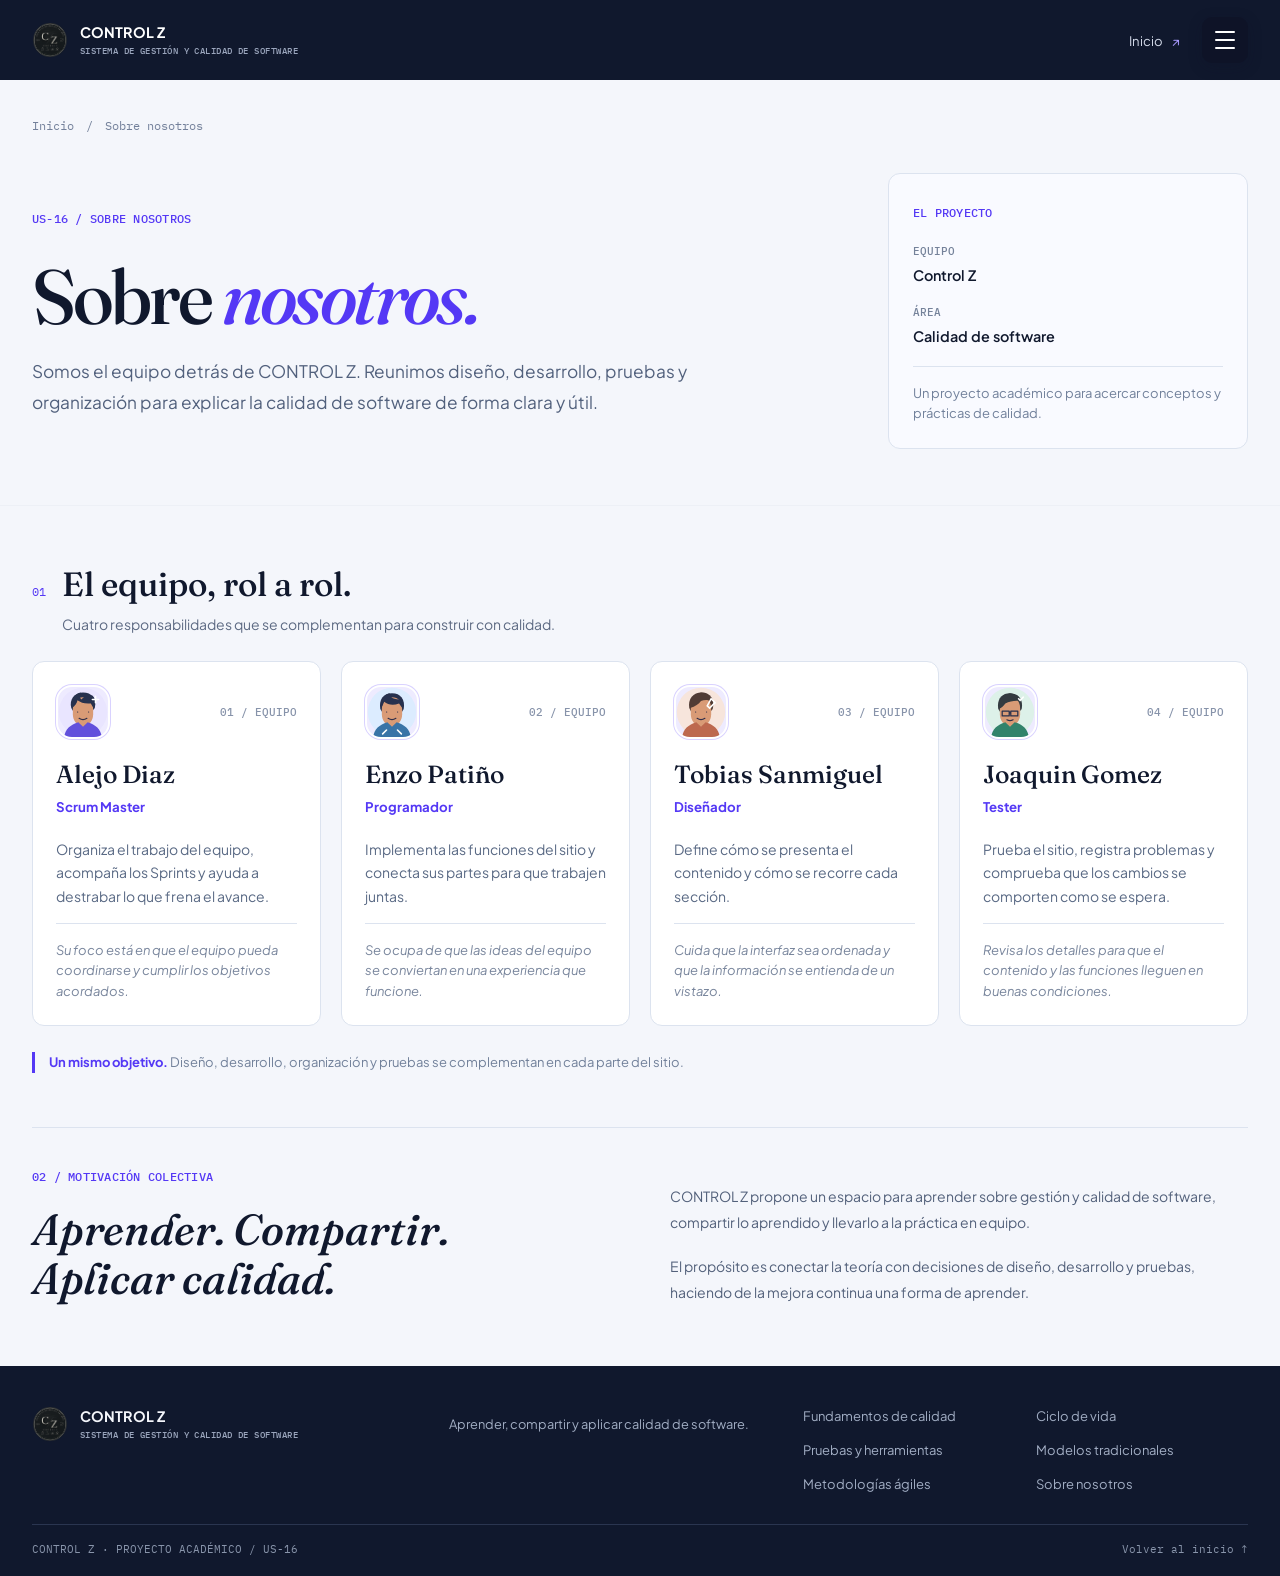
<file: pages/sobre-nosotros.html>
<!doctype html>
<html lang="es">
<head>
  <meta charset="utf-8">
  <meta name="viewport" content="width=device-width, initial-scale=1">
  <meta name="description" content="Conocé al equipo de Control Z y el propósito detrás de este espacio para aprender sobre calidad de software.">
  <title>Sobre nosotros — Control Z</title>
  <link rel="preconnect" href="https://fonts.googleapis.com">
  <link rel="preconnect" href="https://fonts.gstatic.com" crossorigin>
  <link href="https://fonts.googleapis.com/css2?family=Fraunces:ital,opsz,wght@0,9..144,400;0,9..144,500;0,9..144,600;1,9..144,400&family=IBM+Plex+Mono:wght@400;500;600&family=Plus+Jakarta+Sans:wght@400;500;600;700;800&display=swap" rel="stylesheet">
  <link rel="stylesheet" href="../css/styles.css">
  <link rel="stylesheet" href="../css/sobre-nosotros.css">
  <link rel="stylesheet" href="../css/site-menu.css">
  <link rel="stylesheet" href="../css/scroll-reveal.css">
</head>
<body class="about-page">
  <header class="about-header">
    <div class="about-container about-header-inner">
      <a class="about-brand" href="../index.html" aria-label="Control Z, inicio"><img class="about-mark" src="../img/Los_Control_Z.png" alt=""><span><strong>CONTROL Z</strong><small>SISTEMA DE GESTIÓN Y CALIDAD DE SOFTWARE</small></span></a>
      <div class="about-header-actions"><a class="about-home" href="../index.html">Inicio <span aria-hidden="true">↗</span></a><button class="menu-toggle" id="menuToggle" type="button" aria-expanded="false" aria-controls="siteMenu" aria-label="Abrir menú de navegación"><span class="menu-toggle-line" aria-hidden="true"></span><span class="menu-toggle-line" aria-hidden="true"></span><span class="menu-toggle-line" aria-hidden="true"></span></button></div>
    </div>
  </header>
  <main>
    <section class="about-hero about-container">
      <nav class="about-breadcrumb" aria-label="Ruta de navegación"><a href="../index.html">Inicio</a><span>/</span><span aria-current="page">Sobre nosotros</span></nav>
      <div class="about-intro">
        <div class="about-intro-copy">
          <span class="about-kicker">US-16 / SOBRE NOSOTROS</span>
          <h1>Sobre <em>nosotros.</em></h1>
          <p>Somos el equipo detrás de CONTROL Z. Reunimos diseño, desarrollo, pruebas y organización para explicar la calidad de software de forma clara y útil.</p>
        </div>
        <aside class="about-context"><span class="about-kicker">EL PROYECTO</span><dl><div><dt>EQUIPO</dt><dd>Control Z</dd></div><div><dt>ÁREA</dt><dd>Calidad de software</dd></div></dl><p>Un proyecto académico para acercar conceptos y prácticas de calidad.</p></aside>
      </div>
    </section>

    <section class="about-team-section">
      <div class="about-container">
        <div class="about-section-heading"><span class="about-section-number">01</span><div><h2>El equipo, rol a rol.</h2><p>Cuatro responsabilidades que se complementan para construir con calidad.</p></div></div>
        <div class="about-team-grid">
          <article class="about-member"><div class="about-member-top"><span class="about-avatar avatar-scrum" aria-hidden="true"><svg viewBox="0 0 64 64" focusable="false"><circle class="avatar-bg" cx="32" cy="32" r="31"/><path class="avatar-hair" d="M17 27c-3-11 4-20 15-20s18 8 15 20l-4 5H20z"/><path class="avatar-neck" d="M26 41h12v10H26z"/><path class="avatar-skin" d="M19 28c0-10 5-15 13-15s13 5 13 15v7c0 9-6 15-13 15s-13-6-13-15z"/><path class="avatar-hair" d="M18 27c-2-10 3-18 11-20-2 4-1 7 1 9 3-4 8-6 14-5 4 4 5 10 2 17l-4-7c-7 1-13-1-17-4-1 4-3 7-7 10z"/><path class="avatar-line" d="M25 32h.2M39 32h.2M27 40c3 2 7 2 10 0"/><path class="avatar-shirt" d="M8 64c1-10 8-16 18-19l6 6 6-6c10 3 17 9 18 19z"/><path class="avatar-detail" d="M48 12v8m-4-4h8"/></svg></span><span class="about-member-index">01 / EQUIPO</span></div><h3>Alejo Diaz</h3><p class="about-role">Scrum Master</p><p class="about-description">Organiza el trabajo del equipo, acompaña los Sprints y ayuda a destrabar lo que frena el avance.</p><p class="about-motivation">Su foco está en que el equipo pueda coordinarse y cumplir los objetivos acordados.</p></article>
          <article class="about-member"><div class="about-member-top"><span class="about-avatar avatar-dev" aria-hidden="true"><svg viewBox="0 0 64 64" focusable="false"><circle class="avatar-bg" cx="32" cy="32" r="31"/><path class="avatar-hair" d="M17 28c-2-12 4-20 15-20s17 8 15 20l-3 5H20z"/><path class="avatar-neck" d="M26 41h12v10H26z"/><path class="avatar-skin" d="M19 28c0-10 5-15 13-15s13 5 13 15v7c0 9-6 15-13 15s-13-6-13-15z"/><path class="avatar-hair" d="M18 28c-2-10 3-18 11-20 0 6 6 8 16 8 2 4 2 8 1 12l-5-7c-7 3-14 2-19-2z"/><path class="avatar-line" d="M25 32h.2M39 32h.2M27 40c3 2 7 2 10 0"/><path class="avatar-shirt" d="M8 64c1-10 8-16 18-19l6 6 6-6c10 3 17 9 18 19z"/><path class="avatar-detail" d="m25 55-5 5m19-5 5 5"/></svg></span><span class="about-member-index">02 / EQUIPO</span></div><h3>Enzo Patiño</h3><p class="about-role">Programador</p><p class="about-description">Implementa las funciones del sitio y conecta sus partes para que trabajen juntas.</p><p class="about-motivation">Se ocupa de que las ideas del equipo se conviertan en una experiencia que funcione.</p></article>
          <article class="about-member"><div class="about-member-top"><span class="about-avatar avatar-design" aria-hidden="true"><svg viewBox="0 0 64 64" focusable="false"><circle class="avatar-bg" cx="32" cy="32" r="31"/><path class="avatar-hair" d="M17 27c-2-12 5-20 16-20s17 9 14 21l-4 5H20z"/><path class="avatar-neck" d="M26 41h12v10H26z"/><path class="avatar-skin" d="M19 28c0-10 5-15 13-15s13 5 13 15v7c0 9-6 15-13 15s-13-6-13-15z"/><path class="avatar-hair" d="M18 27c-1-10 4-18 14-20 7 0 12 4 15 11-6-2-11-2-15 0-3 4-7 7-14 9z"/><path class="avatar-line" d="M25 32h.2M39 32h.2M27 40c3 2 7 2 10 0"/><path class="avatar-shirt" d="M8 64c1-10 8-16 18-19l6 6 6-6c10 3 17 9 18 19z"/><path class="avatar-detail" d="m45 15 5 5-7 7-3-3z"/></svg></span><span class="about-member-index">03 / EQUIPO</span></div><h3>Tobias Sanmiguel</h3><p class="about-role">Diseñador</p><p class="about-description">Define cómo se presenta el contenido y cómo se recorre cada sección.</p><p class="about-motivation">Cuida que la interfaz sea ordenada y que la información se entienda de un vistazo.</p></article>
          <article class="about-member"><div class="about-member-top"><span class="about-avatar avatar-test" aria-hidden="true"><svg viewBox="0 0 64 64" focusable="false"><circle class="avatar-bg" cx="32" cy="32" r="31"/><path class="avatar-hair" d="M17 28c-2-12 4-20 15-20s17 8 15 20l-4 5H20z"/><path class="avatar-neck" d="M26 41h12v10H26z"/><path class="avatar-skin" d="M19 28c0-10 5-15 13-15s13 5 13 15v7c0 9-6 15-13 15s-13-6-13-15z"/><path class="avatar-hair" d="M18 28c-2-10 4-18 14-20 6 1 11 4 14 10-7-1-14 0-20 3-2 3-4 5-8 7z"/><path class="avatar-glasses" d="M22 31h9v6h-9zm11 0h9v6h-9zm-2 2h2"/><path class="avatar-line" d="M28 42c2 1 6 1 8 0"/><path class="avatar-shirt" d="M8 64c1-10 8-16 18-19l6 6 6-6c10 3 17 9 18 19z"/><path class="avatar-detail" d="m43 15 2 2 4-4"/></svg></span><span class="about-member-index">04 / EQUIPO</span></div><h3>Joaquin Gomez</h3><p class="about-role">Tester</p><p class="about-description">Prueba el sitio, registra problemas y comprueba que los cambios se comporten como se espera.</p><p class="about-motivation">Revisa los detalles para que el contenido y las funciones lleguen en buenas condiciones.</p></article>
        </div>
        <p class="about-team-note"><strong>Un mismo objetivo.</strong> Diseño, desarrollo, organización y pruebas se complementan en cada parte del sitio.</p>
        <section class="about-purpose" aria-labelledby="purpose-title"><div><span class="about-kicker">02 / MOTIVACIÓN COLECTIVA</span><h2 id="purpose-title">Aprender. Compartir.<br>Aplicar calidad.</h2></div><div class="about-purpose-copy"><p>CONTROL Z propone un espacio para aprender sobre gestión y calidad de software, compartir lo aprendido y llevarlo a la práctica en equipo.</p><p>El propósito es conectar la teoría con decisiones de diseño, desarrollo y pruebas, haciendo de la mejora continua una forma de aprender.</p></div></section>
      </div>
    </section>
  </main>
  <footer class="about-footer"><div class="about-container"><div class="about-footer-top"><a class="about-brand" href="../index.html"><img class="about-mark" src="../img/Los_Control_Z.png" alt=""><span><strong>CONTROL Z</strong><small>SISTEMA DE GESTIÓN Y CALIDAD DE SOFTWARE</small></span></a><p>Aprender, compartir y aplicar calidad de software.</p><nav aria-label="Navegación del pie de página"><a href="fundamentos.html">Fundamentos de calidad</a><a href="ciclo-de-vida.html">Ciclo de vida</a><a href="calidad-pruebas.html">Pruebas y herramientas</a><a href="modelos-tradicionales.html">Modelos tradicionales</a><a href="metodologias-agiles.html">Metodologías ágiles</a><a href="sobre-nosotros.html" aria-current="page">Sobre nosotros</a></nav></div><div class="about-footer-bottom"><span>CONTROL Z · PROYECTO ACADÉMICO / US-16</span><a href="../index.html">Volver al inicio ↑</a></div></div></footer>
  <div class="menu-overlay" id="siteMenu" aria-hidden="true"></div>
  <script src="../js/main.js"></script>
  <script src="../js/scroll-reveal.js"></script>
</body>
</html>
</file>
<file: css/styles.css>
/* ==========================================================================
   PROYECTO CONTROL Z — SISTEMA DE GESTIÓN Y CALIDAD DE SOFTWARE
   Hoja de Estilos Oficial — Primera Vista (Landing / Hero / Índice)
   Basado en docs/design/Index-primera-vista.jpeg
   ========================================================================== */

/* --------------------------------------------------------------------------
   1. VARIABLES DE DISEÑO & TOKENS DE COLOR
   -------------------------------------------------------------------------- */
:root {
  /* --- Paleta Principal (Brand Colors) --- */
  --color-primary: #5238ee;          /* Violeta / Índigo vibrante del diseño */
  --color-primary-hover: #432ec7;    /* Estado hover del primario */
  --color-primary-light: #eceafd;    /* Fondo suave violeta para badges y círculos */
  --color-primary-subtle: #8172f3;   /* Violeta medio para subrayados e íconos */
  --color-primary-underline: #cac4fb;/* Color del subrayado de "sistema" */

  /* --- Tonos Oscuros & Tipografía Principal --- */
  --color-dark-navy: #0e1327;        /* Azul marino profundo para títulos y card especial */
  --color-navy-card: #0f172a;        /* Fondo base de la tarjeta especial */
  --color-navy-card-border: #232d4d; /* Borde sutil de la tarjeta especial */
  --color-text-title: #0f172a;       /* Títulos principales (H1, H2, H3) */
  --color-text-body: #475569;        /* Texto de párrafo y descripciones */
  --color-text-muted: #64748b;       /* Metadatos, etiquetas y subtítulos */
  --color-text-light: #f8fafc;       /* Texto blanco / claro sobre fondos oscuros */
  --color-text-soft: #94a3b8;        /* Párrafo secundario en tarjeta oscura */

  /* --- Acentos Especiales --- */
  --color-badge-special: #c084fc;    /* Púrpura suave para etiqueta 'SECCIÓN ESPECIAL' */
  --color-badge-special-bg: rgba(192, 132, 252, 0.12);

  /* --- Superficies y Fondos --- */
  --color-bg-page: #f5f7fb;          /* Fondo general de la página (gris azulado ultra suave) */
  --color-bg-card: #ffffff;          /* Fondo de tarjetas estándar */
  --color-border: #e2e8f0;           /* Borde neutral suave */
  --color-border-hover: #c7d2fe;     /* Borde al hacer hover en tarjetas */

  /* --- Tipografías --- */
  --font-serif: 'Fraunces', Georgia, 'Times New Roman', serif;
  --font-sans: 'Plus Jakarta Sans', system-ui, -apple-system, BlinkMacSystemFont, 'Segoe UI', Roboto, sans-serif;
  --font-mono: 'IBM Plex Mono', Menlo, Consolas, monospace;

  /* --- Sombras --- */
  --shadow-sm: 0 1px 3px rgba(15, 23, 42, 0.05);
  --shadow-card: 0 4px 20px -2px rgba(15, 23, 42, 0.04), 0 2px 6px -1px rgba(15, 23, 42, 0.03);
  --shadow-card-hover: 0 20px 30px -10px rgba(15, 23, 42, 0.08), 0 8px 12px -4px rgba(15, 23, 42, 0.04);
  --shadow-badge: 0 16px 36px -8px rgba(15, 23, 42, 0.1);

  /* --- Transiciones --- */
  --transition-fast: 0.18s cubic-bezier(0.16, 1, 0.3, 1);
  --transition-base: 0.3s cubic-bezier(0.16, 1, 0.3, 1);

  /* --- Dimensiones y Radios --- */
  --radius-sm: 6px;
  --radius-md: 10px;
  --radius-lg: 16px;
  --radius-full: 9999px;
  --container-max-width: 1240px;
}

/* --------------------------------------------------------------------------
   2. RESET Y BASES
   -------------------------------------------------------------------------- */
*, *::before, *::after {
  box-sizing: border-box;
  margin: 0;
  padding: 0;
}

html {
  scroll-behavior: smooth;
  scroll-padding-top: 96px;
  font-size: 16px;
}

body {
  background-color: var(--color-bg-page);
  color: var(--color-text-body);
  font-family: var(--font-sans);
  line-height: 1.6;
  -webkit-font-smoothing: antialiased;
  -moz-osx-font-smoothing: grayscale;
  min-height: 100vh;
  position: relative;
  overflow-x: hidden;
}

a {
  color: inherit;
  text-decoration: none;
}

img, svg {
  display: block;
  max-width: 100%;
}

button {
  font-family: inherit;
  background: none;
  border: none;
  cursor: pointer;
}

::selection {
  background: var(--color-primary-light);
  color: var(--color-primary);
}

.container {
  width: 100%;
  max-width: var(--container-max-width);
  margin: 0 auto;
  padding: 0 clamp(20px, 4vw, 48px);
}

/* --------------------------------------------------------------------------
   3. HEADER / NAVEGACIÓN
   -------------------------------------------------------------------------- */
.site-header {
  position: sticky;
  top: 0;
  z-index: 50;
  background: rgba(245, 247, 251, 0.92);
  backdrop-filter: blur(12px);
  -webkit-backdrop-filter: blur(12px);
  border-bottom: 1px solid rgba(226, 232, 240, 0.8);
  transition: background var(--transition-base), border-color var(--transition-base);
}

.site-header.scrolled {
  background: rgba(255, 255, 255, 0.96);
  border-bottom-color: var(--color-border);
  box-shadow: 0 4px 20px -8px rgba(15, 23, 42, 0.05);
}

.header-container {
  display: flex;
  align-items: center;
  justify-content: space-between;
  height: 80px;
}

/* Marca / Logo */
.brand {
  display: flex;
  align-items: center;
  gap: 14px;
  text-decoration: none;
}

.brand-avatar {
  width: 44px;
  height: 44px;
  background-color: var(--color-dark-navy);
  color: #ffffff;
  border-radius: 50%;
  display: flex;
  align-items: center;
  justify-content: center;
  font-family: var(--font-serif);
  font-size: 1.15rem;
  font-weight: 600;
  letter-spacing: -0.02em;
  flex-shrink: 0;
  box-shadow: 0 2px 8px rgba(14, 19, 39, 0.2);
  transition: transform var(--transition-fast);
}

.brand:hover .brand-avatar {
  transform: scale(1.05);
}

.brand-text {
  display: flex;
  flex-direction: column;
}

.brand-title {
  font-size: 1.05rem;
  font-weight: 800;
  letter-spacing: 0.06em;
  color: var(--color-text-title);
  line-height: 1.15;
}

.brand-subtitle {
  font-size: 0.62rem;
  font-weight: 600;
  letter-spacing: 0.12em;
  color: var(--color-primary);
  text-transform: uppercase;
  margin-top: 2px;
}
/* --------------------------------------------------------------------------
   4. SECCIÓN HERO (PRIMERA VISTA)
   -------------------------------------------------------------------------- */
.hero-section {
  padding: clamp(48px, 6vw, 84px) 0 clamp(40px, 5vw, 68px);
  position: relative;
}

.hero-grid {
  display: grid;
  grid-template-columns: minmax(0, 1.25fr) minmax(0, 0.95fr);
  gap: clamp(32px, 5vw, 72px);
  align-items: center;
}

/* Eyebrows / Kickers */
.eyebrow {
  display: inline-flex;
  align-items: center;
  gap: 12px;
  margin-bottom: 24px;
}

.eyebrow-line {
  width: 38px;
  height: 2.5px;
  background-color: var(--color-primary);
  border-radius: 2px;
  flex-shrink: 0;
}

.eyebrow-text {
  font-size: 0.76rem;
  font-weight: 700;
  letter-spacing: 0.18em;
  text-transform: uppercase;
  color: var(--color-primary);
}

/* Título H1 Display */
.hero-title {
  font-family: var(--font-serif);
  font-weight: 400;
  font-size: clamp(2.75rem, 5.2vw, 4.4rem);
  line-height: 1.06;
  letter-spacing: -0.025em;
  color: var(--color-text-title);
  margin-bottom: 24px;
}

.hero-title em {
  font-style: italic;
  font-weight: 400;
}

.highlight-sistema {
  color: var(--color-primary);
  position: relative;
  display: inline-block;
}

.highlight-sistema::after {
  content: "";
  position: absolute;
  left: 0;
  right: 0;
  bottom: 0.08em;
  height: 0.16em;
  background-color: var(--color-primary-underline);
  border-radius: 4px;
  z-index: -1;
  opacity: 0.85;
}

/* Lead / Párrafo descriptivo */
.hero-desc {
  max-width: 58ch;
  font-size: clamp(0.96rem, 1.1vw, 1.06rem);
  line-height: 1.68;
  color: var(--color-text-body);
}

.hero-desc strong {
  color: var(--color-text-title);
  font-weight: 700;
}

/* Llamado a la acción principal */
.hero-cta {
  display: inline-flex;
  align-items: center;
  gap: 10px;
  min-height: 48px;
  margin-top: 28px;
  padding: 0 24px;
  border-radius: var(--radius-md);
  background: var(--color-primary);
  color: #ffffff;
  font-size: 0.95rem;
  font-weight: 700;
  transition: background-color var(--transition-fast), transform var(--transition-fast);
}

.hero-cta:hover {
  background: var(--color-primary-hover);
  transform: translateY(-2px);
}

.hero-cta:focus-visible {
  outline: 2px solid var(--color-primary);
  outline-offset: 3px;
}

/* Hero Badge Visual / Columna Derecha */
.hero-visual {
  display: flex;
  justify-content: center;
  align-items: center;
}

.emblem-card {
  background: transparent;
  border: none;
  box-shadow: none;
  border-radius: 50%;
  padding: 0;
  display: flex;
  justify-content: center;
  align-items: center;
  position: relative;
  transition: transform var(--transition-base);
  max-width: 420px;
  width: 100%;
}

.emblem-card:hover {
  transform: translateY(-4px) scale(1.02);
  box-shadow: none;
}

.emblem-img {
  width: 100%;
  max-width: 380px;
  height: auto;
  border-radius: 50%;
  object-fit: contain;
  /* Sombra difusa proyectada directamente sobre el contorno del logo circular */
  filter: drop-shadow(0 20px 30px rgba(14, 19, 39, 0.14));
  transition: filter var(--transition-base), transform var(--transition-base);
  animation: emblemFloat 4.2s ease-in-out infinite alternate;
}

@keyframes emblemFloat {
  0% { transform: translateY(0px); }
  100% { transform: translateY(-8px); }
}

.emblem-card:hover .emblem-img {
  filter: drop-shadow(0 26px 40px rgba(82, 56, 238, 0.25));
}

/* --------------------------------------------------------------------------
   6. SECCIÓN "CONOCÉ POR DENTRO" (TARJETAS DE SELECCIÓN)
   -------------------------------------------------------------------------- */
.explore-section {
  padding: clamp(48px, 6vw, 76px) 0 clamp(64px, 8vw, 100px);
}

.section-header {
  margin-bottom: clamp(32px, 4vw, 48px);
}

.section-title {
  font-family: var(--font-serif);
  font-weight: 400;
  font-size: clamp(2.1rem, 3.8vw, 3.1rem);
  line-height: 1.1;
  letter-spacing: -0.02em;
  color: var(--color-text-title);
  margin-top: 14px;
}

/* Grid de Tarjetas */
.cards-grid {
  display: grid;
  grid-template-columns: repeat(3, 1fr);
  gap: 24px;
}

/* Estilo Base de Tarjeta */
.explore-card {
  background: var(--color-bg-card);
  border: 1px solid var(--color-border);
  border-radius: var(--radius-md);
  padding: clamp(24px, 2.5vw, 32px);
  display: flex;
  flex-direction: column;
  position: relative;
  text-decoration: none;
  box-shadow: var(--shadow-card);
  transition: transform var(--transition-base), box-shadow var(--transition-base), border-color var(--transition-base);
  cursor: pointer;
}

.explore-card:hover {
  transform: translateY(-5px);
  box-shadow: var(--shadow-card-hover);
  border-color: var(--color-border-hover);
}

.explore-card:focus-visible {
  outline: 2px solid var(--color-primary);
  outline-offset: 3px;
}

/* Cabecera de la Tarjeta */
.card-top {
  display: flex;
  align-items: center;
  justify-content: space-between;
  margin-bottom: 20px;
}

.card-tag {
  font-size: 0.72rem;
  font-weight: 700;
  letter-spacing: 0.12em;
  text-transform: uppercase;
  color: var(--color-primary);
}

/* Botón Circular de Flecha Superior */
.card-arrow-circle {
  width: 36px;
  height: 36px;
  border-radius: 50%;
  background: var(--color-primary-light);
  color: var(--color-primary);
  display: flex;
  align-items: center;
  justify-content: center;
  transition: background-color var(--transition-fast), transform var(--transition-fast), color var(--transition-fast);
}

.card-arrow-circle svg {
  width: 14px;
  height: 14px;
  transition: transform var(--transition-fast);
}

.explore-card:hover .card-arrow-circle {
  background-color: var(--color-primary);
  color: #ffffff;
}

.explore-card:hover .card-arrow-circle svg {
  transform: translate(2px, -2px);
}

/* Título de la Tarjeta */
.card-title {
  font-family: var(--font-serif);
  font-weight: 500;
  font-size: 1.35rem;
  line-height: 1.22;
  letter-spacing: -0.015em;
  color: var(--color-text-title);
  margin-bottom: 12px;
}

/* Texto de la Tarjeta */
.card-text {
  font-size: 0.92rem;
  line-height: 1.55;
  color: var(--color-text-body);
  flex-grow: 1;
  margin-bottom: 28px;
}

/* Acción Inferior (EXPLORAR →) */
.card-action {
  font-size: 0.75rem;
  font-weight: 700;
  letter-spacing: 0.12em;
  text-transform: uppercase;
  color: var(--color-primary);
  display: inline-flex;
  align-items: center;
  gap: 8px;
  margin-top: auto;
}

.card-action .action-arrow {
  font-size: 0.95rem;
  transition: transform var(--transition-fast);
}

.explore-card:hover .card-action .action-arrow {
  transform: translateX(5px);
}

/* --- Variación: Fila 2 (Grid Asimétrico) --- */
.card-wide {
  grid-column: span 1;
}

.card-featured {
  grid-column: 1 / -1;
  background-color: var(--color-dark-navy);
  border-color: var(--color-navy-card-border);
  color: var(--color-text-light);
  /* Textura de fondo con sutiles ondas circulares como en el diseño */
  background-image: 
    radial-gradient(circle at 90% 10%, rgba(192, 132, 252, 0.12) 0%, transparent 45%),
    radial-gradient(circle at 100% 100%, rgba(82, 56, 238, 0.2) 0%, transparent 60%);
  position: relative;
  overflow: hidden;
}

.card-featured::before {
  content: "";
  position: absolute;
  right: -60px;
  top: -60px;
  width: 220px;
  height: 220px;
  border-radius: 50%;
  border: 1px solid rgba(255, 255, 255, 0.06);
  pointer-events: none;
}

.card-featured::after {
  content: "";
  position: absolute;
  right: -100px;
  top: -100px;
  width: 300px;
  height: 300px;
  border-radius: 50%;
  border: 1px solid rgba(255, 255, 255, 0.04);
  pointer-events: none;
}

.card-featured .card-tag {
  color: var(--color-badge-special);
}

.card-featured .card-arrow-circle {
  background: rgba(255, 255, 255, 0.08);
  color: rgba(255, 255, 255, 0.85);
  border: 1px solid rgba(255, 255, 255, 0.12);
}

.card-featured:hover .card-arrow-circle {
  background: var(--color-badge-special);
  color: var(--color-dark-navy);
}

.card-featured .card-title {
  color: #ffffff;
}

.card-featured .card-text {
  color: var(--color-text-soft);
}

.card-featured .card-action {
  color: #ffffff;
}

.card-featured:hover {
  border-color: rgba(192, 132, 252, 0.4);
  box-shadow: 0 20px 40px -10px rgba(14, 19, 39, 0.45);
}

/* --------------------------------------------------------------------------
   7. FOOTER
   -------------------------------------------------------------------------- */
.site-footer {
  background-color: var(--color-bg-page);
  border-top: 1px solid var(--color-border);
  padding: 56px 0 32px;
}

.footer-top {
  display: grid;
  grid-template-columns: 1.4fr 1fr 1fr 1fr;
  gap: clamp(24px, 4vw, 48px);
  padding-bottom: 48px;
}

/* Columna de Marca */
.footer-brand {
  padding-right: 20px;
}

.footer-desc {
  font-size: 0.88rem;
  line-height: 1.6;
  color: var(--color-text-body);
  margin-top: 16px;
  max-width: 34ch;
}

/* Columnas de Enlaces */
.footer-col {
  display: flex;
  flex-direction: column;
}

.footer-col-title {
  font-size: 0.72rem;
  font-weight: 700;
  letter-spacing: 0.14em;
  text-transform: uppercase;
  color: var(--color-primary);
  margin-bottom: 18px;
}

.footer-links {
  list-style: none;
  display: flex;
  flex-direction: column;
  gap: 10px;
}

.footer-links a {
  font-size: 0.88rem;
  color: var(--color-text-body);
  transition: color var(--transition-fast), transform var(--transition-fast);
  display: inline-block;
}

.footer-links a:hover {
  color: var(--color-primary);
  transform: translateX(2px);
}

/* Barra Inferior de Copyright */
.footer-bottom {
  border-top: 1px solid var(--color-border);
  padding-top: 24px;
  display: flex;
  align-items: center;
  justify-content: space-between;
  flex-wrap: wrap;
  gap: 16px;
}

.footer-copyright {
  font-size: 0.78rem;
  color: var(--color-text-muted);
}

.footer-legal-links {
  display: flex;
  align-items: center;
  gap: 12px;
  font-size: 0.78rem;
  color: var(--color-text-muted);
}

.footer-legal-links a {
  color: var(--color-text-muted);
  transition: color var(--transition-fast);
}

.footer-legal-links a:hover {
  color: var(--color-primary);
}

.footer-separator {
  color: var(--color-border);
}

/* --------------------------------------------------------------------------
   8. RESPONSIVE DESIGN (BREAKPOINTS)
   -------------------------------------------------------------------------- */
@media (max-width: 1024px) {
  .hero-grid {
    grid-template-columns: 1fr;
    gap: 40px;
  }

  .emblem-card {
    max-width: 280px;
  }

  .cards-grid {
    grid-template-columns: repeat(2, 1fr);
  }

  .footer-top {
    grid-template-columns: 1fr 1fr;
    gap: 36px;
  }
}

@media (max-width: 680px) {
  .header-container {
    height: 70px;
  }

  .brand-title {
    font-size: 0.95rem;
  }

  .brand-subtitle {
    font-size: 0.5625rem;
  }

  .cards-grid {
    grid-template-columns: 1fr;
  }

  .emblem-card {
    max-width: 200px;
  }

  .footer-links {
    gap: 0;
  }

  .footer-links a {
    padding-block: 11px;
  }

  .footer-legal-links a {
    padding-block: 12px;
  }

  .footer-top {
    grid-template-columns: 1fr;
    gap: 32px;
  }

  .footer-bottom {
    flex-direction: column;
    align-items: flex-start;
  }
}

/* Soporte para preferencias de movimiento reducido */
@media (prefers-reduced-motion: reduce) {
  *, *::before, *::after {
    animation-duration: 0.01ms !important;
    animation-iteration-count: 1 !important;
    transition-duration: 0.01ms !important;
    scroll-behavior: auto !important;
  }
}

/* --------------------------------------------------------------------------
   9. BOTÓN HAMBURGUESA + MENÚ DRAWER
   Botón navy (Fitts: ≥ 46px) arriba a la derecha. Todas las opciones del
   sitio viven dentro del drawer; el header no muestra links sueltos.
   -------------------------------------------------------------------------- */
/* --- Overlay (scrim + panel) --- */
.brand-avatar[src] { object-fit: cover; background: transparent; box-shadow: 0 4px 12px rgba(14, 19, 39, 0.15); }
</file>
<file: css/site-menu.css>
/* Panel lateral de navegación compartido por todas las páginas. */
/* Botón de navegación compartido: mismo tamaño, líneas y estados en todo el sitio. */
.menu-toggle{position:relative;width:46px;height:46px;min-width:46px;padding:0;border:0;border-radius:10px;background:#0e1327;display:flex;flex-direction:column;align-items:center;justify-content:center;gap:6px;flex-shrink:0;box-shadow:0 4px 14px rgba(14,19,39,.28);cursor:pointer;transition:background-color .18s ease,transform .18s ease,box-shadow .18s ease}
.menu-toggle:hover{background:#432ec7;transform:translateY(-1px);box-shadow:0 7px 18px rgba(14,19,39,.3)}
.menu-toggle:focus-visible{outline:2px solid #5238ee;outline-offset:3px}
.menu-toggle span.menu-toggle-line{display:block;width:20px;height:2px;margin:0;padding:0;border:0;border-radius:2px;background:#fff;opacity:1;transform:none;transition:transform .3s cubic-bezier(.16,1,.3,1),opacity .18s ease}
@media(prefers-reduced-motion:reduce){.menu-toggle,.menu-toggle span.menu-toggle-line{transition:none}}

.menu-overlay {
  position: fixed;
  inset: 0;
  z-index: 100;
  pointer-events: none;
  visibility: hidden;
  transition: visibility 0s linear .3s;
}

.menu-scrim {
  position: absolute;
  inset: 0;
  background-color: rgba(14, 19, 39, 0.55);
  backdrop-filter: blur(2px);
  -webkit-backdrop-filter: blur(2px);
  opacity: 0;
  transition: opacity var(--transition-base, 260ms ease);
}

.menu-overlay.is-open {
  pointer-events: auto;
  visibility: visible;
  transition-delay: 0s;
}

.menu-overlay.is-open .menu-scrim {
  opacity: 1;
}

/* --- Panel del menú --- */
.menu-panel {
  position: absolute;
  top: 0;
  right: 0;
  bottom: 0;
  width: min(430px, 100%);
  background-color: var(--color-dark-navy, #0e1327);
  display: flex;
  flex-direction: column;
  padding: clamp(24px, 4vw, 40px);
  transform: translateX(105%);
  transition: transform var(--transition-base, 260ms ease);
  overflow-y: auto;
  box-shadow: -24px 0 60px rgba(14, 19, 39, 0.35);
}

.menu-overlay.is-open .menu-panel {
  transform: translateX(0);
}

/* Cabecera del panel */
.menu-head {
  display: flex;
  align-items: center;
  justify-content: space-between;
  gap: 16px;
  padding-bottom: 20px;
  border-bottom: 1px solid rgba(255, 255, 255, 0.1);
  margin-bottom: 28px;
}

.menu-eyebrow {
  font-family: var(--font-mono, "IBM Plex Mono", monospace);
  font-size: 0.68rem;
  font-weight: 600;
  letter-spacing: 0.16em;
  text-transform: uppercase;
  color: var(--color-badge-special, #c084fc);
}

.menu-close {
  background: none;
  cursor: pointer;
  width: 40px;
  height: 40px;
  border-radius: 50%;
  border: 1px solid rgba(255, 255, 255, 0.15);
  color: #ffffff;
  display: flex;
  align-items: center;
  justify-content: center;
  transition: background-color var(--transition-fast, 180ms ease), color var(--transition-fast, 180ms ease), transform var(--transition-fast, 180ms ease);
  flex-shrink: 0;
}

.menu-close:hover {
  background-color: var(--color-badge-special, #c084fc);
  color: var(--color-dark-navy, #0e1327);
  transform: rotate(90deg);
}

.menu-close:focus-visible {
  outline: 2px solid var(--color-badge-special, #c084fc);
  outline-offset: 3px;
}

/* Navegación del menú */
.menu-nav {
  flex-grow: 1;
  display: flex;
  flex-direction: column;
  gap: 30px;
}

.menu-group {
  display: flex;
  flex-direction: column;
}

.menu-group-title {
  font-family: var(--font-mono, "IBM Plex Mono", monospace);
  font-size: 0.68rem;
  font-weight: 600;
  letter-spacing: 0.16em;
  text-transform: uppercase;
  color: var(--color-text-soft, #94a3b8);
  margin: 0 0 10px;
}

.menu-link {
  display: flex;
  align-items: center;
  gap: 16px;
  padding: 12px 6px;
  border-radius: var(--radius-sm, 6px);
  color: var(--color-text-light, #f8fafc);
  transition: background-color var(--transition-fast, 180ms ease), color var(--transition-fast, 180ms ease), transform var(--transition-fast, 180ms ease);
}

.menu-link:hover {
  background-color: rgba(255, 255, 255, 0.06);
  color: #ffffff;
  transform: translateX(4px);
}

.menu-link:focus-visible {
  outline: 2px solid var(--color-badge-special, #c084fc);
  outline-offset: 2px;
}

.menu-number {
  font-family: var(--font-mono, "IBM Plex Mono", monospace);
  font-size: 0.72rem;
  color: var(--color-primary, #5238ee);
  min-width: 18px;
  text-align: center;
  transition: color var(--transition-fast, 180ms ease);
}

.menu-link:hover .menu-number,
.menu-link:focus-visible .menu-number {
  color: var(--color-badge-special, #c084fc);
}

.menu-label {
  font-family: var(--font-serif, "Fraunces", Georgia, serif);
  font-size: 1.12rem;
  font-weight: 400;
  flex-grow: 1;
}

.menu-arrow {
  font-size: 1.05rem;
  color: var(--color-text-soft, #94a3b8);
  opacity: 0;
  transform: translateX(-6px);
  transition: opacity var(--transition-fast, 180ms ease), transform var(--transition-fast, 180ms ease), color var(--transition-fast, 180ms ease);
}

.menu-link:hover .menu-arrow,
.menu-link:focus-visible .menu-arrow {
  opacity: 1;
  transform: translateX(0);
  color: var(--color-badge-special, #c084fc);
}

/* Enlace destacado (Sección Especial) */
.menu-link-featured .menu-number {
  color: var(--color-badge-special, #c084fc);
}

.menu-link-featured .menu-label {
  color: var(--color-badge-special, #c084fc);
}

/* Pie del panel */
.menu-foot {
  border-top: 1px solid rgba(255, 255, 255, 0.1);
  padding-top: 22px;
  margin-top: 28px;
  display: flex;
  align-items: center;
  justify-content: space-between;
  gap: 12px;
  flex-wrap: wrap;
}

.menu-foot-brand {
  font-family: var(--font-mono, "IBM Plex Mono", monospace);
  font-size: 0.68rem;
  letter-spacing: 0.14em;
  text-transform: uppercase;
  color: var(--color-text-soft, #94a3b8);
}

.menu-foot-link {
  font-size: 0.8rem;
  font-weight: 600;
  color: var(--color-badge-special, #c084fc);
  transition: color var(--transition-fast, 180ms ease);
}

.menu-foot-link:hover {
  color: #ffffff;
}

.menu-foot-link:focus-visible {
  outline: 2px solid var(--color-badge-special, #c084fc);
  outline-offset: 2px;
}

/* Página actual y secciones pendientes dentro del menú */
.menu-link.is-current {
  background-color: rgba(255, 255, 255, 0.08);
  box-shadow: inset 2px 0 0 var(--color-badge-special, #c084fc);
}

.menu-link.is-current .menu-number,
.menu-link.is-current .menu-label {
  color: var(--color-badge-special, #c084fc);
}

.menu-soon {
  padding: 2px 8px;
  border: 1px solid rgba(255, 255, 255, 0.18);
  border-radius: 99px;
  color: var(--color-text-soft, #94a3b8);
  font-family: var(--font-mono, "IBM Plex Mono", monospace);
  font-size: 0.68rem;
}

/* Recorrido entre guías */
.guide-pager {
  display: grid;
  grid-template-columns: repeat(2, minmax(0, 1fr));
  gap: 12px;
  width: min(100% - 48px, 1072px);
  margin: 12px auto 48px;
}

.guide-pager:is(.sdlc-page *, main:has(.agile-layout) *) {
  width: min(100% - 96px, 1368px);
}

.story-hero ~ .guide-pager {
  width: min(100% - 96px, 1120px);
}

@media (max-width: 850px) {
  .guide-pager:is(.sdlc-page *, main:has(.agile-layout) *),
  .story-hero ~ .guide-pager { width: min(100% - 48px, 700px); }
}

@media (max-width: 620px) {
  .guide-pager:is(.sdlc-page *, main:has(.agile-layout) *),
  .story-hero ~ .guide-pager { width: calc(100% - 36px); }
}

.guide-pager-link {
  display: grid;
  gap: 4px;
  padding: 16px 18px;
  border: 1px solid color-mix(in srgb, currentColor 22%, transparent);
  border-radius: 10px;
  color: inherit;
  text-decoration: none;
  transition: border-color .18s ease, transform .18s ease;
}

.guide-pager-link:hover {
  border-color: currentColor;
  transform: translateY(-2px);
}

.guide-pager-link.is-next {
  grid-column: 2;
  text-align: right;
}

.guide-pager-link small {
  font-size: 12px;
  opacity: .72;
}

.guide-pager-link strong {
  font-size: 15px;
  font-weight: 700;
}

/* Botón para volver arriba */
.back-to-top {
  position: fixed;
  right: 20px;
  bottom: 20px;
  z-index: 60;
  display: grid;
  place-items: center;
  width: 46px;
  height: 46px;
  padding: 0;
  border: 1px solid rgba(255, 255, 255, 0.16);
  border-radius: 10px;
  background: #0e1327;
  color: #fff;
  box-shadow: 0 8px 22px rgba(14, 19, 39, .28);
  cursor: pointer;
  opacity: 0;
  visibility: hidden;
  transform: translateY(8px);
  transition: opacity .18s ease, transform .18s ease, visibility 0s linear .18s, background-color .18s ease;
}

.back-to-top.is-shown {
  opacity: 1;
  visibility: visible;
  transform: none;
  transition-delay: 0s;
}

.back-to-top:hover {
  background: #432ec7;
}

/* Foco visible en enlaces de marca y tarjetas de todo el sitio */
.brand:focus-visible,
.back-to-top:focus-visible,
.guide-pager-link:focus-visible,
.topic-card:focus-visible,
.practice-card:focus-visible {
  outline: 2px solid #5238ee;
  outline-offset: 3px;
}

/* En pantallas táctiles el hover queda pegado después de tocar */
@media (hover: none) {
  .explore-card:hover,
  .topic-card:hover,
  .practice-card:hover,
  .tool-card:hover,
  .stage-card:hover,
  .kanban-task:hover,
  .menu-link:hover,
  .guide-pager-link:hover,
  .footer-links a:hover {
    transform: none;
  }
}

/* Transición entre páginas (navegadores compatibles) */
@media (prefers-reduced-motion: no-preference) {
  @view-transition { navigation: auto; }
  ::view-transition-old(root),
  ::view-transition-new(root) { animation-duration: .18s; }
}

@media (prefers-reduced-motion: reduce) {
  .guide-pager-link,
  .back-to-top { transition: none; }
  .guide-pager-link:hover { transform: none; }
}

@media (max-width: 520px) {
  .guide-pager { grid-template-columns: 1fr; }
  .guide-pager-link.is-next { grid-column: auto; }
  .guide-pager > span { display: none; }
}

@media print {
  .back-to-top,
  .guide-pager { display: none; }
}
</file>
<file: css/scroll-reveal.css>
.scroll-reveal-item{opacity:0;transform:translateY(14px)}
.scroll-reveal-item.is-visible{opacity:1;transform:none;transition:opacity .42s ease-out var(--scroll-reveal-delay,0ms),transform .42s cubic-bezier(.2,.7,.2,1) var(--scroll-reveal-delay,0ms)}
@media print{.scroll-reveal-item{opacity:1;transform:none}}
</file>
<file: css/guias.css>
@import url('https://fonts.googleapis.com/css2?family=IBM+Plex+Mono:wght@400;500;600&display=swap');
:root{--night:#10172b;--night-2:#151e36;--card:#222e4c;--border:#38496c;--ink:#18233d;--muted:#718096;--violet:#5544e8;--blue:#d9e3ff;--paper:#f5f7fa;--serif:'Fraunces',Georgia,serif;--sans:'Plus Jakarta Sans',Arial,sans-serif;--mono:'IBM Plex Mono',monospace}
*{box-sizing:border-box}html{scroll-behavior:smooth;scroll-padding-top:96px}body{margin:0;font-family:var(--sans);font-size:14px;line-height:1.55;-webkit-font-smoothing:antialiased}a{color:inherit;text-decoration:none}button{font:inherit}.guide-wrap{width:min(100% - 96px,1368px);margin-inline:auto}.guide-header{height:80px;display:flex;align-items:center;justify-content:space-between;padding:0 max(48px,calc((100vw - 1368px)/2));position:sticky;top:0;z-index:20;background:var(--night);border-bottom:1px solid #29324a}.guide-brand{display:flex;align-items:center;gap:13px}.guide-brand .brand-mark{width:36px;height:36px;display:block;object-fit:cover;border-radius:50%;background:transparent}.guide-brand>span:last-child{display:grid;line-height:1.25}.guide-brand strong{font-size:12px;letter-spacing:.03em}.guide-brand small{font-family:var(--mono);font-size:7px;letter-spacing:.08em;opacity:.56}.breadcrumbs{display:flex;gap:11px;align-items:center;color:#858ca2;font:10px var(--mono)}.micro-tag{display:block;color:#9990ff;font:600 10px var(--mono);letter-spacing:.08em}.sdlc-page{background:var(--night);color:#f3f4fb}.sdlc-hero{padding-top:50px;padding-bottom:35px}.sdlc-intro{display:grid;grid-template-columns:1fr 340px;gap:70px;align-items:start;margin-top:35px}.sdlc-title-block{max-width:820px}.sdlc-title-block h1,.agile-intro h1{font:italic 500 clamp(54px,7.4vw,88px)/.99 var(--serif);letter-spacing:-.045em;margin:17px 0 24px;color:#faf9ff}.sdlc-title-block>p,.agile-intro>div>p{max-width:785px;font-size:16px;line-height:1.65;color:#aab0cf;margin:0}.quote-card{background:#4e45d5;border-radius:12px;padding:25px 28px 22px;margin-top:1px}.quote-card small,.agile-summary small{font:9px var(--mono);color:#c7c6ff;letter-spacing:.06em}.quote-card blockquote{margin:18px 0 17px;font:italic 500 26px/1.25 var(--serif);color:#fff}.quote-card p{font-size:12px;line-height:1.5;color:#dedfff;border-top:1px solid #ffffff3b;padding-top:15px;margin:0}.pills{display:flex;gap:8px;margin-top:22px}.pills span{border:1px solid #4c5980;border-radius:20px;padding:4px 12px;font-size:10px;color:#b3badb;background:#17213b}.journey{border:1px solid #3e5078;background:#222e4c;border-radius:12px;margin-top:48px;padding:21px 26px 24px}.journey-heading{display:flex;justify-content:space-between;color:#8c96c4;font:9px var(--mono);letter-spacing:.05em}.journey-heading span:last-child{font:600 11px var(--sans)}.journey-track{position:relative;display:grid;grid-template-columns:repeat(6,1fr);margin-top:19px}.journey-track:before{position:absolute;content:"";left:16px;right:16px;height:1px;top:14px;background:#596989}.journey-step{position:relative;display:grid;justify-items:start;gap:8px;color:#a8afd4;font-size:11px;cursor:pointer}.journey-step b{width:29px;height:29px;border-radius:50%;border:1px solid #596989;background:var(--night);display:grid;place-items:center;font:600 9px var(--mono);z-index:1}.journey-step.is-active b{background:#5848e8;border-color:#5848e8;color:#fff}.journey-step.is-active{color:#fff;font-weight:700}.stage-section{padding-top:0;padding-bottom:55px}.section-lead{display:flex;gap:15px;align-items:baseline;margin-bottom:23px}.section-number,.agile-heading>span{color:#7770f7;font:600 10px var(--mono)}.section-lead h2,.cycle-note h2{font:italic 500 31px var(--serif);margin:0;color:#f3f3fb}.section-lead p{margin:2px 0 0;color:#a4adcf;font-size:13px}.stage-grid{display:grid;grid-template-columns:repeat(2,minmax(0,1fr));gap:16px}.stage-card{background:#222e4c;border:1px solid #3d4d70;border-radius:11px;padding:24px 26px;min-height:255px;display:flex;flex-direction:column;transition:background .25s,border-color .25s,transform .25s}.stage-card:hover{transform:translateY(-2px)}.stage-card.is-active{background:#433bb4;border-color:#7169fc;box-shadow:0 0 0 1px #7169fc}.stage-meta{display:flex;justify-content:space-between;color:#9da6d0;font:9px var(--mono)}.stage-card h3{font:italic 500 29px/1.15 var(--serif);color:#f5f5fc;margin:9px 0 3px}.stage-question{font-size:12px;color:#9ea8ce;margin:0 0 13px}.stage-divider{height:1px;background:#506080;margin-bottom:13px}.stage-field{margin-bottom:10px}.stage-field small{display:block;font:9px var(--mono);color:#9d98fc;margin-bottom:3px}.stage-field p{margin:0;color:#b7bfd9;font-size:12px;line-height:1.5}.stage-result{margin-top:auto;padding:12px;background:#111a30;border:1px solid #524bc1;border-radius:7px}.stage-card.is-active .stage-result{background:#5148ce;border-color:#675eef}.stage-card.is-active .stage-result p,.stage-card.is-active .stage-field p{color:#f0f0ff}.cycle-note{display:flex;gap:20px;align-items:flex-start;background:#222e4c;border:1px solid #5145dc;border-radius:11px;padding:25px;margin:38px 0}.cycle-icon{color:#7770ff;font-size:36px;line-height:1}.cycle-note h2{font-size:25px}.cycle-note p,.remember{color:#aeb6d5;font-size:12px;margin:5px 0 0;line-height:1.65}.remember{margin:35px 0}.remember span{display:block;color:#8882ed;font:9px var(--mono);margin-bottom:7px}.guide-footer{min-height:94px;padding:23px max(48px,calc((100vw - 1368px)/2));border-top:1px solid #29324a;display:flex;align-items:flex-end;justify-content:space-between;gap:24px;color:#69748f;font:9px var(--mono)}.guide-footer div{display:grid;gap:6px}.guide-footer small{opacity:.7}.guide-footer strong{color:#8f91db;font:800 11px var(--sans)}
.agile-page{background:var(--paper);color:var(--ink)}.agile-page .guide-header,.agile-page .guide-footer{background:var(--night);color:#7d87a0}.agile-page .guide-brand{color:#e7e8f3}.agile-page .guide-brand .brand-mark{width:36px;height:36px;border-radius:50%;object-fit:cover}.agile-page .guide-brand strong{font-size:10px}.agile-page .guide-brand small{font-size:6px}.agile-hero{background:var(--night);color:#f7f6fc;width:100%;padding:29px max(48px,calc((100vw - 1368px)/2)) 47px}.agile-hero .breadcrumbs{font-size:9px}.agile-intro{display:grid;grid-template-columns:1fr 340px;gap:65px;align-items:center;margin-top:31px}.agile-intro h1{font-size:69px;margin:14px 0 13px}.agile-intro>div>p{font-size:13px;max-width:680px}.agile-intro .pills{margin-top:16px}.agile-intro .pills span{font-size:9px;background:#201c4c;border-color:#493ca7;color:#c8c1ff}.agile-summary{padding:20px 24px;background:#201a4c;border:1px solid #403782;border-radius:10px}.agile-summary p{display:flex;align-items:center;gap:14px;margin:11px 0 0}.agile-summary p strong{font:500 27px var(--serif);color:#fff}.agile-summary p span{font-size:11px;color:#aaa8d4}.agile-layout{display:grid;grid-template-columns:205px minmax(0,1fr);gap:38px;padding-top:36px;padding-bottom:45px}.contents-nav{align-self:start;position:sticky;top:96px;background:#fff;border:1px solid #e8ebf0;border-radius:9px;padding:16px 13px;display:grid;gap:7px}.contents-nav small,.contents-nav>span{font:8px var(--mono);color:#98a1af}.contents-nav a{font-size:10px;color:#728094;padding:5px 9px;border-radius:4px}.contents-nav a:before{content:"·";margin-right:7px}.contents-nav a.is-active,.contents-nav a:hover{color:#4335d1;background:#e9eaff;font-weight:700}.contents-nav a.is-active:before{content:"◆";font-size:7px}.agile-content{min-width:0}.agile-section{padding:0 0 31px;margin-bottom:31px;border-bottom:1px solid #e1e5ec}.agile-heading{display:flex;gap:12px;align-items:baseline;margin-bottom:17px}.agile-heading h2{margin:0;color:#1e2945;font:500 29px/1.25 var(--serif)}.agile-heading p{margin:2px 0 0;color:#8993a5;font-size:11px}.values-grid{display:grid;grid-template-columns:repeat(2,minmax(0,1fr));gap:11px}.value-card,.principle-card,.role-card,.artifact-card,.practice-card{background:#fff;border:1px solid #e6e9ee;border-radius:8px;padding:14px 16px}.value-card{min-height:81px}.value-card small,.principle-card small,.artifact-card small{display:block;color:#7265e5;font:9px var(--mono);margin-bottom:3px}.value-card strong{font:500 17px var(--serif);display:block;color:#313b54}.value-card p,.principle-card p,.role-card p,.artifact-card p,.practice-card p{font-size:10px;line-height:1.45;color:#8691a0;margin:3px 0 0}.blue-callout{background:#dbe4ff;border-radius:6px;padding:12px 16px;color:#42548b;font-size:10px;line-height:1.5;margin:12px 0 0}.principles-grid{display:grid;grid-template-columns:repeat(3,minmax(0,1fr));gap:9px}.principle-card{padding:12px;min-height:83px}.principle-card strong{font-size:10px;color:#303b53}.principle-card p{font-size:9px}.role-grid{display:grid;grid-template-columns:repeat(3,minmax(0,1fr));gap:9px}.role-card{padding:13px}.role-card strong{font-size:10px;color:#33405c}.role-card p{font-size:9px}.section-note{font-size:9px;color:#8993a2;line-height:1.55;margin:10px 0 16px}.subheading{font:500 18px var(--serif);color:#34405a;margin:18px 0 10px}.event-list{background:#fff;border:1px solid #e5e8ee;border-radius:8px;padding:6px 14px}.event-row{display:grid;grid-template-columns:30px 135px 1fr;gap:11px;align-items:center;padding:11px 0;border-bottom:1px solid #edf0f4}.event-row:last-child{border-bottom:0}.event-row>span{color:#7e6ae9;font:9px var(--mono)}.event-row strong{font-size:10px;color:#3b465f}.event-row p{font-size:9px;color:#8590a0;margin:0;line-height:1.4}.artifact-grid{display:grid;grid-template-columns:repeat(3,minmax(0,1fr));gap:9px}.artifact-card{padding:12px}.artifact-card strong{font-size:10px;color:#36415c}.artifact-card p{font-size:9px}.artifact-card b{display:block;border-top:1px solid #edf0f4;margin-top:8px;padding-top:7px;font-size:8px;color:#6e60dc}.kanban-board{background:#141b30;border-radius:9px;padding:15px;color:#f0efff}.board-top{display:flex;justify-content:space-between;color:#a59cf8;font:8px var(--mono)}.board-columns{display:grid;grid-template-columns:repeat(3,minmax(0,1fr));gap:10px;margin-top:12px}.board-column{background:#231e55;border-radius:6px;padding:10px;min-height:150px}.board-column header{display:flex;justify-content:space-between;font-size:9px;font-weight:700;margin-bottom:8px}.board-column header span{font:8px var(--mono);color:#a69bf8}.kanban-task{background:#12172b;border-left:2px solid #8274ff;border-radius:3px;padding:9px 8px;margin-top:6px;font-size:9px;color:#d9d8ee}.kanban-task small{display:block;color:#8f86df;font:7px var(--mono);margin-bottom:3px}.kanban-board>p{font-size:8px;color:#a4a8c1;margin:10px 0 0}.practice-grid{display:grid;grid-template-columns:repeat(2,minmax(0,1fr));gap:9px}.practice-card{min-height:68px;padding:12px}.practice-card strong{font-size:10px;color:#38435d}.practice-card.is-featured{background:#28215e;border-color:#6659cb}.practice-card.is-featured strong{font:500 16px var(--serif);color:#f6f4ff}.xp-values{background:#28215e;border:1px solid #54469e;border-radius:8px;padding:20px 23px;color:#f1efff;font:500 18px var(--serif);line-height:1.5}.agile-takeaway{background:#151d32;border-radius:8px;padding:20px;color:#aeb7ce;font-size:11px;line-height:1.6}.sdlc-page :focus-visible,.agile-page :focus-visible{outline:2px solid #9c91ff;outline-offset:3px}
@media(max-width:850px){.guide-wrap{width:min(100% - 48px,700px)}.guide-header{padding-inline:24px}.sdlc-intro,.agile-intro{grid-template-columns:1fr 260px;gap:28px}.quote-card{padding:20px}.quote-card blockquote{font-size:22px}.agile-hero{padding-inline:24px}.agile-layout{grid-template-columns:150px minmax(0,1fr);gap:20px}.guide-footer{padding-inline:24px}.principles-grid{grid-template-columns:repeat(2,minmax(0,1fr))}}
@media(max-width:620px){.guide-wrap{width:calc(100% - 36px)}.guide-header{height:62px;padding:0 18px}.guide-brand{gap:9px}.guide-brand .brand-mark{width:31px;height:31px;border-radius:50%;object-fit:cover}.guide-brand strong{font-size:10px}.guide-brand small{font-size:6px}.sdlc-hero{padding-top:25px;padding-bottom:27px}.breadcrumbs{font-size:8px;gap:7px;flex-wrap:wrap}.sdlc-intro,.agile-intro{grid-template-columns:1fr;gap:22px;margin-top:27px}.sdlc-title-block h1{font-size:clamp(48px,14vw,69px);margin:13px 0 16px}.sdlc-title-block>p{font-size:13px}.quote-card{max-width:390px}.quote-card blockquote{font-size:23px}.journey{margin-top:28px;padding:15px 13px}.journey-heading{font-size:7px}.journey-heading span:last-child{font-size:9px}.journey-track{grid-template-columns:repeat(3,1fr);row-gap:15px;margin-top:13px}.journey-track:before{display:none}.journey-step{font-size:9px;gap:4px}.journey-step b{width:25px;height:25px;font-size:8px}.section-lead{gap:9px;margin-bottom:16px}.section-lead h2,.cycle-note h2{font-size:24px}.section-lead p{font-size:11px}.stage-grid{grid-template-columns:1fr;gap:11px}.stage-card{min-height:0;padding:19px}.stage-card h3{font-size:25px}.stage-field p{font-size:11px}.stage-section{padding-bottom:35px}.cycle-note{padding:17px;gap:12px;margin:24px 0}.cycle-icon{font-size:27px}.cycle-note h2{font-size:21px}.cycle-note p,.remember{font-size:10px}.guide-footer{padding:18px;min-height:90px;flex-wrap:wrap;align-items:center;font-size:8px;gap:10px}.guide-footer div{width:100%}.agile-hero{padding:23px 18px 29px}.agile-intro h1{font-size:57px}.agile-intro>div>p{font-size:12px}.agile-summary{max-width:360px}.agile-layout{display:block;padding-top:20px;width:calc(100% - 36px)}.contents-nav{position:relative;top:auto;display:flex;overflow-x:auto;white-space:nowrap;gap:4px;padding:8px;margin-bottom:25px}.contents-nav small,.contents-nav>span{display:none}.contents-nav a{flex:0 0 auto;font-size:9px;padding:6px 8px}.agile-heading{gap:8px}.agile-heading h2{font-size:24px}.agile-heading p{font-size:10px}.values-grid{grid-template-columns:1fr}.value-card{min-height:0}.value-card strong{font-size:16px}.principles-grid{grid-template-columns:repeat(2,minmax(0,1fr));gap:7px}.principle-card{padding:10px;min-height:94px}.principle-card strong{font-size:9px}.principle-card p{font-size:8px}.role-grid{grid-template-columns:1fr}.role-card{padding:11px}.event-row{grid-template-columns:24px 1fr;gap:7px;padding:10px 0}.event-row p{grid-column:2;font-size:8px}.artifact-grid{grid-template-columns:1fr}.artifact-card{padding:11px}.board-columns{grid-template-columns:1fr;gap:7px}.board-column{min-height:auto;padding:9px}.board-column header{margin-bottom:4px}.kanban-task{display:inline-block;vertical-align:top;width:calc(50% - 5px);min-height:43px}.practice-grid{grid-template-columns:1fr}.practice-card{min-height:0}.xp-values{font-size:16px;padding:16px}.agile-section{padding-bottom:24px;margin-bottom:24px}.subheading{font-size:16px}}
.journey-detail{display:grid;grid-template-rows:0fr;opacity:0;transform:translateY(-7px);margin-top:0;transition:grid-template-rows .38s cubic-bezier(.2,.8,.2,1),opacity .25s ease,transform .3s ease,margin .3s ease}.journey-detail.is-open{grid-template-rows:1fr;opacity:1;transform:translateY(0);margin-top:21px}.journey-detail-inner{min-height:0;overflow:hidden;display:grid;grid-template-columns:100px minmax(150px,.65fr) repeat(3,minmax(0,1fr));gap:15px;align-items:start;padding:0 18px;border:1px solid transparent;border-radius:8px;background:rgba(17,24,43,.48);backdrop-filter:blur(14px);-webkit-backdrop-filter:blur(14px);transition:padding .35s ease,border-color .35s ease,background .35s ease}.journey-detail.is-open .journey-detail-inner{padding:19px 18px;border-color:#8380dc7a;background:rgba(18,25,46,.72)}.detail-stage-number,.detail-stage-field small{color:#a09aff;font:9px var(--mono);letter-spacing:.04em}.detail-stage-copy h2{font:italic 500 25px/1.1 var(--serif);margin:0;color:#fff}.detail-stage-question{margin:6px 0 0;color:#abb3d1;font-size:10px}.detail-stage-field p{font-size:10px;line-height:1.5;color:#c2c8dd;margin:5px 0 0}.detail-stage-result{padding-left:13px;border-left:1px solid #7875bd7a}.journey-step{border:0;background:transparent;text-align:left;font-family:inherit;padding:0}.journey-step:hover b{border-color:#a69cff;box-shadow:0 0 0 4px #8376ff22}.journey-step:focus-visible,.kanban-task button:focus-visible,.board-dropzone:focus-visible{outline:2px solid #a29aff;outline-offset:3px}.board-dropzone{min-height:95px;border-radius:5px;transition:background .2s,box-shadow .2s}.board-column.is-drop-target .board-dropzone{background:#ffffff12;box-shadow:inset 0 0 0 1px #a69bff88}.board-column.is-over-limit{box-shadow:inset 0 0 0 1px #ff9f9f}.board-column.is-over-limit header span{color:#ffadad}.kanban-task{position:relative;cursor:grab;user-select:none;transition:opacity .18s,transform .18s,box-shadow .18s}.kanban-task:hover{transform:translateY(-1px);box-shadow:0 5px 16px #090c1c77}.kanban-task.is-dragging{opacity:.42;cursor:grabbing}.kanban-task>span{display:block}.task-actions{display:flex;justify-content:flex-end;gap:4px;margin-top:6px}.task-actions button{width:23px;height:21px;border:1px solid #5c54ad;border-radius:4px;color:#d9d5ff;background:#29235f;cursor:pointer;font-size:12px;line-height:1}.task-actions button:hover:not(:disabled){background:#5548ca;border-color:#988fff}.task-actions button:disabled{opacity:.3;cursor:not-allowed}
@media(max-width:850px){.journey-detail-inner{grid-template-columns:72px 1fr 1fr}.detail-stage-result{grid-column:2 / -1;border-left:0;border-top:1px solid #7875bd7a;padding:10px 0 0}.detail-stage-copy{grid-column:2/-1}}
@media(max-width:620px){.journey-detail.is-open{margin-top:15px}.journey-detail.is-open .journey-detail-inner{grid-template-columns:1fr 1fr;gap:10px;padding:14px}.detail-stage-number{grid-column:1/-1}.detail-stage-copy{grid-column:1/-1}.detail-stage-result{grid-column:1/-1}.detail-stage-field p{font-size:9px}.task-actions{margin-top:4px}.task-actions button{width:27px;height:24px}.kanban-task{width:auto;display:block;min-height:0}.board-dropzone{min-height:35px}}
@media(prefers-reduced-motion:reduce){html{scroll-behavior:auto}*,*:before,*:after{transition-duration:.01ms!important;animation-duration:.01ms!important}}



.guide-brand .brand-mark { object-fit: cover; border-radius: 50%; background: transparent; }
.kanban-task .task-description{margin:6px 0 0;color:#b9bfda;line-height:1.45}
.faq-list{display:grid;gap:8px}.faq-list details{background:#fff;border:1px solid #e3e7ef;border-radius:8px;padding:0 15px}.faq-list summary{position:relative;cursor:pointer;list-style:none;padding:14px 26px 14px 0;color:#303b53;font-size:11px;font-weight:700}.faq-list summary::-webkit-details-marker{display:none}.faq-list summary:after{content:'+';position:absolute;right:2px;color:#6555df;font-size:17px;top:9px}.faq-list details[open] summary:after{content:'−'}.faq-list details p{margin:0;padding:0 24px 15px 0;color:#778296;font-size:10px;line-height:1.6}
.glossary-list{display:grid;grid-template-columns:repeat(2,minmax(0,1fr));gap:9px;margin:0}.glossary-list>div{background:#fff;border:1px solid #e6e9ee;border-radius:8px;padding:13px 15px}.glossary-list dt{font:500 15px var(--serif);color:#39365e}.glossary-list dd{margin:4px 0 0;color:#778296;font-size:10px;line-height:1.55}
.resource-list{list-style:none;padding:0;margin:0;display:grid;grid-template-columns:repeat(2,minmax(0,1fr));gap:9px}.resource-list li{background:#fff;border:1px solid #e5e8ee;border-radius:8px}.resource-list a{display:block;padding:14px;color:#38365d;font-size:11px;font-weight:700}.resource-list a:hover{border-color:#776ce1}.resource-list span,.compare-page-link span{display:block;margin-top:5px;color:#8590a0;font-size:9px;font-weight:400;line-height:1.5}.compare-page-link{display:block;margin-top:14px;padding:14px 16px;border:1px solid #d9d6f5;border-radius:8px;background:#f0efff;color:#443b9c;font-size:11px;font-weight:700}.compare-page{padding-top:34px;padding-bottom:50px}.compare-options{display:flex;flex-wrap:wrap;align-items:center;gap:10px 18px;margin:0;padding:14px 16px;border:1px solid #e2e6ee;border-radius:8px;background:#fff}.compare-options legend{padding:0 6px;color:#657087;font-size:10px;font-weight:700}.compare-options label{display:flex;align-items:center;gap:6px;font-size:11px;color:#3c4760}.compare-options input{accent-color:#5544e8}.compare-table-wrap{overflow-x:auto;border:1px solid #e3e7ef;border-radius:8px;background:#fff}.compare-table{width:100%;border-collapse:collapse;min-width:580px;text-align:left}.compare-table caption{padding:12px 15px;color:#7066cb;font:9px var(--mono);text-align:left}.compare-table th,.compare-table td{padding:12px 14px;border-top:1px solid #edf0f4;vertical-align:top;font-size:10px;line-height:1.5}.compare-table thead th{background:#f3f2ff;color:#433c85}.compare-table tbody th{width:150px;color:#39445e}.compare-table td{color:#718096}.compare-empty{padding:16px;color:#778296;font-size:11px}.method-result.has-result{display:grid;gap:5px}.method-result.has-result strong{color:#41388f;font-size:13px}.method-result.has-result span{color:#718096;font-size:10px}
@media(max-width:620px){.glossary-list,.resource-list{grid-template-columns:1fr}.compare-options{gap:9px 14px}.compare-table-wrap{margin-inline:-4px}}
.method-progress{grid-column:1/-1}.method-progress>div{display:flex;justify-content:space-between;color:#717d91;font:9px var(--mono);margin-bottom:7px}.method-progress strong{color:#6257c3}.method-progress progress{display:block;width:100%;height:7px;border:0;border-radius:99px;overflow:hidden;appearance:none}.method-progress progress::-webkit-progress-bar{background:#e9eaf2;border-radius:99px}.method-progress progress::-webkit-progress-value{background:#7064db;border-radius:99px;transition:width .2s ease}.method-progress progress::-moz-progress-bar{background:#7064db;border-radius:99px}.method-step{grid-column:1/-1;min-width:0;border:0;padding:4px 0 0;margin:0;display:grid;gap:8px}.method-step[hidden]{display:none}.method-step legend{margin-bottom:6px;color:#303b53;font:500 19px var(--serif)}.method-step label{display:flex;align-items:center;gap:9px;border:1px solid #e2e5ed;border-radius:7px;padding:11px 13px;background:#fafbfe;font-size:11px;font-weight:500;cursor:pointer}.method-step label:has(input:checked){border-color:#8176df;background:#f2f1ff;color:#40378e}.method-step input{accent-color:#5544e8;width:17px;height:17px;flex:0 0 auto}.method-actions{grid-column:1/-1;display:flex;justify-content:space-between;gap:10px}.method-actions button{border:1px solid #d8dce7;border-radius:6px;background:#fff;color:#4e5870;padding:10px 15px;font-weight:700;cursor:pointer}.method-actions button[data-method-next],.method-actions button[data-method-submit]{margin-left:auto;border-color:#342b78;background:#342b78;color:#fff}.method-actions button:hover{filter:brightness(.96)}.method-actions button:focus-visible,.method-step input:focus-visible{outline:3px solid #9288ff;outline-offset:3px}.method-error{grid-column:1/-1;margin:0;color:#a33548;font-size:11px}.method-result[hidden]{display:none}.method-result{display:grid;gap:9px}.method-result strong{color:#41388f;font-size:16px}.method-result p{margin:0;line-height:1.55}.method-result ul{margin:0;padding-left:17px;line-height:1.65}.method-result a{justify-self:start;color:#4e45ab;font-weight:700;text-decoration:underline;text-underline-offset:3px}.method-result button{justify-self:start;border:1px solid #c9c5ed;border-radius:6px;background:#fff;color:#41388f;padding:9px 12px;font-weight:700;cursor:pointer}
.method-picker[hidden]{display:none}
@media(max-width:620px){.method-step legend{font-size:17px}.method-step label{min-height:46px;font-size:13px}.method-actions button{min-height:44px}.method-progress>div{font-size:10px}}

/* Escala de lectura: tiene que ir al final para ganarle a las reglas anteriores. */
.breadcrumbs,.agile-hero .breadcrumbs{font-size:12px}.breadcrumbs a{padding-block:12px;margin-block:-12px}.micro-tag{font-size:11px}
.guide-brand strong,.agile-page .guide-brand strong{font-size:12px}.guide-brand small,.agile-page .guide-brand small{font-size:9px}
.pills span,.agile-intro .pills span{font-size:12px}.sdlc-title-block>p,.agile-intro>div>p{font-size:15px}.agile-summary small,.quote-card small{font-size:11px}.agile-summary p span{font-size:13px}.quote-card p{font-size:13px}
.journey-heading{font-size:11px}.journey-heading span:last-child{font-size:12px}.journey-step{font-size:13px}.journey-step b{font-size:11px}
.section-number,.agile-heading>span{font-size:12px}.section-lead p,.cycle-note p,.remember{font-size:14px}.remember span{font-size:11px}
.detail-stage-number,.detail-stage-field small{font-size:11px}.detail-stage-question,.detail-stage-field p{font-size:13px}
.contents-nav small{font-size:11px}.contents-nav a{font-size:13px;padding:6px 9px}
.agile-heading p{font-size:13px}.value-card small,.principle-card small,.artifact-card small{font-size:11px}.value-card p,.principle-card p,.role-card p,.artifact-card p,.practice-card p,.blue-callout,.section-note,.event-row p{font-size:13px}
.principle-card strong,.role-card strong,.artifact-card strong,.practice-card strong,.event-row strong{font-size:14px}.event-row>span{font-size:11px}.artifact-card b{font-size:12px}
.board-top{font-size:11px}.board-column header{font-size:13px}.board-column header span{font-size:11px}.kanban-task{font-size:13px}.kanban-task small{font-size:10px}.kanban-board>p{font-size:12px}
.kanban-task .task-description{display:block;font-size:12px}.task-actions button{width:34px;height:30px;font-size:14px}
.agile-takeaway{font-size:14px}.guide-footer{font-size:11px}.guide-footer small{font-size:12px;opacity:1}.guide-footer strong{font-size:12px}.guide-footer a{padding-block:12px;margin-block:-12px}
.faq-list details p,.glossary-list dd{font-size:13px}.faq-list summary{font-size:14px}.resource-list a{font-size:14px}.resource-list span,.compare-page-link span{font-size:12px}.compare-page-link{font-size:13px}.compare-options legend,.compare-options label{font-size:13px}.compare-table caption{font-size:11px}.compare-table th,.compare-table td{font-size:13px}.compare-empty{font-size:13px}@media(max-width:620px){.compare-options label{min-height:44px}.compare-options input{width:20px;height:20px}}.method-result.has-result span{font-size:13px}
.role-grid,.artifact-grid{grid-template-columns:repeat(auto-fit,minmax(170px,1fr))}
@media(max-width:850px){.board-columns{grid-template-columns:1fr}.kanban-task{display:block;width:auto;min-height:0}}
@media(max-width:620px){html{scroll-padding-top:128px}.guide-header{height:62px}.contents-nav{position:sticky;top:62px;z-index:10;margin-inline:-4px;box-shadow:0 8px 16px -12px #10172b66;scrollbar-width:none}.contents-nav::-webkit-scrollbar{display:none}.contents-nav a{display:flex;align-items:center;min-height:40px;font-size:13px;padding:0 10px}.principles-grid{grid-template-columns:1fr}.principle-card{min-height:0}.task-actions button{width:44px;height:40px}.journey-step{font-size:12px;min-height:44px}.journey-heading{gap:12px}.agile-intro>div>p,.sdlc-title-block>p{font-size:14px}.detail-stage-field p,.section-lead p,.cycle-note p,.remember{font-size:13px}.guide-footer{font-size:11px}}
@media(max-width:420px){.guide-brand small,.agile-page .guide-brand small{display:none}}

/* Microtransiciones del contenido que cambia al interactuar. */
@keyframes content-in{from{opacity:0;transform:translateY(4px)}to{opacity:1;transform:none}}
#methodResult>*,.compare-table,.compare-empty{animation:content-in .22s ease-out}
:root{interpolate-size:allow-keywords}
details::details-content{block-size:0;overflow:clip;transition:block-size .24s ease,content-visibility .24s allow-discrete}
details[open]::details-content{block-size:auto}
/* Pantallas angostas (≤420px): los títulos grandes se escalan con el ancho para no desbordar. */
@media(max-width:420px){.agile-intro{grid-template-columns:minmax(0,1fr)}.agile-intro>*{min-width:0}.agile-intro h1{font-size:clamp(38px,14vw,57px)}}
</file>
<file: css/historias.css>
.story-hero{background:var(--night);color:#f7f6fc;padding:30px max(48px,calc((100vw - 1120px)/2)) 48px}.story-wrap{width:min(100% - 96px,1120px);margin-inline:auto}.story-hero h1{font:500 clamp(48px,7vw,76px)/.98 var(--serif);margin:18px 0}.story-hero h1 em{color:#a69cff}.story-hero p{max-width:720px;color:#abb3cd;font-size:14px;line-height:1.7}.story-jump{display:flex;gap:10px;flex-wrap:wrap;margin-top:24px}.story-jump a{color:#d8d5ff;border:1px solid #514c86;background:#201c46;border-radius:99px;padding:9px 15px;font-size:11px}.story-content{padding-top:38px;padding-bottom:55px}.story-section{padding-bottom:36px;margin-bottom:36px;border-bottom:1px solid #e2e5eb}.story-heading{display:flex;gap:13px;align-items:baseline;margin-bottom:20px}.story-heading>span{color:#7468e6;font:10px var(--mono)}.story-heading h2{font:500 29px var(--serif);color:#1e2945;margin:0}.story-heading p{font-size:11px;color:#8791a2;margin:4px 0 0;line-height:1.55}.comparison-grid{display:grid;grid-template-columns:repeat(3,minmax(0,1fr));gap:12px}.comparison-grid.two{grid-template-columns:repeat(2,minmax(0,1fr));margin-top:12px}.info-card,.tool-card{background:#fff;border:1px solid #e5e8ef;border-radius:9px;padding:17px}.info-card h3,.tool-card h3{margin:7px 0;font:500 19px var(--serif);color:#303b56}.info-card p,.tool-card p{color:#79869a;font-size:10px;line-height:1.65;margin:6px 0}.card-kicker,.tool-card small{color:#7469dc;font:8px var(--mono);letter-spacing:.04em}.info-card .example{padding:10px;background:#f1f2ff;border-radius:6px;color:#536080}.example strong{color:#4238a8}.subheading{margin-top:24px}.more-detail{margin-top:15px;padding:12px 15px;background:#f2f3f8;border-radius:7px;color:#47536b;font-size:11px}.more-detail summary{cursor:pointer;font-weight:700}.more-detail p{line-height:1.6}.filter-bar{display:flex;flex-wrap:wrap;gap:8px;margin-top:15px}.filter-button{border:1px solid #d8dce7;background:#fff;border-radius:99px;padding:9px 14px;color:#546078;font:600 10px var(--sans);cursor:pointer}.filter-button:hover,.filter-button.is-selected{background:#30286f;color:#fff;border-color:#30286f}.filter-button:focus-visible,.diagram-open:focus-visible,.lightbox-close:focus-visible{outline:3px solid #9288ff;outline-offset:3px}.filter-status{font-size:10px;color:#7f8999;margin:12px 0}.tool-grid{display:grid;grid-template-columns:repeat(3,minmax(0,1fr));gap:11px}.tool-card{min-height:180px;transition:transform .2s,border-color .2s}.tool-card:hover{transform:translateY(-2px);border-color:#b5aff3}.tool-icon{display:block;font-size:21px;color:#6156c5;margin-bottom:9px}.tool-card h3{margin:5px 0}.empty-state{padding:22px;background:#f3f4fa;border-radius:8px;color:#68738a;text-align:center;font-size:12px}.story-note{border-left:3px solid #786be6;background:#f0f0ff;padding:15px 18px;color:#57627e;font-size:11px;line-height:1.65}.model-section{padding-bottom:31px}.diagram-card{margin:0 0 15px;background:#191c38;border:1px solid #37345d;border-radius:10px;padding:13px 17px;color:#c4c7dd}.diagram-open{display:block;width:100%;border:0;padding:0;background:transparent;cursor:zoom-in}.diagram-open svg{display:block;width:100%;max-height:250px}.diagram-card figcaption{padding:8px 2px 0;font-size:10px;line-height:1.5;color:#aeb3cc}.pros-cons{display:grid;grid-template-columns:1fr 1fr;gap:12px}.pros-cons article{border:1px solid #e4e7ee;border-radius:8px;padding:14px 17px;background:#fff}.pros-cons h3{font:500 17px var(--serif);margin:0 0 8px;color:#343e57}.pros-cons ul{margin:0;padding-left:17px;color:#788397;font-size:10px;line-height:1.8}.when{margin:12px 0 0;background:#f0f1f7;padding:12px 15px;border-radius:7px;color:#657087;font-size:10px;line-height:1.65}.when strong{color:#39366c}.lightbox{width:min(94vw,1050px);max-width:none;border:1px solid #66619e;border-radius:12px;padding:40px 20px 18px;background:#16182c;color:white;box-shadow:0 25px 90px #080a18aa}.lightbox::backdrop{background:#080a18cc;backdrop-filter:blur(4px)}.lightbox form{position:absolute;right:13px;top:12px}.lightbox-close{width:34px;height:34px;border:1px solid #5c5984;border-radius:50%;background:#29264b;color:white;font-size:23px;cursor:pointer}.lightbox-content svg{display:block;width:100%;max-height:70vh}.agile-illustration{margin:12px 0 17px;background:#171d36;border-radius:8px;padding:13px;color:#cbd0e5}.agile-illustration svg{display:block;width:100%;max-height:190px}.agile-illustration figcaption{font-size:9px;color:#b3b9d0;padding:7px 4px 0}.sprint-planner{background:#fff;border:1px solid #e4e7ed;border-radius:8px;padding:14px;margin:12px 0}.sprint-planner>p{margin:0 0 10px;color:#8490a2;font-size:10px}.sprint-controls{display:flex;gap:7px;overflow-x:auto;padding:2px 2px 8px}.sprint-controls button{flex:0 0 auto;border:1px solid #dfe2ec;background:#f7f7fb;color:#505c72;border-radius:6px;padding:8px 10px;font:600 9px var(--sans);cursor:pointer}.sprint-controls button[aria-pressed="true"]{background:#342b78;color:#fff;border-color:#342b78}.sprint-detail{border-left:3px solid #7568e6;background:#f2f1ff;border-radius:0 6px 6px 0;padding:12px 14px;min-height:83px}.sprint-detail strong{display:block;color:#332d72;font-size:12px}.sprint-detail p{color:#58647b;font-size:10px;line-height:1.5;margin:5px 0 0}.sprint-detail small{display:block;color:#7469ca;font:8px var(--mono);margin-top:6px}
@media(max-width:850px){.story-hero{padding-inline:24px}.story-wrap{width:min(100% - 48px,700px)}.comparison-grid,.tool-grid{grid-template-columns:repeat(2,minmax(0,1fr))}}
@media(max-width:620px){.story-hero{padding:23px 18px 30px}.story-wrap{width:calc(100% - 36px)}.story-hero h1{font-size:56px}.story-hero p{font-size:12px}.story-content{padding-top:24px;padding-bottom:35px}.story-heading h2{font-size:24px}.story-heading p{font-size:10px}.comparison-grid,.comparison-grid.two,.tool-grid,.pros-cons{grid-template-columns:1fr}.info-card,.tool-card{padding:14px}.tool-card{min-height:0}.diagram-card{padding:10px}.diagram-card svg{min-height:130px}.filter-button{font-size:9px;padding:8px 10px}.sprint-controls button{font-size:8px}.agile-illustration svg{min-width:560px}.agile-illustration{overflow-x:auto}}
@media(prefers-reduced-motion:reduce){.tool-card{transition:none}}
:root{--story-primary:#5238ee;--story-primary-hover:#432ec7;--story-title:#0f172a;--story-body:#475569;--story-muted:#64748b;--story-border:#e2e8f0;--story-paper:#f5f7fb}
.story-heading>span,.card-kicker,.tool-card small,.example strong{color:var(--story-primary)}
.story-heading h2{color:var(--story-title)}
.story-heading p,.info-card p,.tool-card p,.pros-cons ul,.filter-status,.when,.story-note{color:var(--story-body)}
.story-section,.info-card,.tool-card,.pros-cons article,.sprint-planner{border-color:var(--story-border)}
.filter-button:hover,.filter-button.is-selected,.sprint-controls button[aria-pressed="true"]{background:var(--story-primary);border-color:var(--story-primary);color:#fff}
.filter-button:focus-visible,.diagram-open:focus-visible,.lightbox-close:focus-visible{outline-color:var(--story-primary)}
.story-jump a:hover{background:var(--story-primary);border-color:var(--story-primary)}
.method-picker{display:grid;grid-template-columns:repeat(3,minmax(0,1fr));gap:12px;padding:16px;background:#fff;border:1px solid #e4e7ed;border-radius:9px}.method-picker label{display:grid;gap:8px;color:#4e5870;font-size:11px;font-weight:700}.method-picker select{max-width:100%;padding:9px;border:1px solid #d8dce7;border-radius:6px;background:#fff;color:#424d65;font:500 11px var(--sans)}.method-picker button{justify-self:start;grid-column:1/-1;border:0;border-radius:6px;background:#342b78;color:white;padding:10px 15px;font-weight:700;cursor:pointer}.method-result{min-height:52px;margin-top:10px;padding:13px;background:#f2f1ff;border-radius:7px;color:#56617a;font-size:12px}.method-result p{margin:5px 0}.faq-list{display:grid;gap:8px}.faq-list details{padding:14px 16px;background:#fff;border:1px solid #e4e7ed;border-radius:8px;color:#56617a}.faq-list summary{cursor:pointer;font-size:13px;font-weight:700;color:#343e57}.faq-list details[open] summary{color:#5045b1}.faq-list details p{font-size:12px;line-height:1.65;margin:10px 0 0}.resource-list{list-style:none;padding:0;display:grid;grid-template-columns:repeat(2,minmax(0,1fr));gap:10px}.resource-list a{display:block;height:100%;padding:14px;border:1px solid #e4e7ed;border-radius:8px;color:#433c9b;font-weight:700;background:#fff}.resource-list a span{display:block;margin-top:6px;color:#778297;font-size:11px;font-weight:400;line-height:1.5}.compare-options{display:flex;flex-wrap:wrap;gap:12px 18px;padding:13px;border:1px solid #e2e5ed;border-radius:8px}.compare-options legend{padding:0 5px;color:#6258bd;font-size:11px;font-weight:700}.compare-options label{display:flex;align-items:center;gap:6px;color:#4e5870;font-size:12px}.compare-table-wrap{overflow-x:auto;margin-top:12px}.compare-table-wrap table{width:100%;border-collapse:collapse;background:white;font-size:11px}.compare-table-wrap caption{text-align:left;padding:8px 0;font-weight:700}.compare-table-wrap th,.compare-table-wrap td{min-width:125px;padding:11px;border:1px solid #e2e5ed;text-align:left;vertical-align:top}.compare-table-wrap th{background:#f3f2ff;color:#39366c}.diagram-open:focus-visible,.method-picker :focus-visible,.faq-list summary:focus-visible,.compare-options :focus-visible,.resource-list a:focus-visible{outline:3px solid #9288ff;outline-offset:3px}
@media(max-width:620px){.method-picker{grid-template-columns:1fr}.method-picker button{grid-column:auto}.resource-list{grid-template-columns:1fr}}

/* Escala de lectura y controles táctiles de las guías. */
.story-hero p{font-size:15px}.story-jump a{font-size:13px}.story-heading>span{font-size:12px}.story-heading p{font-size:13px}
.info-card p,.tool-card p,.pros-cons ul,.when,.diagram-card figcaption,.agile-illustration figcaption,.sprint-planner>p,.sprint-detail p,.filter-status{font-size:13px}
.card-kicker,.tool-card small,.sprint-detail small{font-size:11px}.more-detail{font-size:13px}.story-note{font-size:13px}.sprint-detail strong{font-size:14px}
.sprint-controls{flex-wrap:wrap;overflow:visible}.filter-button,.sprint-controls button{font-size:13px;min-height:40px}.method-picker label{font-size:13px}.method-picker label{grid-template-columns:minmax(0,1fr);min-width:0}.method-picker select{width:100%;font-size:14px;min-height:40px}.method-result{font-size:13px}
.faq-list details p{font-size:13px}.resource-list a span{font-size:12px}.compare-options legend,.compare-options label,.compare-table-wrap table{font-size:13px}
@media(max-width:620px){.story-hero p{font-size:14px}.story-heading p{font-size:13px}.story-jump a{display:inline-flex;align-items:center;min-height:44px}.filter-button{font-size:13px;min-height:44px;padding:0 14px}.sprint-controls button{font-size:13px;min-height:44px}.method-picker select{font-size:16px;min-height:44px}.method-picker{grid-template-columns:minmax(0,1fr)}.method-picker button{min-height:44px}.compare-options label{min-height:44px}.compare-options input{width:20px;height:20px}.more-detail summary{padding-block:8px}}

@media(max-width:850px){.method-picker{grid-template-columns:minmax(0,1fr)}}

/* Microtransiciones al filtrar, cambiar de hito o ampliar un diagrama. */
@keyframes story-in{from{opacity:0;transform:translateY(4px)}to{opacity:1;transform:none}}
.tool-card:not([hidden]),.sprint-detail>*{animation:story-in .22s ease-out}
.lightbox[open]{animation:story-in .2s ease-out}
.lightbox[open]::backdrop{animation:backdrop-in .2s ease-out}
@keyframes backdrop-in{from{opacity:0}to{opacity:1}}
@media(prefers-reduced-motion:reduce){.tool-card:not([hidden]),.sprint-detail>*,.lightbox[open],.lightbox[open]::backdrop{animation:none}}
.diagram-stage-info{min-height:35px;margin:8px 2px 0;padding:9px 12px;border-left:2px solid #8172f3;border-radius:0 5px 5px 0;background:#222543;color:#c4c7dd;font-size:10px;line-height:1.5;transition:background .18s ease}.diagram-stage-info strong{color:#fff;margin-right:5px}.diagram-stage-hit{cursor:pointer;pointer-events:all}.diagram-stage-hit:hover rect,.diagram-stage-hit:focus rect,.diagram-stage-hit:hover circle,.diagram-stage-hit:focus circle{stroke:#c0b8ff;stroke-width:4;fill:#8172f322;outline:none}.diagram-stage-hit:focus{outline:none}
.model-section .diagram-open,.agile-illustration .diagram-open{cursor:default}.diagram-zoom{margin:7px 0 0;padding:6px 10px;border:1px solid #5e5991;border-radius:5px;background:#272544;color:#d8d5ff;font:9px var(--sans);cursor:pointer}.diagram-zoom:hover{background:#363165}.diagram-zoom:focus-visible{outline:3px solid #9288ff;outline-offset:3px}
.diagram-stage-hit.is-active rect,.diagram-stage-hit.is-active circle{stroke:#c0b8ff;stroke-width:4;fill:#8172f322}
.diagram-stage-info{font-size:13px}
@media(hover:none){.diagram-stage-hit{-webkit-tap-highlight-color:transparent}}
@media(max-width:420px){.story-hero h1{font-size:clamp(38px,13vw,56px)}}
@media(max-width:620px){.diagram-zoom{min-height:40px;padding:8px 14px;font-size:13px}}
/* Botón de cierre de la ampliación: la X se dibuja con dos trazos centrados geométricamente,
   así no depende de la métrica del carácter "×" de cada tipografía (US-07 / US-09). */
.lightbox-close{position:relative;display:grid;place-items:center;padding:0;font-size:0;line-height:0;color:transparent}.lightbox-close::before,.lightbox-close::after{content:"";position:absolute;top:50%;left:50%;width:14px;height:2px;border-radius:1px;background:#fff;transform:translate(-50%,-50%) rotate(45deg)}.lightbox-close::after{transform:translate(-50%,-50%) rotate(-45deg)}.lightbox-close:hover{background:#363165}
/* Diagramas ágiles interactivos en pantallas angostas: solo el dibujo se desplaza de lado;
   la descripción de la etapa y el botón de ampliar quedan fijos debajo. */
@media(max-width:620px){.agile-illustration{overflow-x:visible}.agile-illustration .diagram-open{overflow-x:auto;-webkit-overflow-scrolling:touch}}
</file>
<file: css/placeholder.css>
:root{--navy:#182649;--ink:#1c2a50;--purple:#6346ed;--lavender:#e9e6ff;--muted:#668198;--sky:#dcecf3;--line:#c8dce7;--serif:'Fraunces',Georgia,serif;--sans:'Plus Jakarta Sans',Arial,sans-serif}
*{box-sizing:border-box}body{margin:0;min-height:100vh;background:#e8f3f7;color:var(--ink);font-family:var(--sans);display:flex;flex-direction:column}.topbar{height:72px;padding:0 clamp(20px,6vw,86px);display:flex;align-items:center;justify-content:space-between;background:#f2f8fa;border-bottom:1px solid #d6e5eb}.brand{display:flex;align-items:center;gap:11px;color:var(--ink);text-decoration:none}.brand-mark{width:38px;height:38px;border-radius:50%;display:grid;place-items:center;background:var(--navy);color:white;font-size:10px;font-weight:800}.brand-copy{display:flex;flex-direction:column;line-height:1.25}.brand-copy strong{font-size:11px;letter-spacing:.04em}.brand-copy small{font-size:7px;color:var(--muted);margin-top:3px}.home-link{font-size:11px;font-weight:700;color:var(--purple);text-decoration:none}.home-link span{padding-left:5px}.placeholder-main{flex:1;display:grid;place-items:center;padding:45px 20px}.placeholder-card{width:min(100%,680px);min-height:460px;padding:38px clamp(24px,7vw,70px) 54px;text-align:center;display:flex;flex-direction:column;align-items:center;justify-content:center;background:rgba(246,251,253,.55);border:1px solid var(--line);border-radius:13px;box-shadow:0 20px 60px #2134520b}.illustration{position:relative;width:190px;height:150px;margin-bottom:23px}.sun{position:absolute;width:133px;height:133px;border-radius:50%;left:28px;top:8px;background:var(--lavender)}.paper{position:absolute;border:2px solid #7f6bf1;border-radius:7px;width:83px;height:104px;top:22px;box-shadow:0 9px 16px #2d33751a}.paper-back{left:54px;transform:rotate(9deg);background:#b8aefb}.paper-front{left:48px;background:#fff;transform:rotate(-5deg);padding:29px 14px 10px}.paper-front span{height:4px;background:#d7d0ff;border-radius:8px;display:block;margin:0 0 9px}.paper-front span:nth-child(2){width:80%}.paper-front span:nth-child(3){width:61%}.paper-front i{position:absolute;left:14px;bottom:12px;width:26px;height:26px;border:3px solid var(--purple);border-radius:50%}.tool{position:absolute;width:9px;height:65px;border-radius:8px;background:var(--purple);transform:rotate(43deg);left:123px;top:91px;border:2px solid #e8e2ff}.tool-two{width:8px;height:45px;left:34px;top:95px;transform:rotate(-43deg);background:#8878f5}.spark{position:absolute;color:var(--purple);font-size:19px}.spark-one{left:18px;top:21px}.spark-two{right:14px;top:54px;font-size:13px}.status{margin:0 0 14px;color:var(--purple);font-size:9px;letter-spacing:.12em;font-weight:800}.status span{display:inline-block;width:7px;height:7px;border-radius:50%;background:#927ef8;margin-right:6px;vertical-align:1px}.placeholder-card h1{max-width:540px;margin:0;color:var(--navy);font:600 clamp(34px,6vw,49px)/1.04 var(--serif);letter-spacing:-.025em}.description{max-width:445px;margin:17px 0 25px;color:var(--muted);font-size:13px;line-height:1.7}.back-button{display:inline-flex;align-items:center;gap:9px;padding:12px 19px;background:var(--purple);color:white;border-radius:6px;font-size:11px;font-weight:800;text-decoration:none;transition:background .2s,transform .2s}.back-button:hover{background:#4b35ce;transform:translateY(-1px)}.back-button span{font-size:16px}.page-footer{padding:17px clamp(20px,6vw,86px);display:flex;justify-content:space-between;color:#708a9c;font-size:8px;letter-spacing:.04em}.page-footer span:first-child{color:var(--navy);font-weight:800}@media(max-width:520px){.topbar{height:62px;padding:0 17px}.brand-mark{width:34px;height:34px}.brand-copy small{font-size:6px}.home-link{font-size:10px}.placeholder-main{padding:25px 14px}.placeholder-card{min-height:430px;padding:30px 21px 36px}.description{font-size:12px}.page-footer{padding:15px 18px;font-size:7px;gap:10px}}

.brand-mark[src] { object-fit: cover; background: transparent; }

.topbar-actions { display: flex; align-items: center; gap: 16px; }

/* Escala de lectura y áreas táctiles */
.brand-copy strong { font-size: 12px; }
.brand-copy small { font-size: 9px; }
.home-link { display: inline-flex; align-items: center; min-height: 44px; font-size: 13px; }
.status { font-size: 11px; }
.description { font-size: 15px; }
.back-button { min-height: 44px; font-size: 14px; }
.page-footer { font-size: 12px; }

@media (max-width: 520px) {
  .home-link { display: none; }
  .brand-copy small { font-size: 9px; }
  .description { font-size: 14px; }
  .page-footer { flex-wrap: wrap; font-size: 11px; }
}

@media (max-width: 420px) {
  .brand-copy small { display: none; }
}

@media (prefers-reduced-motion: reduce) {
  .back-button { transition: none; }
  .back-button:hover { transform: none; }
}
</file>
<file: css/fundamentos.css>
/* ==========================================================================
   CONTROL Z — SISTEMA DE GESTIÓN Y CALIDAD DE SOFTWARE
   Módulo: Fundamentos de Calidad (CSS Oficial)
   Tokens de Diseño de docs/design + Animaciones + Modo Spotlight Superpuesto
   ========================================================================== */

:root {
  /* --- Tokens Oficiales de docs/design --- */
  --color-primary: #5238ee;
  --color-primary-hover: #432ec7;
  --color-primary-light: #eceafd;
  --color-primary-subtle: #8172f3;
  --color-primary-underline: #cac4fb;
  --color-dark-navy: #0e1327;
  --color-navy-card: #0f172a;
  --color-navy-card-border: #232d4d;
  --color-text-title: #0f172a;
  --color-text-body: #475569;
  --color-text-muted: #64748b;
  --color-text-light: #f8fafc;
  --color-text-soft: #94a3b8;
  --color-badge-special: #c084fc;
  --color-badge-special-bg: rgba(192, 132, 252, 0.12);
  --color-bg-page: #f5f7fb;
  --color-bg-card: #ffffff;
  --color-border: #e2e8f0;
  --color-border-hover: #c7d2fe;
  --color-line: #c8dce8;

  /* --- Sombras y Efectos --- */
  --shadow-sm: 0 2px 8px rgba(15, 23, 42, 0.04);
  --shadow-card: 0 4px 20px rgba(15, 23, 42, 0.05);
  --shadow-hover: 0 16px 36px rgba(82, 56, 238, 0.12);
  --shadow-spotlight: 0 25px 80px rgba(14, 19, 39, 0.45);

  /* --- Tipografías --- */
  --serif: 'Fraunces', Georgia, serif;
  --sans: 'Plus Jakarta Sans', system-ui, -apple-system, sans-serif;
  --ease-spring: cubic-bezier(0.16, 1, 0.3, 1);
}

/* Reset y base */
*, *::before, *::after {
  box-sizing: border-box;
}

html {
  scroll-behavior: smooth;
}

body {
  margin: 0;
  background-color: var(--color-bg-page);
  color: var(--color-text-body);
  font-family: var(--sans);
  font-size: 14px;
  line-height: 1.5;
  -webkit-font-smoothing: antialiased;
}

a {
  color: inherit;
  text-decoration: none;
}

button {
  font: inherit;
  border: none;
  background: none;
  cursor: pointer;
}

/* --------------------------------------------------------------------------
   1. TOPBAR DE NAVEGACIÓN
   -------------------------------------------------------------------------- */
.topbar {
  height: 68px;
  background: rgba(255, 255, 255, 0.92);
  backdrop-filter: blur(12px);
  -webkit-backdrop-filter: blur(12px);
  border-bottom: 1px solid var(--color-border);
  position: sticky;
  top: 0;
  z-index: 100;
  transition: box-shadow 0.25s ease;
}

.topbar-inner {
  max-width: 1120px;
  height: 100%;
  padding: 0 24px;
  margin: auto;
  display: flex;
  align-items: center;
  justify-content: space-between;
  position: relative;
}

.brand {
  display: inline-flex;
  align-items: center;
  gap: 12px;
  transition: transform 0.2s ease;
}

.brand:hover {
  transform: translateY(-1px);
}

.brand-mark {
  width: 40px;
  height: 40px;
  border-radius: 50%;
  background: var(--color-dark-navy);
  color: #ffffff;
  display: grid;
  place-items: center;
  font-size: 11px;
  font-weight: 700;
  letter-spacing: -0.04em;
  box-shadow: 0 4px 12px rgba(14, 19, 39, 0.15);
}

.brand-copy {
  display: flex;
  flex-direction: column;
  line-height: 1.2;
}

.brand-copy strong {
  font-size: 13px;
  letter-spacing: 0.03em;
  color: var(--color-text-title);
  font-weight: 700;
}

.brand-copy small {
  font-size: 8px;
  color: var(--color-text-muted);
  margin-top: 2px;
  letter-spacing: 0.04em;
}

.fundamentals-details{display:grid;grid-template-columns:repeat(2,minmax(0,1fr));gap:16px;margin-top:26px}
.fundamentals-details article{scroll-margin-top:24px;padding:22px 24px;background:#fff;border:1px solid var(--color-border);border-radius:12px}
.fundamentals-details article>span{color:var(--color-primary);font:500 .65rem var(--font-mono);letter-spacing:.06em}
.fundamentals-details h3{margin:9px 0;color:var(--color-text-title);font:600 1.25rem var(--font-serif)}
.fundamentals-details p{color:var(--color-text-body);font-size:.9rem;line-height:1.75}
@media(max-width:640px){.fundamentals-details{grid-template-columns:1fr}}

@keyframes navFadeIn {
  from { opacity: 0; transform: translateY(-8px); }
  to { opacity: 1; transform: translateY(0); }
}

/* --------------------------------------------------------------------------
   2. HERO SECTION CON ANIMACIONES
   -------------------------------------------------------------------------- */
.hero {
  background: linear-gradient(180deg, #eef4f8 0%, #e2edf3 100%);
  border-bottom: 1px solid var(--color-border);
  position: relative;
  overflow: hidden;
}

.hero-inner {
  max-width: 1120px;
  min-height: 275px;
  padding: 40px 24px 34px;
  margin: auto;
  display: grid;
  grid-template-columns: 1.15fr 0.85fr;
  align-items: center;
  position: relative;
  z-index: 2;
}

.eyebrow {
  display: flex;
  align-items: center;
  gap: 13px;
  color: var(--color-primary);
  font-size: 11px;
  font-weight: 800;
  letter-spacing: 0.14em;
  text-transform: uppercase;
}

.eyebrow-rule {
  width: 44px;
  height: 3px;
  background: var(--color-primary);
  border-radius: 2px;
  display: inline-block;
}

.hero h1 {
  font: 600 clamp(44px, 5.2vw, 64px)/0.96 var(--serif);
  letter-spacing: -0.035em;
  margin: 18px 0 20px;
  color: var(--color-text-title);
  animation: heroTitleIn 0.6s var(--ease-spring);
}

.hero h1 em {
  font-style: italic;
  color: var(--color-primary);
  position: relative;
}

.hero-copy p {
  font-size: 14.5px;
  line-height: 1.6;
  color: var(--color-text-body);
  max-width: 510px;
  margin: 0;
}

@keyframes heroTitleIn {
  from { opacity: 0; transform: translateY(12px); }
  to { opacity: 1; transform: translateY(0); }
}

/* Ilustración animada en Hero */
.hero-art {
  height: 210px;
  width: 320px;
  justify-self: center;
  position: relative;
}

.art-orbit {
  position: absolute;
  width: 200px;
  height: 185px;
  border-radius: 50%;
  background: #e4e1fc;
  left: 55px;
  top: 10px;
}

.art-page {
  position: absolute;
  width: 95px;
  height: 118px;
  left: 92px;
  top: 24px;
  background: #ffffff;
  border-left: 8px solid #c7d2fe;
  border-radius: 10px 6px 4px 4px;
  box-shadow: 0 12px 24px rgba(23, 37, 78, 0.16);
  padding: 26px 0 0 14px;
  animation: floatPage 3.8s ease-in-out infinite alternate;
}

@keyframes floatPage {
  0% { transform: translateY(0px) rotate(-1deg); }
  100% { transform: translateY(-7px) rotate(1deg); }
}

.art-page::before {
  content: "";
  position: absolute;
  inset: 0 0 0 9px;
  background: var(--color-dark-navy);
  border-radius: 0 4px 4px 0;
  z-index: 0;
}

.art-page i, .art-page b {
  position: relative;
  z-index: 1;
  display: block;
  height: 2px;
  width: 44px;
  background: #a594fd;
  margin: 8px 0;
}

.art-page i {
  height: 9px;
  width: 9px;
  border-radius: 50%;
  margin-bottom: -10px;
  background: var(--color-primary-subtle);
}

.art-label {
  position: absolute;
  top: 55px;
  left: 178px;
  background: var(--color-primary);
  color: white;
  border-radius: 0 14px 14px 0;
  width: 68px;
  height: 80px;
  display: flex;
  align-items: center;
  justify-content: center;
  flex-direction: column;
  font-size: 10px;
  font-weight: 700;
  line-height: 1.4;
  box-shadow: 0 8px 20px rgba(82, 56, 238, 0.35);
  animation: floatBadge 3.8s ease-in-out infinite alternate-reverse;
}

@keyframes floatBadge {
  0% { transform: translateY(0); }
  100% { transform: translateY(-5px); }
}

.art-label strong {
  font-size: 13px;
  letter-spacing: 0.04em;
}

.art-label small {
  font-size: 8.5px;
  opacity: 0.9;
}

.art-plus {
  position: absolute;
  top: 110px;
  left: 136px;
  width: 48px;
  height: 48px;
  border-radius: 50%;
  background: var(--color-dark-navy);
  color: #ffffff;
  font-size: 34px;
  font-weight: 300;
  line-height: 44px;
  text-align: center;
  box-shadow: 0 6px 16px rgba(14, 19, 39, 0.28);
  border: 2px solid #ffffff;
}

.art-base {
  position: absolute;
  left: 60px;
  right: 40px;
  bottom: 20px;
  height: 5px;
  background: #bfcee0;
  border-radius: 50%;
  filter: blur(1px);
}

/* --------------------------------------------------------------------------
   3. SECCIÓN DE TEMAS & GRILLA DE TARJETAS
   -------------------------------------------------------------------------- */
.topics {
  background: var(--color-bg-page);
  padding: 42px 0 38px;
}

.topics-inner {
  max-width: 1120px;
  padding: 0 24px;
  margin: 0 auto;
}

.section-heading {
  margin-bottom: 26px;
}

.section-heading h2 {
  font: 600 clamp(28px, 3.2vw, 40px)/1.08 var(--serif);
  letter-spacing: -0.025em;
  margin: 12px 0 0;
  color: var(--color-text-title);
}

.topic-grid {
  display: grid;
  grid-template-columns: repeat(2, minmax(0, 1fr));
  gap: 16px;
}

/* Tarjetas individuales */
.topic-card {
  min-height: 148px;
  padding: 20px 22px;
  position: relative;
  display: grid;
  grid-template-columns: 60px minmax(0, 1fr) 28px;
  gap: 12px;
  align-items: start;
  border: 1px solid var(--color-border);
  border-radius: 12px;
  background: var(--color-bg-card);
  box-shadow: var(--shadow-card);
  transition: transform 0.24s var(--ease-spring), border-color 0.24s ease, box-shadow 0.24s ease;
  cursor: pointer;
}

.topic-card:hover {
  background: #ffffff;
  border-color: var(--color-border-hover);
  transform: translateY(-4px);
  box-shadow: var(--shadow-hover);
}

.topic-icon {
  width: 54px;
  height: 54px;
  border-radius: 12px;
  background: var(--color-primary-light);
  color: var(--color-primary);
  display: grid;
  place-items: center;
  transition: transform 0.22s var(--ease-spring), background-color 0.22s ease;
}

.topic-card:hover .topic-icon {
  transform: scale(1.08) rotate(2deg);
  background: #e3dffc;
}

.topic-icon svg {
  width: 30px;
  height: 30px;
  fill: none;
  stroke: currentColor;
  stroke-width: 2.2;
  stroke-linecap: round;
  stroke-linejoin: round;
}

.topic-content {
  display: flex;
  align-items: flex-start;
  flex-direction: column;
  min-width: 0;
}

.topic-content small {
  color: var(--color-primary);
  font-size: 8.5px;
  line-height: 1.2;
  font-weight: 800;
  letter-spacing: 0.12em;
  text-transform: uppercase;
  margin: 2px 0 6px;
}

.topic-content strong {
  font: 600 20px/1.18 var(--serif);
  letter-spacing: -0.015em;
  color: var(--color-text-title);
  transition: color 0.2s ease;
}

.topic-card:hover .topic-content strong {
  color: var(--color-primary);
}

.topic-description {
  font-size: 11.5px;
  line-height: 1.45;
  color: var(--color-text-body);
  max-width: 290px;
  margin-top: 8px;
}

.more {
  font-size: 9px;
  font-weight: 800;
  letter-spacing: 0.08em;
  color: var(--color-primary);
  margin-top: 12px;
  display: inline-flex;
  align-items: center;
  gap: 4px;
  transition: gap 0.2s ease;
}

.topic-card:hover .more {
  gap: 7px;
}

.topic-arrow {
  width: 28px;
  height: 28px;
  border: 1px solid var(--color-border);
  border-radius: 50%;
  color: var(--color-primary);
  display: grid;
  place-items: center;
  font-size: 14px;
  line-height: 1;
  background: #f8fafc;
  transition: transform 0.2s ease, background-color 0.2s ease, color 0.2s ease, border-color 0.2s ease;
}

.topic-card:hover .topic-arrow {
  transform: translateX(4px);
  background: var(--color-primary);
  color: #ffffff;
  border-color: var(--color-primary);
}

/* --------------------------------------------------------------------------
   4. BLOQUE INTERACTIVO NORMAS ISO EN LA GRILLA
   -------------------------------------------------------------------------- */
.standards-card {
  grid-template-columns: 124px minmax(0, 1fr) 28px;
  position: relative;
  overflow: hidden;
  border: 1.5px solid #d4d0fd;
  background: linear-gradient(135deg, #ffffff 0%, #f7f6ff 100%);
}

.standards-card:hover {
  border-color: var(--color-primary);
  box-shadow: 0 16px 36px rgba(82, 56, 238, 0.16);
}

/* Badge en la esquina superior */
.standards-corner-badge {
  position: absolute;
  top: 10px;
  right: 12px;
  display: inline-flex;
  align-items: center;
  gap: 6px;
  padding: 3px 8px;
  background: var(--color-primary-light);
  color: var(--color-primary);
  border-radius: 20px;
  font-size: 8px;
  font-weight: 800;
  letter-spacing: 0.06em;
  pointer-events: none;
}

.pulse-beacon {
  width: 6px;
  height: 6px;
  border-radius: 50%;
  background: var(--color-primary);
  animation: beaconPulse 1.8s ease-in-out 3;
}

@keyframes beaconPulse {
  0% { transform: scale(0.9); opacity: 0.7; }
  50% { transform: scale(1.4); opacity: 1; box-shadow: 0 0 8px var(--color-primary); }
  100% { transform: scale(0.9); opacity: 0.7; }
}

.norm-switch {
  height: 100%;
  min-height: 104px;
  width: 120px;
  position: relative;
  display: block;
  text-align: left;
  perspective: 600px;
  border-radius: 12px;
  outline: none;
  cursor: pointer;
}

.norm-stack {
  display: block;
  position: absolute;
  width: 118px;
  height: 82px;
  left: 0;
  top: 10px;
}

.norm-back, .norm-front {
  position: absolute;
  top: 8px;
  width: 78px;
  height: 64px;
  border-radius: 16px;
  color: #ffffff;
  display: flex;
  justify-content: center;
  align-items: center;
  flex-direction: column;
  text-align: center;
  font-size: 7.5px;
  line-height: 1.3;
  box-shadow: 0 8px 18px rgba(82, 56, 238, 0.22);
  transition: transform 0.4s var(--ease-spring), opacity 0.4s ease, background 0.4s ease;
}

.norm-back {
  left: 40px;
  background: #3928a8;
  opacity: 0.9;
}

.norm-back b {
  font-size: 10px;
  font-weight: 800;
}

.norm-front {
  left: 2px;
  background: var(--color-primary);
  z-index: 2;
}

.norm-front b {
  font-size: 15px;
  line-height: 1.1;
  font-weight: 800;
}

.norm-kicker {
  font-size: 6px;
  letter-spacing: 0.12em;
  opacity: 0.85;
}

/* Estado girado en la tarjeta de la grilla */
.standards-card.is-25000 .norm-front {
  transform: translateX(40px) rotateY(-14deg) scale(0.92);
  background: #3928a8;
}

.standards-card.is-25000 .norm-back {
  transform: translateX(-38px) rotateY(0deg) scale(1.05);
  background: var(--color-primary);
  z-index: 3;
}

.norm-copy {
  align-self: center;
}

.norm-copy strong {
  font-size: 19px;
}

.norm-copy .topic-description {
  max-width: 340px;
}

/* --------------------------------------------------------------------------
   5. TARJETA ESPECIAL (APLICACIÓN PRÁCTICA)
   -------------------------------------------------------------------------- */
.practice-card {
  max-width: 540px;
  min-height: 142px;
  margin: 18px auto 0;
  padding: 22px 26px;
  background: var(--color-navy-card);
  border: 1px solid var(--color-navy-card-border);
  color: #ffffff;
  border-radius: 12px;
  display: grid;
  grid-template-columns: 64px 1fr 28px;
  align-items: start;
  gap: 12px;
  position: relative;
  box-shadow: 0 8px 24px rgba(14, 19, 39, 0.18);
  transition: transform 0.24s var(--ease-spring), background-color 0.24s ease, border-color 0.24s ease, box-shadow 0.24s ease;
  cursor: pointer;
}

.practice-card:hover {
  background: #17213b;
  border-color: #3b4873;
  transform: translateY(-4px);
  box-shadow: 0 16px 36px rgba(14, 19, 39, 0.32);
}

.practice-star {
  width: 54px;
  height: 54px;
  border-radius: 50%;
  background: rgba(192, 132, 252, 0.12);
  color: var(--color-badge-special);
  display: grid;
  place-items: center;
  border: 1px solid rgba(192, 132, 252, 0.25);
  transition: transform 0.3s var(--ease-spring), background-color 0.3s ease;
}

.practice-num {
  font: 800 16px/1 var(--sans);
  letter-spacing: -0.02em;
}

.practice-card:hover .practice-star {
  transform: scale(1.08);
  background: rgba(192, 132, 252, 0.22);
}

.practice-copy {
  display: flex;
  flex-direction: column;
}

.practice-copy small {
  color: var(--color-badge-special);
  font-size: 8.5px;
  font-weight: 800;
  letter-spacing: 0.14em;
  margin: 2px 0 6px;
}

.practice-copy strong {
  font: 600 21px/1.2 var(--serif);
  color: #ffffff;
}

.practice-copy > span {
  font-size: 12px;
  line-height: 1.45;
  color: #cbd5e1;
  margin-top: 10px;
}

.practice-copy > b {
  font-size: 9px;
  font-weight: 800;
  letter-spacing: 0.08em;
  color: var(--color-badge-special);
  margin-top: 12px;
}

.practice-arrow {
  width: 28px;
  height: 28px;
  border-radius: 50%;
  border: 1px solid #3b4873;
  display: grid;
  place-items: center;
  font-size: 14px;
  color: var(--color-badge-special);
  background: rgba(255, 255, 255, 0.04);
  transition: transform 0.2s ease, background-color 0.2s ease;
}

.practice-card:hover .practice-arrow {
  transform: translateX(4px);
  background: var(--color-badge-special);
  color: var(--color-dark-navy);
}

/* ==========================================================================
   6. MODAL / SPOTLIGHT SUPERPUESTO (ISO 9126 vs ISO/IEC 25000)
   ========================================================================== */
.iso-spotlight-backdrop {
  position: fixed;
  inset: 0;
  z-index: 9999;
  display: none;
  place-items: center;
  padding: clamp(16px, 3vw, 36px);
  overflow-y: auto;
  /* Fondo transparente con desenfoque cinematográfico */
  background: rgba(14, 19, 39, 0.78);
  backdrop-filter: blur(14px);
  -webkit-backdrop-filter: blur(14px);
}

.iso-spotlight-backdrop[hidden] {
  display: none !important;
}

.iso-spotlight-backdrop.is-active {
  display: grid !important;
  animation: spotlightBackdropIn 0.28s cubic-bezier(0.16, 1, 0.3, 1) forwards;
}

.iso-spotlight-backdrop.is-closing {
  animation: spotlightBackdropOut 0.2s ease forwards;
}

@keyframes spotlightBackdropIn {
  from { opacity: 0; }
  to { opacity: 1; }
}

@keyframes spotlightBackdropOut {
  from { opacity: 1; }
  to { opacity: 0; }
}

/* Tarjeta visible superpuesta */
.iso-spotlight-card {
  width: 100%;
  max-width: 820px;
  background: #ffffff;
  border: 1px solid rgba(199, 210, 254, 0.7);
  border-radius: 20px;
  box-shadow: var(--shadow-spotlight), 0 0 0 1px rgba(82, 56, 238, 0.12);
  display: flex;
  flex-direction: column;
  overflow: hidden;
  position: relative;
  animation: spotlightCardIn 0.32s cubic-bezier(0.16, 1, 0.3, 1) forwards;
}

.iso-spotlight-backdrop.is-closing .iso-spotlight-card {
  animation: spotlightCardOut 0.2s ease forwards;
}

@keyframes spotlightCardIn {
  from { opacity: 0; transform: scale(0.93) translateY(14px); }
  to { opacity: 1; transform: scale(1) translateY(0); }
}

@keyframes spotlightCardOut {
  from { opacity: 1; transform: scale(1); }
  to { opacity: 0; transform: scale(0.94) translateY(10px); }
}

/* Barra superior del modal */
.spotlight-top {
  padding: 16px 24px;
  display: flex;
  align-items: center;
  justify-content: space-between;
  border-bottom: 1px solid var(--color-border);
  background: #fafcff;
}

.spotlight-status {
  display: flex;
  align-items: center;
  gap: 8px;
}

.spotlight-dot {
  width: 8px;
  height: 8px;
  border-radius: 50%;
  background: var(--color-primary);
  box-shadow: 0 0 8px var(--color-primary);
  animation: beaconPulse 1.6s 3;
}

.spotlight-kicker {
  font-size: 10px;
  font-weight: 800;
  letter-spacing: 0.12em;
  color: var(--color-primary);
}

.spotlight-close-btn {
  display: inline-flex;
  align-items: center;
  gap: 6px;
  padding: 6px 12px;
  border-radius: 8px;
  background: var(--color-primary-light);
  color: var(--color-primary);
  font-size: 11px;
  font-weight: 700;
  transition: background-color 0.18s, transform 0.18s, color 0.18s;
}

.spotlight-close-btn:hover {
  background: var(--color-primary);
  color: #ffffff;
  transform: scale(1.04);
}

.close-x {
  font-size: 12px;
  line-height: 1;
}

/* Tabs de navegación */
.spotlight-tabs {
  display: grid;
  grid-template-columns: 1fr 1fr;
  background: #f1f5f9;
  padding: 6px;
  gap: 6px;
  border-bottom: 1px solid var(--color-border);
}

.spotlight-tab-btn {
  display: flex;
  flex-direction: column;
  align-items: center;
  justify-content: center;
  padding: 10px 14px;
  border-radius: 10px;
  color: var(--color-text-muted);
  transition: background-color 0.2s, color 0.2s, box-shadow 0.2s;
  cursor: pointer;
}

.tab-norm-num {
  font: 700 14px/1.2 var(--sans);
  letter-spacing: 0.02em;
}

.tab-norm-desc {
  font-size: 10px;
  opacity: 0.85;
  margin-top: 2px;
}

.spotlight-tab-btn.is-active {
  background: #ffffff;
  color: var(--color-primary);
  box-shadow: 0 3px 12px rgba(15, 23, 42, 0.08);
}

.spotlight-tab-btn.is-active .tab-norm-num {
  font-weight: 800;
}

/* Cuerpo principal del modal */
.spotlight-main {
  padding: 28px 28px 24px;
  display: grid;
  grid-template-columns: 210px 1fr;
  gap: 28px;
  align-items: start;
}

/* Switch 3D giratorio interactivo */
.spotlight-interactive-switch {
  display: flex;
  flex-direction: column;
  align-items: center;
}

.spotlight-3d-flipper {
  width: 100%;
  perspective: 900px;
  display: flex;
  flex-direction: column;
  align-items: center;
  cursor: pointer;
  padding: 8px;
  border-radius: 16px;
  background: linear-gradient(180deg, #f8faff 0%, #f0f4fd 100%);
  border: 1px solid #dce4f7;
  transition: transform 0.24s var(--ease-spring), border-color 0.24s ease;
}

.spotlight-3d-flipper:hover {
  transform: translateY(-2px);
  border-color: var(--color-primary);
}

.flipper-scene {
  width: 170px;
  height: 140px;
  position: relative;
}

.flipper-card {
  position: absolute;
  inset: 0;
  border-radius: 18px;
  display: flex;
  flex-direction: column;
  align-items: center;
  justify-content: center;
  color: #ffffff;
  text-align: center;
  transition: transform 0.5s var(--ease-spring), opacity 0.5s ease, box-shadow 0.5s ease;
}

/* Tarjeta 9126 */
.flipper-card-front {
  background: linear-gradient(135deg, #5238ee 0%, #3622b8 100%);
  box-shadow: 0 14px 28px rgba(82, 56, 238, 0.35);
  z-index: 2;
  transform: translateZ(20px);
}

/* Tarjeta 25000 */
.flipper-card-back {
  background: linear-gradient(135deg, #1e1b4b 0%, #0f172a 100%);
  border: 1px solid #3b4267;
  box-shadow: 0 8px 20px rgba(15, 23, 42, 0.25);
  z-index: 1;
  transform: translateY(12px) translateX(14px) scale(0.9) rotateY(12deg);
  opacity: 0.85;
}

.flipper-tag {
  font-size: 7.5px;
  letter-spacing: 0.16em;
  opacity: 0.85;
}

.flipper-iso {
  font-size: 11px;
  font-weight: 700;
  letter-spacing: 0.04em;
}

.flipper-big-num {
  font: 800 36px/1 var(--sans);
  letter-spacing: -0.03em;
  margin: 3px 0;
}

.flipper-family {
  font-size: 8px;
  font-weight: 700;
  letter-spacing: 0.14em;
  background: rgba(255, 255, 255, 0.16);
  padding: 2px 8px;
  border-radius: 10px;
}

/* Animación cuando pasa a ISO 25000 */
.iso-spotlight-card.is-25000 .flipper-card-front {
  transform: translateY(12px) translateX(-14px) scale(0.9) rotateY(-12deg);
  opacity: 0.82;
  z-index: 1;
}

.iso-spotlight-card.is-25000 .flipper-card-back {
  transform: translateZ(20px) rotateY(0deg) scale(1);
  background: linear-gradient(135deg, #5238ee 0%, #3622b8 100%);
  box-shadow: 0 14px 28px rgba(82, 56, 238, 0.35);
  opacity: 1;
  z-index: 2;
}

.flipper-action-hint {
  display: inline-flex;
  align-items: center;
  gap: 6px;
  margin-top: 10px;
  font-size: 9.5px;
  font-weight: 700;
  color: var(--color-primary);
}

.hint-icon {
  font-size: 13px;
  transition: transform 0.3s ease;
}

.spotlight-3d-flipper:hover .hint-icon {
  transform: rotate(180deg);
}

/* Contenido de la norma activa */
.spotlight-content {
  display: flex;
  flex-direction: column;
}

.spotlight-badge {
  display: inline-block;
  font-size: 8px;
  font-weight: 800;
  letter-spacing: 0.14em;
  color: var(--color-primary);
  background: var(--color-primary-light);
  padding: 3px 8px;
  border-radius: 4px;
  margin-bottom: 6px;
}

.iso-spotlight-card.is-25000 .spotlight-badge {
  color: #10b981;
  background: #ecfdf5;
}

.spotlight-header-info h2 {
  font: 600 24px/1.2 var(--serif);
  color: var(--color-text-title);
  margin: 0 0 6px;
}

.spotlight-header-info p {
  font-size: 12.5px;
  line-height: 1.5;
  color: var(--color-text-body);
  margin: 0;
}

/* Grilla de características */
.spotlight-features-box {
  margin-top: 18px;
  background: #f8fafc;
  border: 1px solid var(--color-border);
  border-radius: 12px;
  padding: 14px 16px;
}

.features-label {
  font-size: 9px;
  font-weight: 800;
  letter-spacing: 0.12em;
  color: var(--color-text-muted);
  margin: 0 0 10px;
}

.features-grid {
  display: grid;
  grid-template-columns: repeat(2, 1fr);
  gap: 8px;
}

.feature-chip {
  background: #ffffff;
  border: 1px solid #e2e8f0;
  border-radius: 8px;
  padding: 8px 10px;
  display: flex;
  align-items: flex-start;
  gap: 8px;
  transition: transform 0.18s, border-color 0.18s, box-shadow 0.18s;
  animation: featureSlideIn 0.3s var(--ease-spring) both;
}

.feature-chip:hover {
  transform: translateY(-2px);
  border-color: var(--color-border-hover);
  box-shadow: 0 4px 12px rgba(82, 56, 238, 0.08);
}

@keyframes featureSlideIn {
  from { opacity: 0; transform: translateY(6px); }
  to { opacity: 1; transform: translateY(0); }
}

.feature-num {
  font: 800 11px/1 var(--sans);
  letter-spacing: 0.04em;
  color: var(--color-primary);
  background: var(--color-primary-light);
  border: 1px solid rgba(82, 56, 238, 0.2);
  border-radius: 6px;
  padding: 5px 6px;
  display: grid;
  place-items: center;
  min-width: 26px;
}

.feature-meta {
  display: flex;
  flex-direction: column;
}

.feature-meta strong {
  font-size: 11.5px;
  color: var(--color-text-title);
  line-height: 1.2;
}

.feature-meta small {
  font-size: 9.5px;
  color: var(--color-text-muted);
  line-height: 1.35;
  margin-top: 2px;
}

/* Barra inferior del modal */
.spotlight-bottom-bar {
  padding: 14px 24px;
  background: #f8faff;
  border-top: 1px solid var(--color-border);
  display: flex;
  align-items: center;
  justify-content: space-between;
  gap: 16px;
}

.spotlight-comparison-note {
  font-size: 11px;
  line-height: 1.45;
  color: var(--color-text-body);
  display: flex;
  align-items: flex-start;
  gap: 8px;
  max-width: 530px;
}

.note-bullet {
  color: var(--color-primary);
  font-size: 12px;
}

.spotlight-quick-toggle {
  display: inline-flex;
  align-items: center;
  gap: 8px;
  padding: 9px 16px;
  background: var(--color-primary);
  color: #ffffff;
  border-radius: 8px;
  font-size: 11.5px;
  font-weight: 700;
  white-space: nowrap;
  box-shadow: 0 4px 14px rgba(82, 56, 238, 0.25);
  transition: background-color 0.18s, transform 0.18s, box-shadow 0.18s;
  cursor: pointer;
}

.spotlight-quick-toggle:hover {
  background: var(--color-primary-hover);
  transform: translateY(-1px);
  box-shadow: 0 6px 18px rgba(82, 56, 238, 0.35);
}

.quick-toggle-arrow {
  transition: transform 0.2s ease;
}

.spotlight-quick-toggle:hover .quick-toggle-arrow {
  transform: translateX(4px);
}

/* --------------------------------------------------------------------------
   7. FOOTER
   -------------------------------------------------------------------------- */
.footer {
  background: var(--color-bg-page);
  padding: 0 24px 28px;
}

.footer-main {
  max-width: 1080px;
  margin: auto;
  border-top: 1px solid var(--color-border);
  padding: 24px 0 26px;
  display: grid;
  grid-template-columns: 2.1fr 1.1fr 1fr 0.9fr;
  gap: 40px;
}

.footer-about .brand-mark {
  width: 38px;
  height: 38px;
  font-size: 10px;
}

.footer-about .brand-copy strong {
  font-size: 12px;
}

.footer-about .brand-copy small {
  font-size: 7px;
}

.footer-about p {
  font-size: 11px;
  line-height: 1.55;
  color: var(--color-text-muted);
  max-width: 260px;
  margin: 14px 0 0;
}

.footer-main > div:not(:first-child) {
  display: flex;
  flex-direction: column;
  align-items: flex-start;
  gap: 6px;
}

.footer-main h3 {
  font-size: 10px;
  color: var(--color-primary);
  margin: 0 0 8px;
  font-weight: 800;
  letter-spacing: 0.1em;
}

.footer-main > div > a:not(.brand) {
  font-size: 11.5px;
  color: var(--color-text-body);
  transition: color 0.18s, transform 0.18s;
}

.footer-main > div > a:hover {
  color: var(--color-primary);
  transform: translateX(3px);
}

.footer-bottom {
  max-width: 1080px;
  margin: auto;
  display: flex;
  justify-content: space-between;
  color: var(--color-text-muted);
  font-size: 10px;
  padding-top: 14px;
  border-top: 1px solid #edf2f7;
}

/* --------------------------------------------------------------------------
   8. MEDIA QUERIES (RESPONSIVE)
   -------------------------------------------------------------------------- */
@media (max-width: 820px) {
  .hero-inner {
    grid-template-columns: 1fr;
    gap: 20px;
    padding: 30px 20px;
  }

  .hero-art {
    display: none;
  }

  .topic-grid {
    grid-template-columns: 1fr;
  }

  .spotlight-main {
    grid-template-columns: 1fr;
    gap: 20px;
  }

  .spotlight-interactive-switch {
    order: -1;
  }

  .features-grid {
    grid-template-columns: 1fr;
  }

  .spotlight-bottom-bar {
    flex-direction: column;
    align-items: stretch;
  }

  .spotlight-quick-toggle {
    justify-content: center;
  }

  .footer-main {
    grid-template-columns: 1fr 1fr;
    gap: 24px;
  }
}

@media (max-width: 520px) {
  .topbar {
    height: 60px;
  }

  .hero h1 {
    font-size: 38px;
  }

  .standards-card {
    grid-template-columns: 1fr;
    gap: 16px;
  }

  .norm-switch {
    width: 100%;
    min-height: 80px;
  }

  .footer-main {
    grid-template-columns: 1fr;
  }

  .footer-bottom {
    flex-direction: column;
    gap: 8px;
    text-align: center;
  }
}

@media (prefers-reduced-motion: reduce) {
  *, *::before, *::after {
    animation-duration: 0.01ms !important;
    animation-iteration-count: 1 !important;
    transition-duration: 0.01ms !important;
  }
}

.topbar .brand-mark { object-fit: cover; background: transparent; box-shadow: none; }

/* Ruta de navegación y foco de la tarjeta comparativa */
.hero-breadcrumb { display: flex; gap: 8px; margin-bottom: 18px; color: var(--color-text-muted, #64748b); font-size: 12px; }
.hero-breadcrumb a { padding-block: 12px; margin-block: -12px; color: inherit; }
.hero-breadcrumb a:hover { color: var(--color-primary); }
.standards-card:focus-visible { outline: 2px solid var(--color-primary); outline-offset: 3px; }

/* Escala de lectura */
.brand-copy small { font-size: 9px; }
.topic-content small, .practice-copy small { font-size: 11px; }
.topic-description { font-size: 13px; }
.more, .practice-copy > b { font-size: 11px; }
.standards-corner-badge { font-size: 10px; }
.norm-kicker { font-size: 8px; }
.norm-arrow { display: none; }
.spotlight-kicker, .spotlight-close-btn, .tab-norm-desc, .flipper-iso { font-size: 12px; }
.flipper-family, .spotlight-badge { font-size: 10px; }
.features-label { font-size: 11px; }
.feature-meta small { font-size: 12px; }
.spotlight-comparison-note { font-size: 13px; }
.footer-about .brand-copy small { font-size: 9px; }
.footer-about p, .footer-main > div > a:not(.brand) { font-size: 13px; }
.footer-main h3, .footer-bottom { font-size: 11px; }
.footer-main > div > a:not(.brand) { padding-block: 5px; }

@media (max-width: 520px) {
  .footer-main > div > a:not(.brand) { padding-block: 11px; }
}

@media (max-width: 420px) {
  .brand-copy small { display: none; }
  .footer-about .brand-copy small { display: block; }
}
</file>
<file: css/recursos.css>
/* Recursos y Aprendizaje · US-12 glosario interactivo, US-13/US-14 reservadas para un sprint posterior. */
.glossary-tools{display:flex;flex-wrap:wrap;align-items:flex-end;justify-content:space-between;gap:12px}
.glossary-search{display:grid;gap:6px;flex:1 1 240px;max-width:360px;color:#4b5670;font-size:11px;font-weight:700}
.glossary-search input{width:100%;box-sizing:border-box;padding:10px 12px;border:1px solid #d8dce7;border-radius:7px;background:#fff;color:#1e2945;font:14px var(--sans)}
.glossary-search input:focus-visible{outline:3px solid #9288ff;outline-offset:1px;border-color:#6555df}
.glossary-filters{display:flex;flex-wrap:wrap;gap:6px}
.glossary-cards{display:grid;grid-template-columns:repeat(2,minmax(0,1fr));gap:9px;align-items:start}
.glossary-card{background:#fff;border:1px solid #e6e9ee;border-radius:8px;transition:border-color .18s ease,box-shadow .18s ease}
.glossary-card:hover,.glossary-card.is-open{border-color:#b5adf5;box-shadow:0 6px 18px #2b236b14}
.glossary-toggle{display:grid;grid-template-columns:1fr auto;grid-template-areas:"topic icon" "term icon";gap:3px 10px;align-items:center;width:100%;padding:13px 15px;border:0;background:none;text-align:left;cursor:pointer;font:inherit}
.glossary-toggle:focus-visible{outline:3px solid #9288ff;outline-offset:2px;border-radius:8px}
.glossary-topic{grid-area:topic;color:#7770f7;font:600 9px var(--mono);letter-spacing:.08em;text-transform:uppercase}
.glossary-toggle strong{grid-area:term;color:#39365e;font:500 16px var(--serif)}
.glossary-icon{grid-area:icon;position:relative;width:24px;height:24px;border-radius:50%;background:#efeefe}
.glossary-icon::before,.glossary-icon::after{content:"";position:absolute;top:50%;left:50%;width:10px;height:2px;border-radius:1px;background:#6555df;transform:translate(-50%,-50%);transition:transform .18s ease}
.glossary-icon::after{transform:translate(-50%,-50%) rotate(90deg)}
.glossary-card.is-open .glossary-icon::after{transform:translate(-50%,-50%) rotate(0)}
.glossary-panel{padding:0 15px 14px}
.glossary-definition{margin:0;color:#5f6a80;font-size:13px;line-height:1.55}
.glossary-example{margin:8px 0 0;padding:8px 10px;border-left:2px solid #8172f3;border-radius:0 5px 5px 0;background:#f4f3ff;color:#5f6a80;font-size:12px;line-height:1.5}
.glossary-example span{color:#39365e;font-weight:700}
.glossary-link{display:inline-block;margin-top:9px;color:#4335d1;font-size:12px;font-weight:700}
.glossary-link:hover{text-decoration:underline}
.glossary-empty{margin:4px 0 0;padding:14px;border:1px dashed #cfd3e0;border-radius:8px;color:#778296;font-size:13px}
#glossaryStatus{font-size:12px}
.upcoming-card{display:flex;flex-wrap:wrap;align-items:center;gap:10px;padding:16px;border:1px dashed #cfd3e0;border-radius:8px;background:#fafbfd}
.upcoming-card p{margin:0;color:#778296;font-size:13px;line-height:1.5}
.upcoming-badge{padding:4px 10px;border-radius:99px;background:#efeefe;color:#4335d1;font:600 10px var(--mono);letter-spacing:.06em;text-transform:uppercase}
@media(max-width:620px){.glossary-cards{grid-template-columns:1fr}.glossary-search{max-width:none}.filter-button{min-height:40px;font-size:13px}}
@media(prefers-reduced-motion:reduce){.glossary-card,.glossary-icon::before,.glossary-icon::after{transition:none}}
</file>
<file: css/sobre-nosotros.css>
.about-page{--about-ink:#10182d;--about-muted:#63718a;--about-purple:#5438f5;--about-line:#dce3ef;background:#f4f6fb;color:var(--about-ink)}
.about-container{width:min(1296px,calc(100% - 64px));margin-inline:auto}
.about-header{height:80px;background:var(--about-ink);color:#fff}
.about-header-inner,.about-brand{display:flex;align-items:center}
.about-header-inner{height:100%;justify-content:space-between}
.about-brand{gap:12px;color:inherit}
.about-mark{display:grid;place-items:center;width:36px;height:36px;border-radius:8px;background:var(--about-purple);font-family:var(--font-serif);font-style:italic;font-weight:600}
.about-brand strong,.about-brand small{display:block}.about-brand strong{font-size:.9rem;line-height:1.2}.about-brand small{margin-top:3px;color:#9ba6bd;font:500 .48rem var(--font-mono);letter-spacing:.05em}
.about-home{font-size:.82rem;color:#d2d9e8}.about-home span{margin-left:7px;color:#a99aff}
.about-hero{padding-top:38px;padding-bottom:56px}
.about-breadcrumb{display:flex;gap:12px;color:#73809a;font:.68rem var(--font-mono)}.about-breadcrumb a:hover,.about-home:hover{color:#aa9fff}
.about-intro{display:grid;grid-template-columns:minmax(0,1fr) 360px;gap:64px;align-items:center;padding:40px 0 0}
.about-kicker{color:var(--about-purple);font:500 .62rem var(--font-mono);letter-spacing:.02em}
.about-intro h1{margin:28px 0 20px;font:500 clamp(3.4rem,6vw,5.25rem)/1.02 var(--font-serif);letter-spacing:-.04em}.about-intro h1 em{color:var(--about-purple)}
.about-intro-copy>p{max-width:720px;color:#52617d;font-size:1.08rem;line-height:1.8}
.about-context{padding:24px;border:1px solid var(--about-line);border-radius:12px;background:#f9faff}.about-context dl{margin-top:20px}.about-context dl div+div{margin-top:18px}.about-context dt{color:#75829a;font:500 .57rem var(--font-mono)}.about-context dd{margin-top:6px;font-size:.9rem;font-weight:600}.about-context>p{margin-top:18px;padding-top:16px;border-top:1px solid var(--about-line);color:#71809b;font-size:.76rem;line-height:1.6}
.about-team-section{padding:58px 0 60px;border-top:1px solid #edf0f6;background:#f4f6fb}
.about-section-heading{display:flex;align-items:baseline;gap:16px;margin-bottom:26px}.about-section-number{color:var(--about-purple);font:.68rem var(--font-mono)}.about-section-heading h2{font:500 2.1rem/1.2 var(--font-serif)}.about-section-heading p{margin-top:8px;color:#5d6a83;font-size:.9rem}
.about-team-grid{display:grid;grid-template-columns:repeat(4,minmax(0,1fr));gap:20px}
.about-member{display:flex;min-height:365px;flex-direction:column;padding:23px;border:1px solid var(--about-line);border-radius:12px;background:#fff;transition:transform .22s ease,box-shadow .22s ease,border-color .22s ease,background .22s ease,color .22s ease}

.about-member-top{display:flex;align-items:center;justify-content:space-between}.about-icon{display:grid;place-items:center;width:44px;height:44px;border-radius:12px;background:#eeebff;color:var(--about-purple)}.about-icon svg{width:25px;height:25px}.about-member-index{color:#8793aa;font:500 .48rem var(--font-mono)}
.about-member h3{margin-top:22px;font:500 1.55rem/1.1 var(--font-serif);overflow-wrap:anywhere}.about-role{margin-top:8px;color:var(--about-purple);font-size:.83rem;font-weight:700}.about-description{margin-top:20px;color:#596984;font-size:.81rem;line-height:1.7}.about-motivation{margin-top:auto;padding-top:16px;border-top:1px solid var(--about-line);color:#78859c;font-size:.75rem;font-style:italic;line-height:1.6}.about-member-featured{border-color:#a99cff;background:var(--about-ink);color:#f7f8ff}.about-member-featured .about-icon{background:#252f50;color:#bcb2ff}.about-member-featured .about-member-index,.about-member-featured .about-description,.about-member-featured .about-motivation{color:#c0c9dc}.about-member-featured .about-role{color:#c5bbff}.about-member-featured .about-motivation{border-color:#303b59}
.about-team-note{margin-top:26px;padding-left:14px;border-left:3px solid var(--about-purple);color:#71809a;font-size:.7rem;line-height:1.65}.about-team-note strong{color:var(--about-purple)}
.about-purpose{display:grid;grid-template-columns:1fr 1fr;gap:60px;margin-top:54px;padding-top:34px;border-top:1px solid var(--about-line)}.about-purpose h2{margin-top:17px;font:italic 500 clamp(2rem,3.4vw,2.75rem)/1.12 var(--font-serif)}.about-purpose-copy{padding-top:22px}.about-purpose-copy p{color:#53617b;font-size:.86rem;line-height:1.85}.about-purpose-copy p+p{margin-top:18px}
.about-footer{padding:40px 0 20px;background:var(--about-ink);color:#f4f6fb}.about-footer-top{display:grid;grid-template-columns:1.2fr 1fr 1.4fr;align-items:start;gap:36px}.about-footer-top>p{padding-top:8px;color:#a2aec4;font-size:.8rem}.about-footer-top nav{display:grid;grid-template-columns:1fr 1fr;gap:13px 20px;color:#a2aec4;font-size:.7rem}.about-footer-top nav a:hover,.about-footer-bottom a:hover{color:#c6bcff}.about-footer-bottom{display:flex;justify-content:space-between;margin-top:30px;padding-top:17px;border-top:1px solid #2a3550;color:#8995ab;font:.53rem var(--font-mono)}
@media(max-width:900px){.about-container{width:min(100% - 48px,720px)}.about-intro{grid-template-columns:1fr 280px;gap:30px}.about-team-grid{grid-template-columns:repeat(2,minmax(0,1fr))}.about-member{min-height:320px}.about-purpose{gap:36px}.about-footer-top{grid-template-columns:1fr 1fr}.about-footer-top nav{grid-column:1/-1}}
@media(max-width:600px){.about-container{width:calc(100% - 40px)}.about-header{height:72px}.about-mark{width:34px;height:34px}.about-brand small{font-size:.39rem}.about-home{font-size:.7rem}.about-hero{padding-top:25px;padding-bottom:36px}.about-intro{grid-template-columns:1fr;gap:27px;padding-top:34px}.about-intro h1{margin:22px 0 16px;font-size:3.55rem}.about-intro-copy>p{font-size:.95rem}.about-context{padding:20px}.about-team-section{padding:38px 0 42px}.about-section-heading{gap:11px;align-items:flex-start}.about-section-heading h2{font-size:1.75rem}.about-section-heading p{font-size:.78rem}.about-team-grid{grid-template-columns:1fr;gap:14px}.about-member{min-height:290px;padding:21px}.about-member h3{font-size:1.7rem}.about-description{margin-top:14px}.about-purpose{grid-template-columns:1fr;gap:12px;margin-top:38px;padding-top:27px}.about-purpose h2{font-size:2.3rem}.about-purpose-copy{padding-top:0}.about-footer{padding-top:30px}.about-footer-top{grid-template-columns:1fr;gap:18px}.about-footer-top nav{grid-column:auto;grid-template-columns:1fr 1fr}.about-footer-bottom{gap:16px;font-size:.46rem}.about-footer-bottom a{white-space:nowrap}}
@media(prefers-reduced-motion:reduce){.about-member{transition:none}.about-member:hover,.about-member:focus-within{transform:none}}
.about-avatar{display:grid;place-items:center;width:48px;height:48px;border-radius:50%;background:linear-gradient(145deg,#eeeaff,#dcd6ff);color:#5136ec;border:2px solid #fff;box-shadow:0 0 0 1px #d9d2ff;font-size:.84rem;font-weight:800;letter-spacing:.04em;transition:background .22s,color .22s,box-shadow .22s,transform .22s}

.about-header{position:sticky;top:0;z-index:20}
.about-header-actions{display:flex;align-items:center;gap:22px}
.about-page :focus-visible{outline:2px solid #9b8cff;outline-offset:3px}
@media(max-width:600px){.about-header-actions{gap:10px}}
@media(max-width:360px){.about-home{display:none}.about-brand small{max-width:190px;white-space:nowrap;overflow:hidden;text-overflow:ellipsis}}

.about-mark { object-fit: cover; border-radius: 50%; background: transparent; }
.about-avatar{display:block;width:54px;height:54px;flex:none;overflow:hidden;border-radius:16px;background:#eeebff;box-shadow:0 0 0 1px #d9d2ff;transition:transform .22s ease,box-shadow .22s ease}
.about-avatar svg{display:block;width:100%;height:100%}
.about-avatar .avatar-bg{fill:#e9e5ff}.about-avatar .avatar-skin{fill:#d99b76}.about-avatar .avatar-neck{fill:#c98561}.about-avatar .avatar-hair{fill:#27314e}.about-avatar .avatar-shirt{fill:#6250dc}.about-avatar .avatar-line{fill:none;stroke:#333049;stroke-linecap:round;stroke-width:1.5}.about-avatar .avatar-detail{fill:none;stroke:#fff;stroke-linecap:round;stroke-width:2}.about-avatar .avatar-glasses{fill:none;stroke:#29304b;stroke-linecap:round;stroke-linejoin:round;stroke-width:1.6}
.avatar-dev .avatar-bg{fill:#dcecff}.avatar-dev .avatar-shirt{fill:#3974a7}.avatar-design .avatar-bg{fill:#f7e5dc}.avatar-design .avatar-shirt{fill:#bd694f}.avatar-design .avatar-hair{fill:#503b34}.avatar-test .avatar-bg{fill:#ddf1e9}.avatar-test .avatar-shirt{fill:#32836b}.avatar-test .avatar-hair{fill:#343b40}

/* Sin esto, en táctil la tarjeta queda invertida después de tocarla. */
@media(hover:hover){.about-member:hover,.about-member:focus-within{transform:translateY(-5px);border-color:#a99cff;background:var(--about-ink);color:#f7f8ff;box-shadow:0 18px 36px #10182d20}.about-member:hover .about-member-index,.about-member:hover .about-description,.about-member:hover .about-motivation,.about-member:focus-within .about-member-index,.about-member:focus-within .about-description,.about-member:focus-within .about-motivation{color:#c0c9dc}.about-member:hover .about-motivation,.about-member:focus-within .about-motivation{border-color:#303b59}.about-member:hover .about-avatar,.about-member:focus-within .about-avatar{background:#272f50;color:#d2caff;box-shadow:0 0 0 1px #414c71;transform:scale(1.04)}.about-member:hover .about-avatar,.about-member:focus-within .about-avatar{transform:translateY(-2px) rotate(-3deg);box-shadow:0 0 0 2px #b8adff,0 7px 15px #080e2030}}
@media(hover:hover) and (prefers-reduced-motion:reduce){.about-member:hover,.about-member:focus-within{transform:none}}

/* Escala de lectura y áreas táctiles */
.about-brand small,.about-footer .about-brand small{font-size:.5625rem}.about-breadcrumb{font-size:.75rem}.about-breadcrumb a,.about-footer-bottom a{padding-block:12px;margin-block:-12px}
.about-kicker,.about-section-number{font-size:.75rem}.about-context dt{font-size:.6875rem}.about-context>p{font-size:.8125rem}.about-member-index{font-size:.6875rem}
.about-section-heading p,.about-description,.about-purpose-copy p{font-size:.875rem}.about-motivation,.about-team-note{font-size:.8125rem}
.about-footer-top nav{font-size:.8125rem}.about-footer-bottom{font-size:.6875rem}
@media(max-width:600px){.about-brand small,.about-footer .about-brand small{font-size:.5625rem}.about-home{display:none}.about-section-heading p{font-size:.875rem}.about-footer-bottom{font-size:.6875rem;flex-wrap:wrap}.about-footer-top nav{gap:0 20px}.about-footer-top nav a{padding-block:13px}}
@media(max-width:420px){.about-header .about-brand small{display:none}}
</file>
